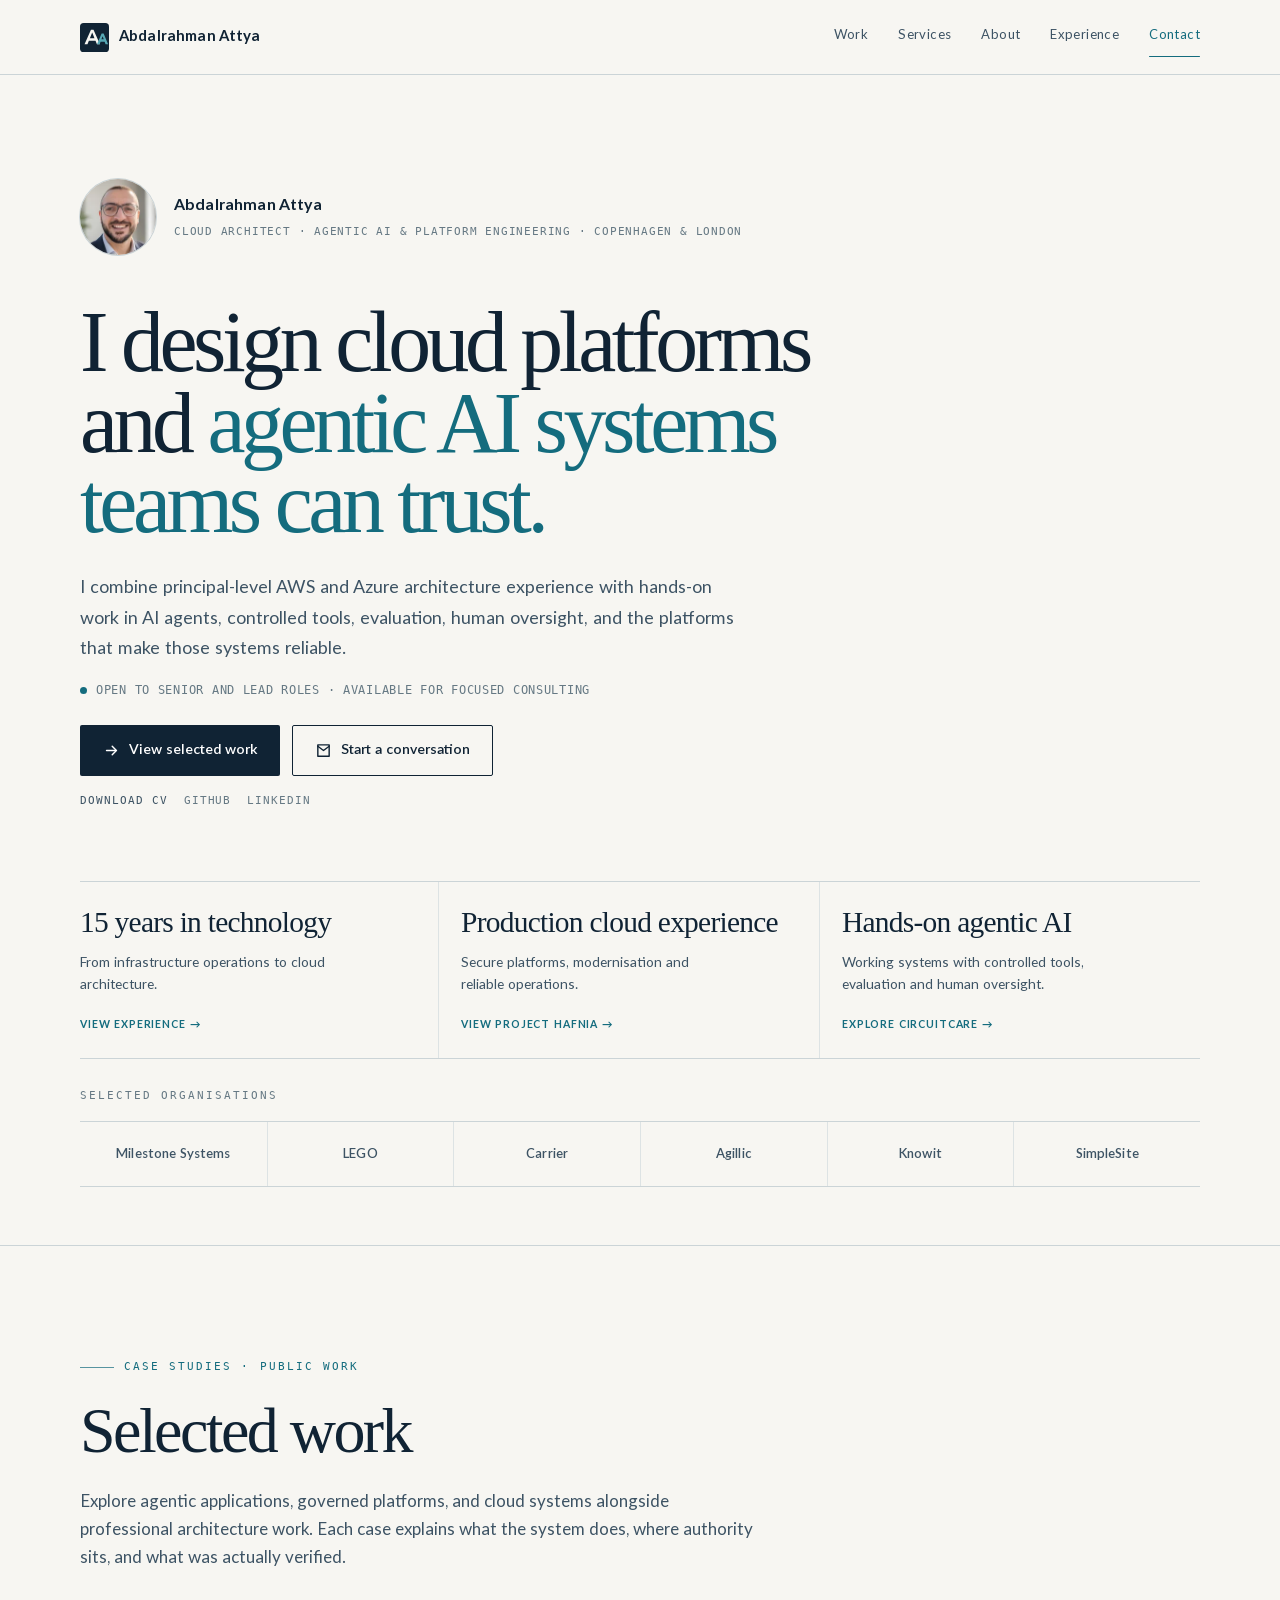
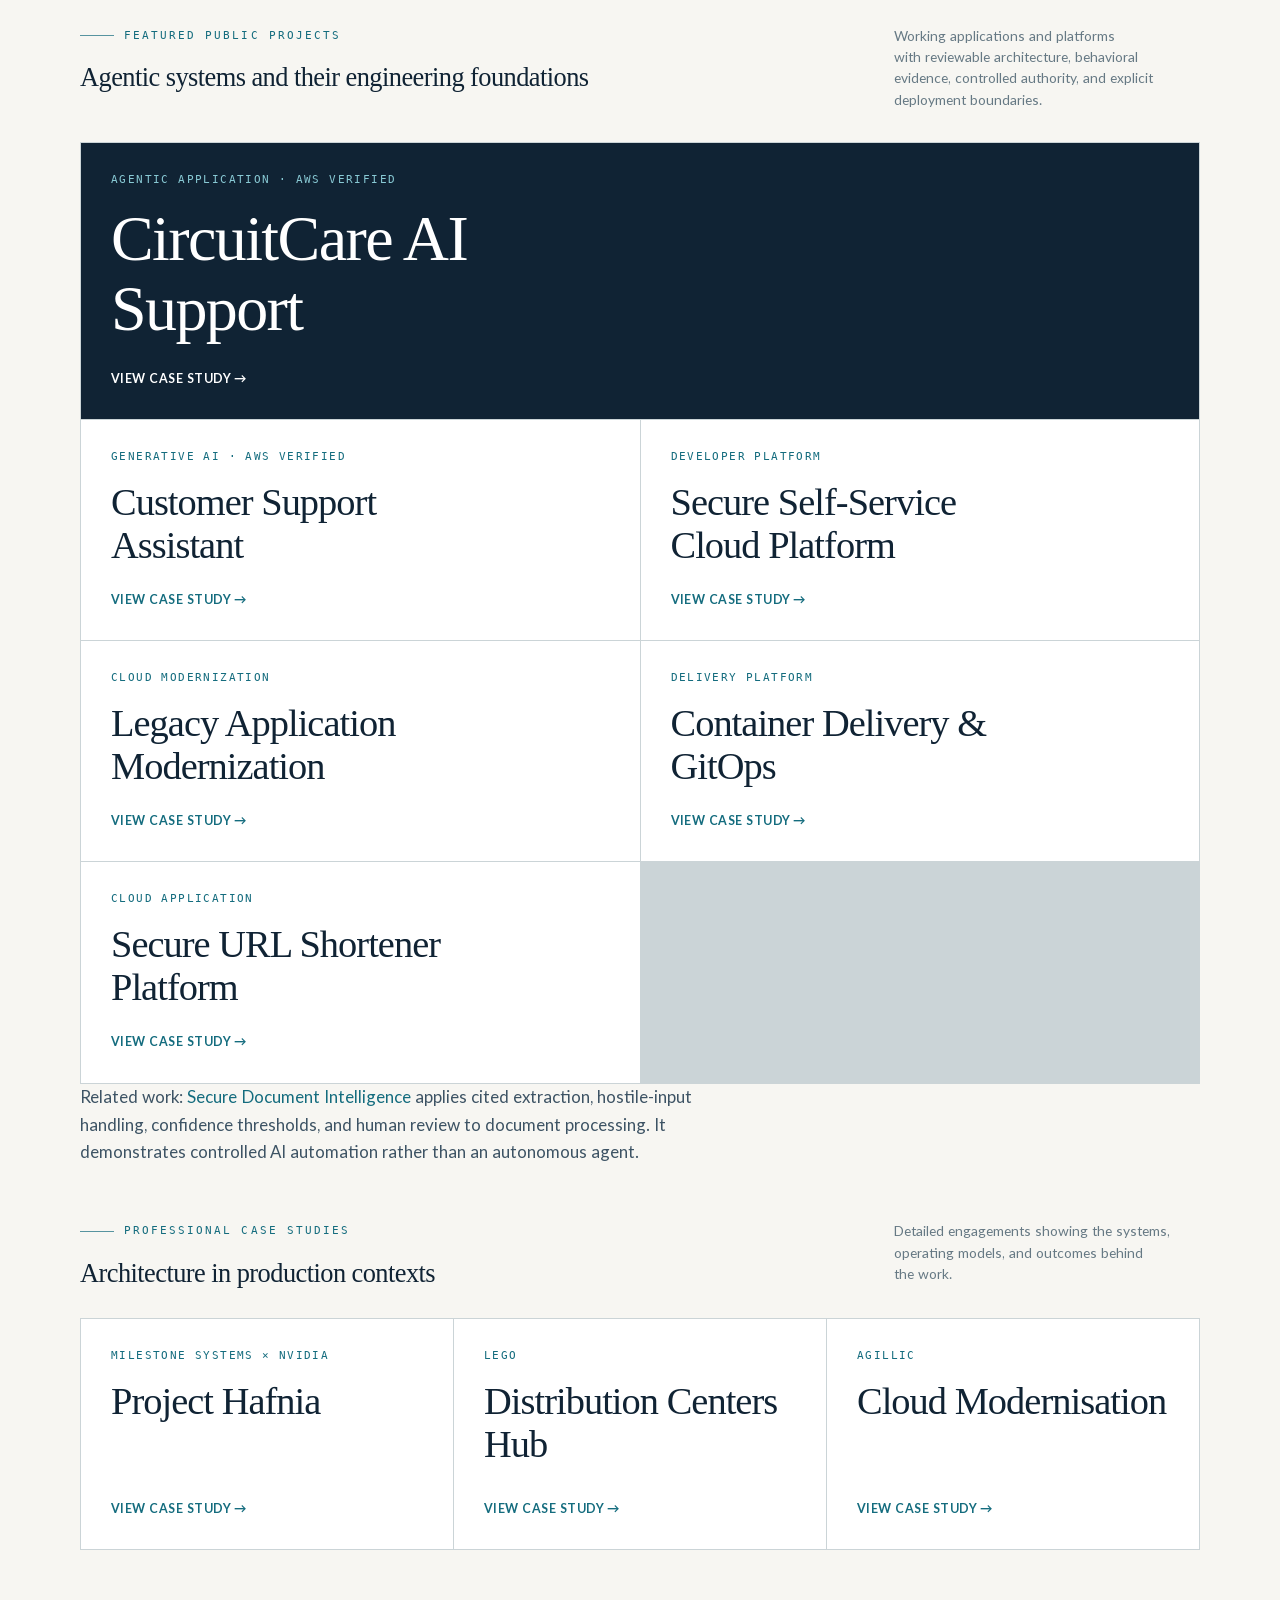
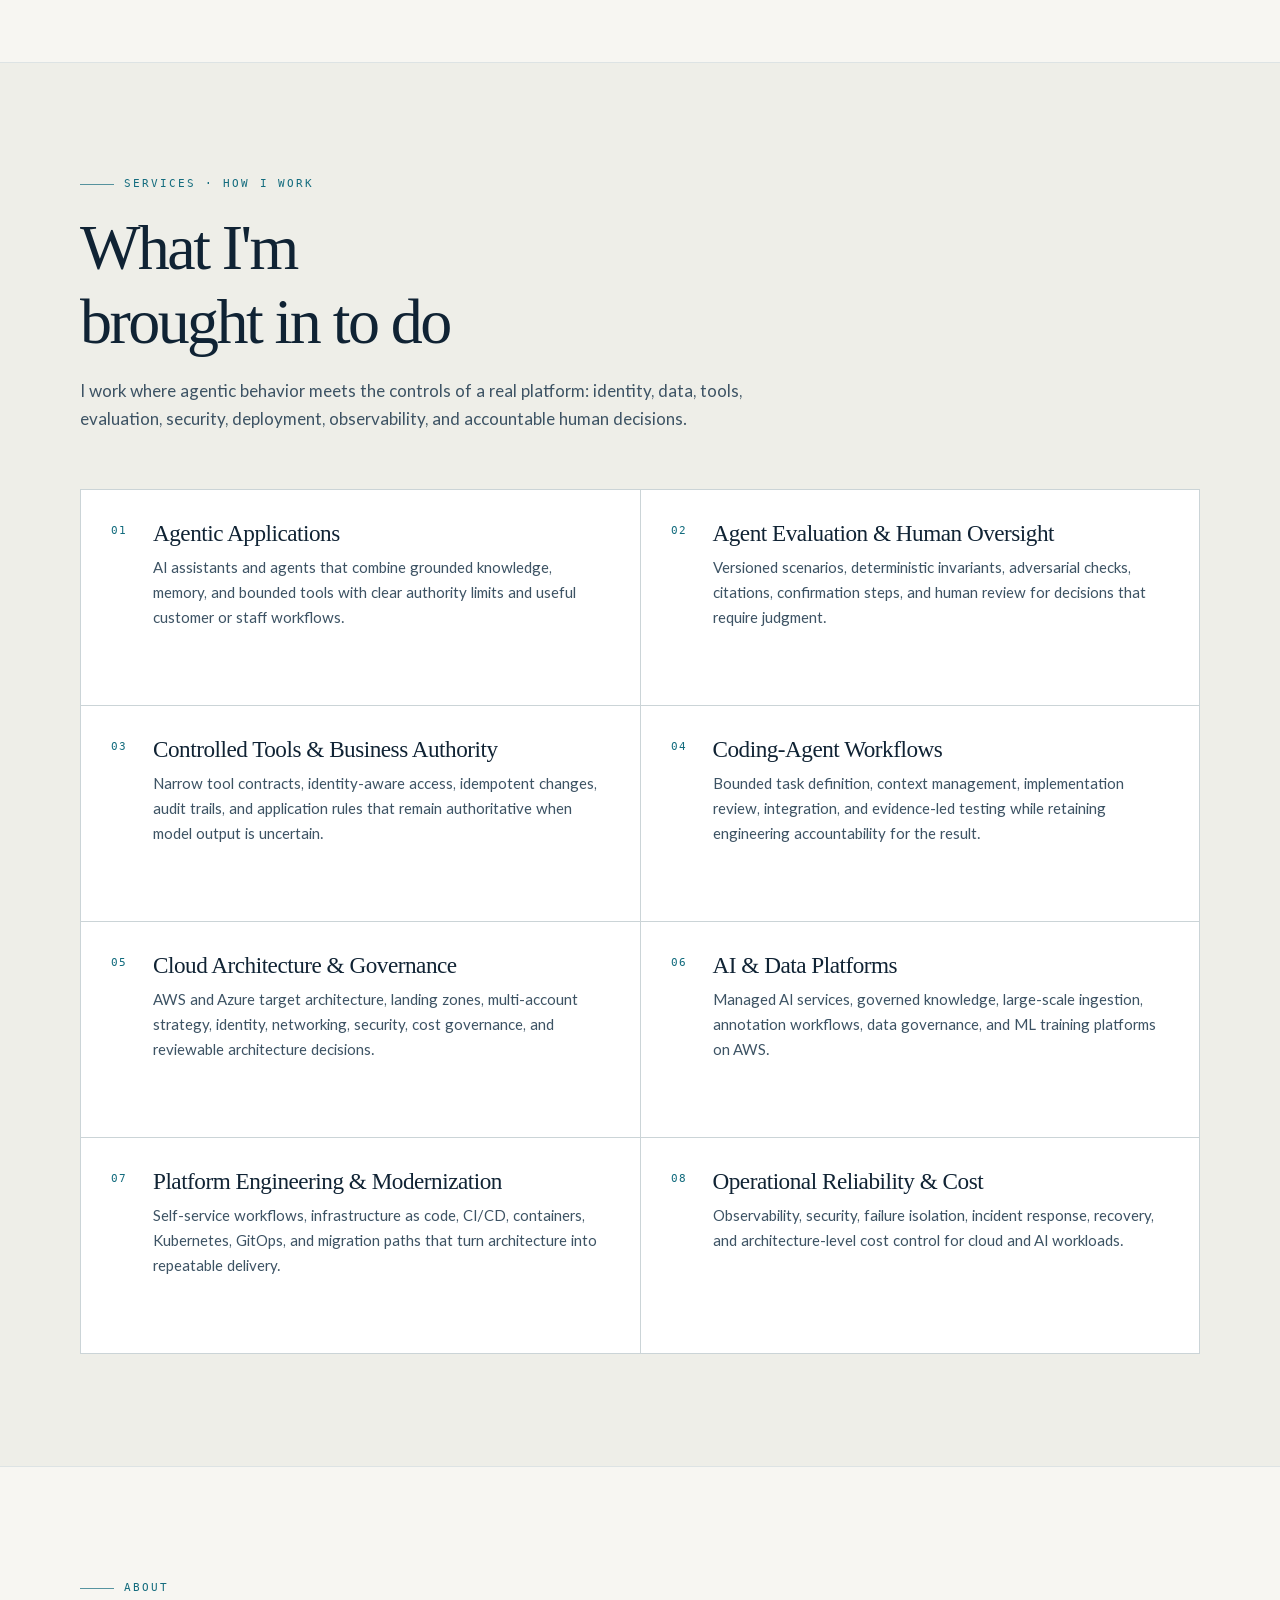
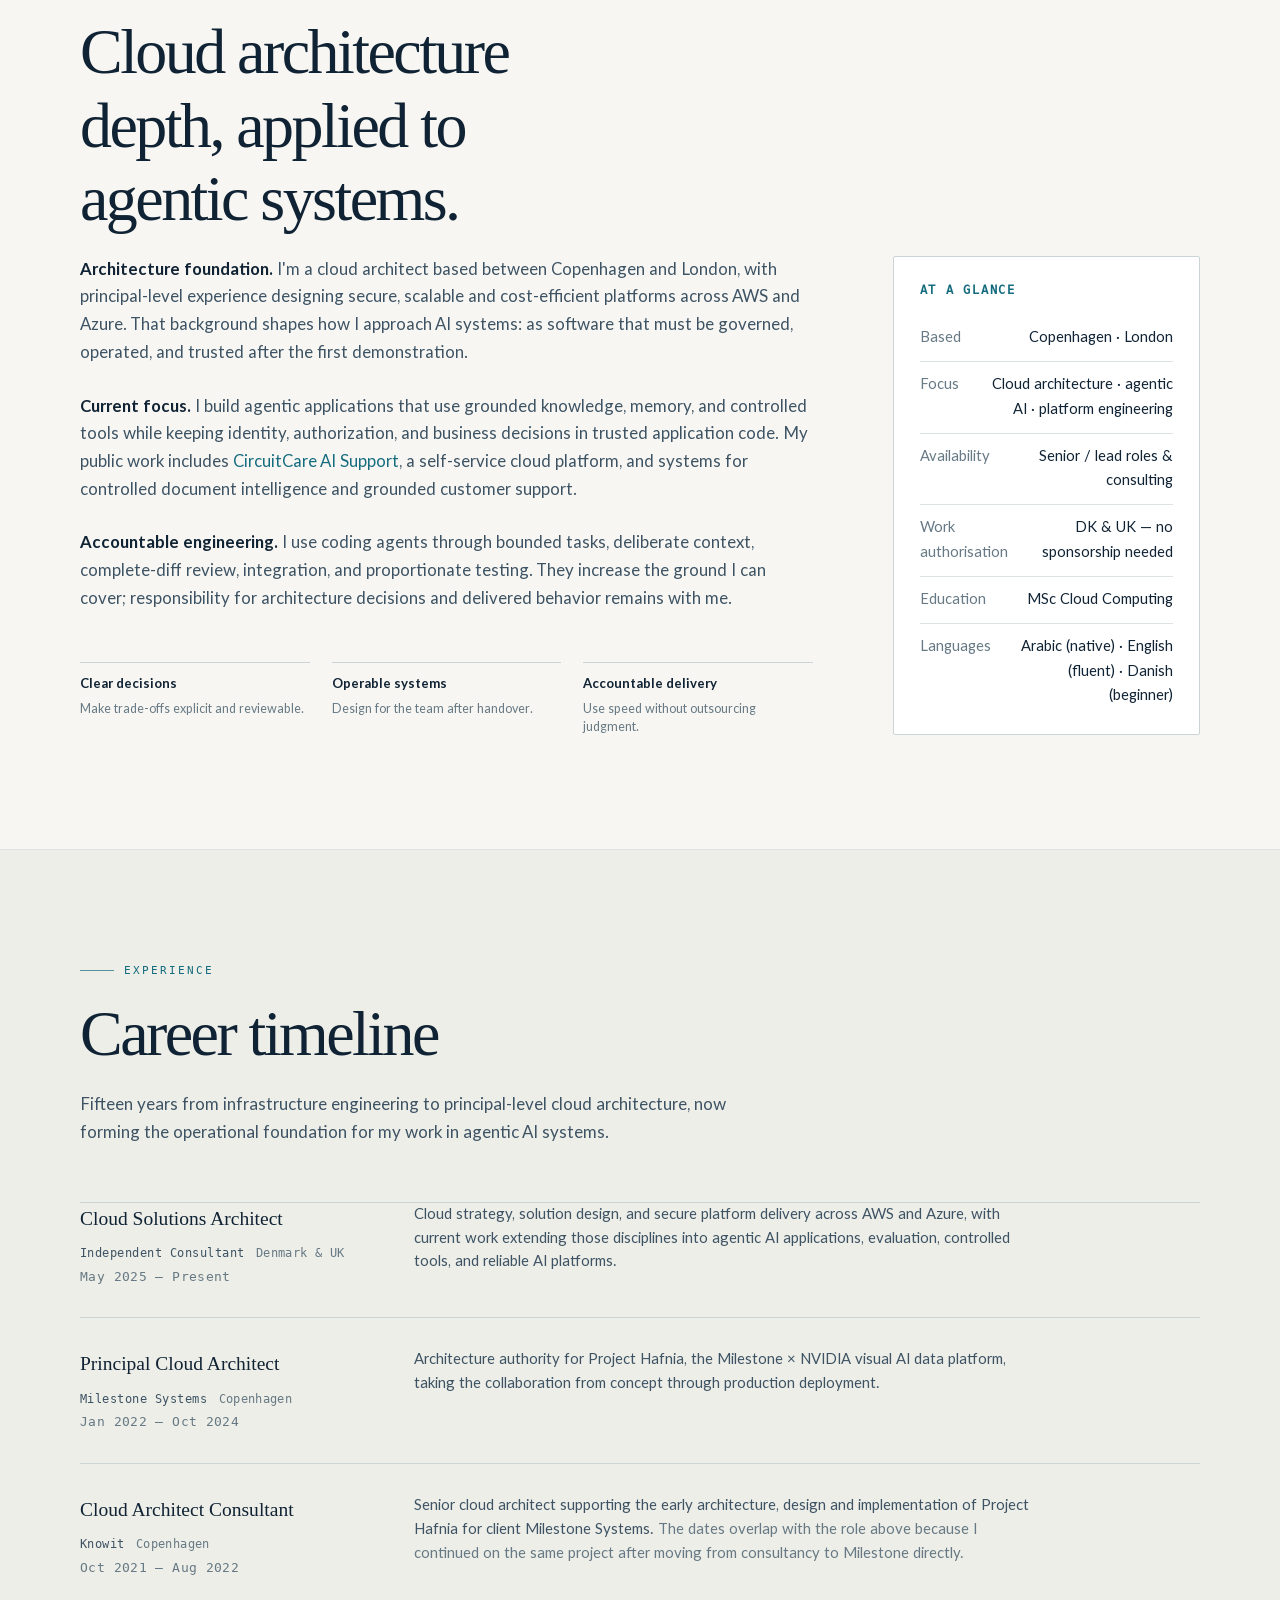
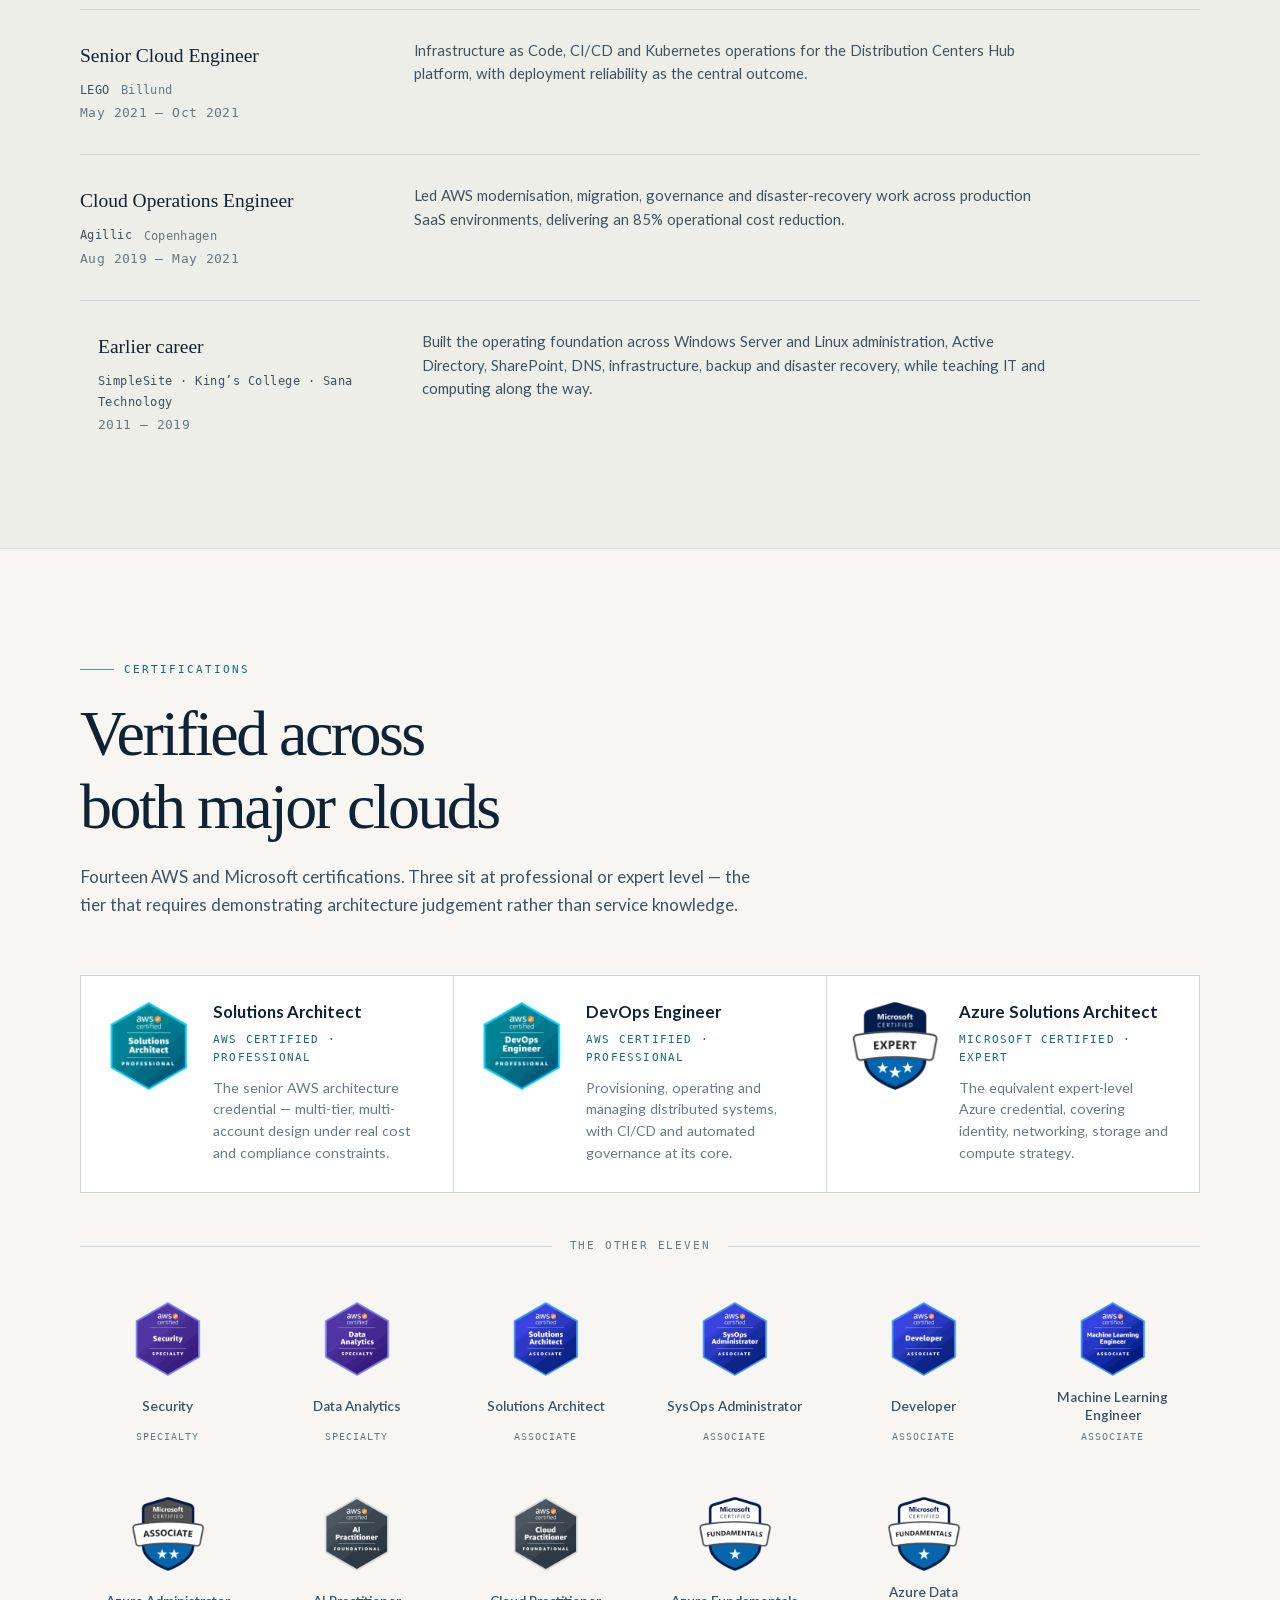
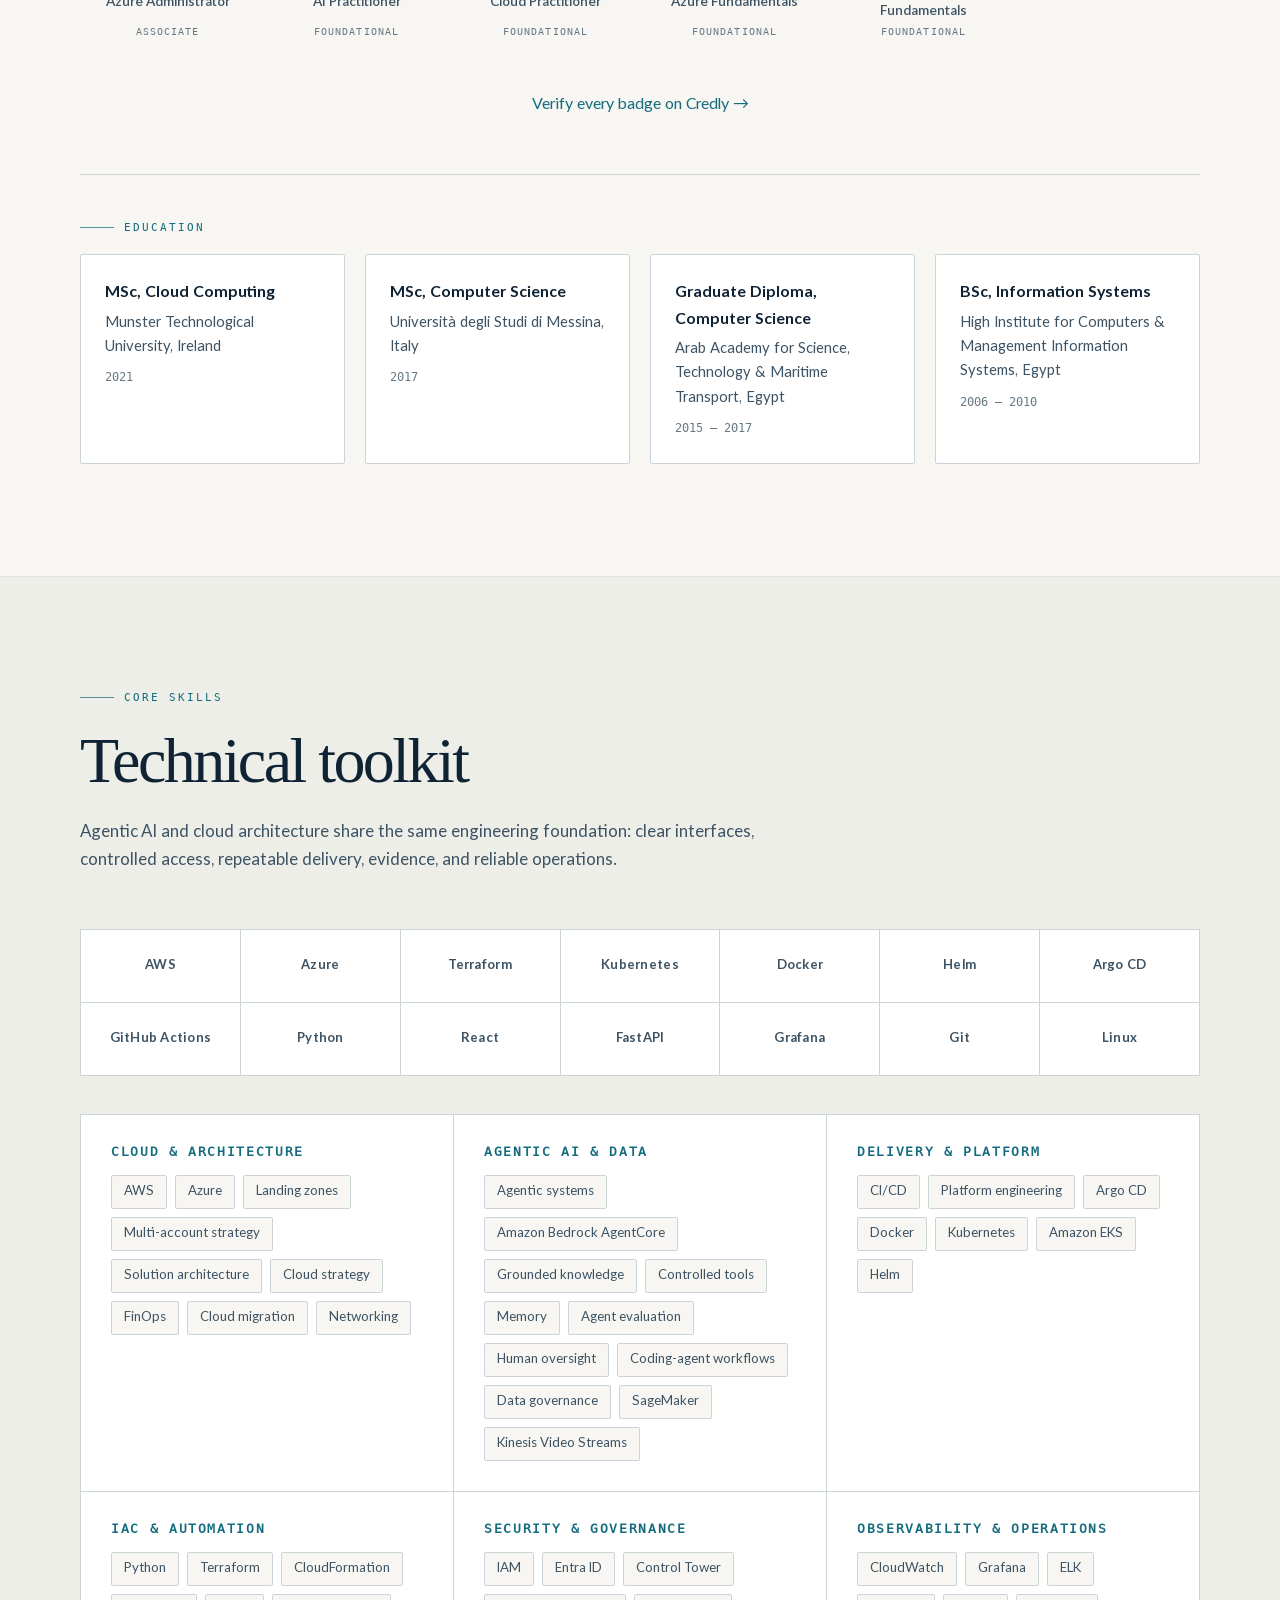
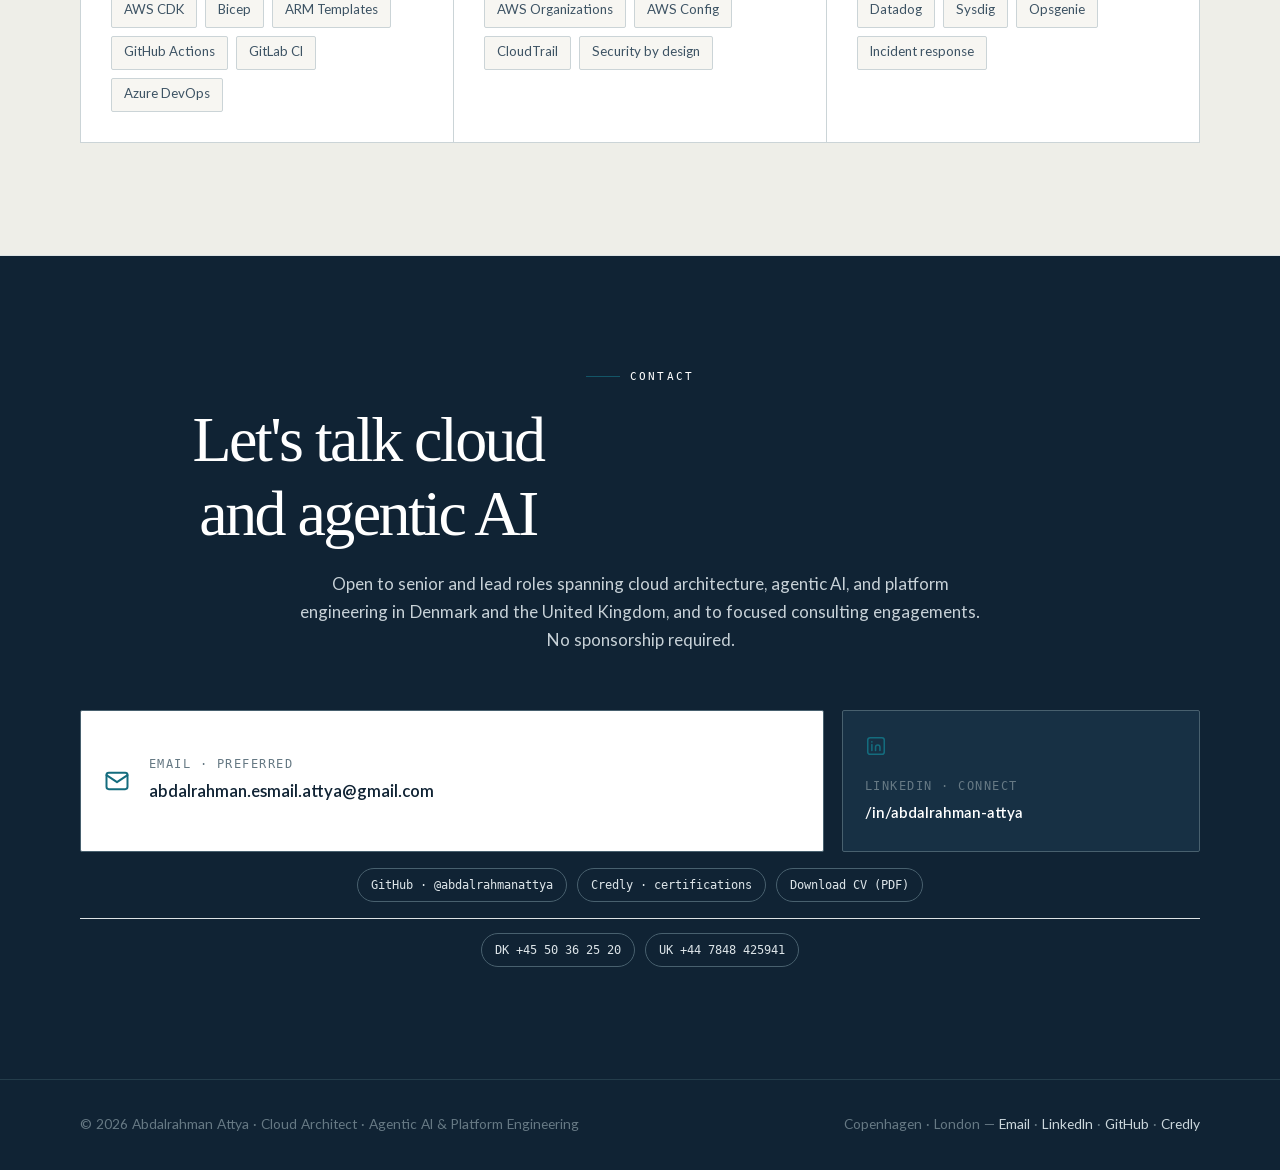
<file: index.html>
<!DOCTYPE html>
<html lang="en">
<head>
<meta charset="utf-8">
<meta name="viewport" content="width=device-width, initial-scale=1">
<title>Abdalrahman Attya — Cloud Architect | Agentic AI &amp; Platform Engineering</title>
<meta name="description" content="Cloud architect building agentic AI systems and the secure, reliable platforms behind them. 15 years in IT with deep AWS, Azure, platform engineering and cloud modernization experience. Copenhagen &amp; London.">
<meta name="author" content="Abdalrahman Attya">
<link rel="canonical" href="https://abdalrahmanattya.github.io/">
<meta property="og:type" content="profile">
<meta property="og:title" content="Abdalrahman Attya — Cloud Architect | Agentic AI &amp; Platform Engineering">
<meta property="og:description" content="Agentic AI systems and secure cloud platforms, backed by 15 years in IT and deep AWS and Azure architecture experience.">
<meta property="og:url" content="https://abdalrahmanattya.github.io/">
<meta property="og:image" content="https://abdalrahmanattya.github.io/assets/og-card-v2.png">
<meta property="og:image:width" content="1200">
<meta property="og:image:height" content="630">
<meta property="og:image:alt" content="Abdalrahman Attya — cloud architecture, agentic AI and platform engineering.">
<meta name="twitter:card" content="summary_large_image">
<meta name="twitter:image" content="https://abdalrahmanattya.github.io/assets/og-card-v2.png">
<meta name="theme-color" content="#f7f6f2">
<link rel="icon" href="assets/aa-mark.svg" type="image/svg+xml">
<link rel="preload" href="fonts/lato-400.woff2" as="font" type="font/woff2" crossorigin>
<link rel="preload" href="fonts/lato-700.woff2" as="font" type="font/woff2" crossorigin>

<script type="application/ld+json">
{
  "@context": "https://schema.org",
  "@type": "Person",
  "name": "Abdalrahman Attya",
  "jobTitle": "Cloud Architect — Agentic AI and Platform Engineering",
  "description": "Cloud architect building agentic AI systems and secure, reliable platforms, backed by 15 years in IT and deep AWS and Azure architecture experience.",
  "email": "mailto:abdalrahman.esmail.attya@gmail.com",
  "url": "https://abdalrahmanattya.github.io/",
  "image": "https://abdalrahmanattya.github.io/assets/headshot.jpg",
  "homeLocation": { "@type": "Place", "name": "Copenhagen, Denmark" },
  "workLocation": [
    { "@type": "Place", "name": "Copenhagen, Denmark" },
    { "@type": "Place", "name": "London, United Kingdom" }
  ],
  "sameAs": [
    "https://www.linkedin.com/in/abdalrahman-attya-567488186",
    "https://github.com/abdalrahmanattya",
    "https://www.credly.com/users/abdalrahman-attya"
  ],
  "knowsAbout": [
    "Cloud architecture","Agentic AI systems","AI agent evaluation","Controlled AI tools",
    "Amazon Bedrock AgentCore","Amazon Web Services","Microsoft Azure","Platform engineering",
    "Coding agent workflows","Kubernetes","Terraform","Infrastructure as Code","Cloud security",
    "AWS landing zones","FinOps","Machine learning platforms","Data governance"
  ],
  "alumniOf": [
    { "@type": "CollegeOrUniversity", "name": "Munster Technological University" },
    { "@type": "CollegeOrUniversity", "name": "Università degli Studi di Messina" },
    { "@type": "CollegeOrUniversity", "name": "Arab Academy for Science, Technology and Maritime Transport" }
  ],
  "hasCredential": [
    { "@type": "EducationalOccupationalCredential", "name": "AWS Certified Solutions Architect – Professional", "credentialCategory": "certification" },
    { "@type": "EducationalOccupationalCredential", "name": "AWS Certified DevOps Engineer – Professional", "credentialCategory": "certification" },
    { "@type": "EducationalOccupationalCredential", "name": "AWS Certified Security – Specialty", "credentialCategory": "certification" },
    { "@type": "EducationalOccupationalCredential", "name": "Microsoft Certified: Azure Solutions Architect Expert", "credentialCategory": "certification" }
  ]
}
</script>

<style>
  /* ============ Self-hosted fonts (no external requests) ============ */
  @font-face{font-family:"Site Sans";src:url("fonts/lato-400.woff2") format("woff2");font-weight:400;font-style:normal;font-display:swap}
  @font-face{font-family:"Site Sans";src:url("fonts/lato-600.woff2") format("woff2");font-weight:600;font-style:normal;font-display:swap}
  @font-face{font-family:"Site Sans";src:url("fonts/lato-700.woff2") format("woff2");font-weight:700;font-style:normal;font-display:swap}
  @font-face{font-family:"Site Mono";src:url("fonts/dejavumono-400.woff2") format("woff2");font-weight:400;font-style:normal;font-display:swap}
</style>
<style>
  /* ============ Tokens ============ */
  :root{
    --bg:#0a0f17;
    --bg-2:#0e1520;
    --panel:#111a26;
    --panel-2:#16212f;
    --line:#22303f;
    --line-soft:#1a2532;
    --txt:#e6edf5;
    --txt-2:#a9b8c9;
    --txt-3:#8b9bb0;   /* lightened for WCAG AA on card backgrounds (6.2:1) */
    --accent:#38e2c8;
    --accent-2:#5aa9ff;
    --accent-dim:rgba(56,226,200,.12);
    --radius:14px;
    --maxw:1180px;
    /* To swap in a different typeface, change these two lines only. */
    --mono:"Site Mono",ui-monospace,SFMono-Regular,"SF Mono",Menlo,Consolas,monospace;
    --sans:"Site Sans",-apple-system,BlinkMacSystemFont,"Segoe UI",Roboto,Helvetica,Arial,sans-serif;
  }

  /* ============ Base ============ */
  *,*::before,*::after{box-sizing:border-box}
  html{scroll-behavior:smooth;-webkit-text-size-adjust:100%}
  body{
    margin:0;background:var(--bg);color:var(--txt);
    font-family:var(--sans);font-size:16px;line-height:1.65;
    -webkit-font-smoothing:antialiased;overflow-x:hidden;
  }
  body::before{
    content:"";position:fixed;inset:0;pointer-events:none;z-index:0;
    background:
      radial-gradient(900px 500px at 78% -8%,rgba(56,226,200,.10),transparent 60%),
      radial-gradient(760px 460px at 8% 12%,rgba(90,169,255,.09),transparent 62%);
  }
  main,header,footer{position:relative;z-index:1}
  a{color:var(--accent);text-decoration:none}
  a:hover{text-decoration:underline}
  img{max-width:100%}
  ::selection{background:rgba(56,226,200,.28)}
  :focus-visible{outline:2px solid var(--accent);outline-offset:3px;border-radius:4px}

  .wrap{max-width:var(--maxw);margin:0 auto;padding:0 24px}
  .skip{position:absolute;left:-9999px}
  .skip:focus{left:16px;top:16px;z-index:100;background:var(--accent);color:#04120f;padding:10px 16px;border-radius:8px}

  h1,h2,h3,h4{line-height:1.15;margin:0;letter-spacing:-.021em;text-wrap:balance}
  h1{letter-spacing:-.032em}
  p{margin:0 0 1rem;text-wrap:pretty}
  /* Numerals line up in columns instead of jittering */
  .proof-signal .n,.tl-when,.d-s,.c-lv,.edu .yr{font-variant-numeric:tabular-nums}

  /* ============ Nav ============ */
  .nav{
    position:sticky;top:0;z-index:50;
    background:rgba(10,15,23,.82);backdrop-filter:blur(14px);
    border-bottom:1px solid var(--line-soft);
  }
  .nav-inner{max-width:var(--maxw);margin:0 auto;padding:0 24px;height:68px;display:flex;align-items:center;justify-content:space-between;gap:16px}
  .brand{display:flex;align-items:center;gap:10px;font-weight:700;color:var(--txt);letter-spacing:-.01em}
  .brand:hover{text-decoration:none}
  .brand-mark{
    width:32px;height:32px;border-radius:9px;display:grid;place-items:center;
    object-fit:cover
  }
  .nav-links{display:flex;align-items:center;gap:26px}
  .nav-links a{color:var(--txt-2);font-size:14px;font-weight:500}
  .nav-links a:hover{color:var(--accent);text-decoration:none}
  .nav-links a.active{color:var(--accent)}
  .nav-links a:not(.nav-cta){position:relative;padding-bottom:2px}
  .nav-links a:not(.nav-cta)::after{
    content:"";position:absolute;left:0;right:0;bottom:-4px;height:2px;border-radius:2px;
    background:var(--accent);transform:scaleX(0);transform-origin:left;transition:transform .22s ease
  }
  .nav-links a.active::after{transform:scaleX(1)}
  .nav-cta{
    padding:8px 16px;border:1px solid var(--accent);border-radius:999px;
    color:var(--accent) !important;font-size:14px;font-weight:600;
    transition:background .18s ease,color .18s ease;
  }
  .nav-cta:hover{background:var(--accent);color:#04120f !important}
  .nav-toggle{display:none;min-width:44px;min-height:44px;background:none;border:1px solid var(--line);color:var(--txt);border-radius:9px;padding:7px 11px;font-size:16px;cursor:pointer}

  /* ============ Layout helpers ============ */
  section{padding:96px 0;scroll-margin-top:68px}
  section:nth-of-type(even){background:var(--bg-2);border-block:1px solid var(--line-soft)}
  .eyebrow{
    font-family:var(--mono);font-size:12px;letter-spacing:.16em;text-transform:uppercase;
    color:var(--accent);margin-bottom:14px;display:flex;align-items:center;gap:10px;
  }
  .eyebrow::before{content:"";width:26px;height:1px;background:var(--accent);opacity:.7}
  .sec-title{font-size:clamp(1.7rem,3.4vw,2.4rem);margin-bottom:14px}
  .sec-lead{color:var(--txt-2);max-width:64ch;margin-bottom:44px;font-size:1.03rem}

  /* ============ Hero ============ */
  .hero{padding:72px 0 48px;border-bottom:1px solid var(--line-soft)}
  .hero-grid{display:block}
  .hero-copy{max-width:960px}

  .byline{display:flex;align-items:center;gap:18px;margin-bottom:36px}
  .avatar{
    width:70px;height:70px;border-radius:50%;overflow:hidden;flex:none;
    border:1px solid var(--line);box-shadow:0 0 0 4px rgba(56,226,200,.09)
  }
  .avatar img{width:100%;height:100%;object-fit:cover;display:block}
  .by-name{font-size:1.14rem;font-weight:700;letter-spacing:-.018em;color:var(--txt)}
  .by-role{font-family:var(--mono);font-size:.76rem;letter-spacing:.055em;color:var(--txt-3);margin-top:5px}
  .dot{width:7px;height:7px;border-radius:50%;background:var(--accent);box-shadow:0 0 0 0 rgba(56,226,200,.6);animation:pulse 2.4s infinite}
  @keyframes pulse{0%{box-shadow:0 0 0 0 rgba(56,226,200,.55)}70%{box-shadow:0 0 0 9px rgba(56,226,200,0)}100%{box-shadow:0 0 0 0 rgba(56,226,200,0)}}

  .hero h1{font-size:clamp(2.65rem,6.2vw,4.65rem);line-height:1.04;letter-spacing:-.045em;max-width:920px;margin-bottom:22px}
  .hero h1 .accent{color:var(--accent)}
  .hero p.lede{color:var(--txt-2);font-size:clamp(1.03rem,1.6vw,1.15rem);line-height:1.65;max-width:62ch;margin-bottom:18px}
  .availability{display:flex;align-items:center;gap:9px;color:var(--txt-3);font:12px var(--mono);letter-spacing:.045em;margin:0;max-width:76ch}
  .availability .dot{flex:none}
  .btns{display:flex;flex-wrap:wrap;gap:12px;margin-top:28px}
  .btn{
    display:inline-flex;align-items:center;gap:9px;padding:12px 24px;border-radius:10px;
    font-weight:600;font-size:.95rem;border:1px solid transparent;transition:transform .16s ease,background .18s ease,border-color .18s ease
  }
  .btn:hover{text-decoration:none;transform:translateY(-2px)}
  .btn-primary{background:var(--accent);color:#04120f}
  .btn-primary:hover{background:#5cf0d9}
  .btn-ghost{border-color:var(--line);color:var(--txt)}
  .btn-ghost:hover{border-color:var(--accent);color:var(--accent)}

  .hero-utilities{display:flex;flex-wrap:wrap;gap:16px;margin-top:15px;font:.72rem var(--mono);letter-spacing:.06em}
  .hero-utilities a{color:var(--txt-3)}
  .hero-utilities a:hover{color:var(--accent)}
  .cv-link{color:var(--txt-2) !important}
  .proof-strip{display:flex;flex-wrap:wrap;margin-top:56px;border-top:1px solid var(--line);border-bottom:1px solid var(--line);max-width:920px}
  .proof-signal{display:flex;flex:1 1 0;flex-direction:column;min-width:190px;padding:18px 22px 18px 0}
  .proof-signal + .proof-signal{padding-left:22px;border-left:1px solid var(--line-soft)}
  .proof-heading{display:block;font-family:var(--mono);font-size:1.25rem;font-weight:700;line-height:1.2;color:var(--accent)}
  .proof-copy{display:block;margin-top:10px;color:var(--txt-2);font-size:.88rem;line-height:1.5}
  .proof-link{align-self:flex-start;margin-top:auto;padding-top:16px;color:var(--txt-3);font-size:.72rem;text-transform:uppercase;letter-spacing:.09em}

  .logos{margin-top:0;padding-top:28px}
  .logos-label{font-family:var(--mono);font-size:11px;letter-spacing:.18em;text-transform:uppercase;color:var(--txt-3);margin-bottom:16px}
  .logos-row{display:grid;grid-template-columns:repeat(6,minmax(0,1fr));gap:0;align-items:stretch;border-block:1px solid var(--line)}
  .client{display:flex;align-items:center;justify-content:center;min-height:64px;padding:8px 12px;color:var(--txt-2);font-family:var(--sans);font-size:.82rem;font-weight:600;letter-spacing:.01em;text-align:center}
  .client + .client{border-left:1px solid var(--line-soft)}
  .cl-mark{display:none}
  .sr{position:absolute;width:1px;height:1px;overflow:hidden;clip:rect(0 0 0 0);white-space:nowrap}


  /* ============ About ============ */
  .about-grid{display:grid;grid-template-columns:1.5fr 1fr;gap:56px}
  .about-copy{display:grid;gap:18px}
  .about-block{color:var(--txt-2);font-size:1rem;line-height:1.65}
  .about-block strong{color:var(--txt)}
  .principles{display:grid;grid-template-columns:repeat(3,1fr);gap:10px;margin:24px 0 0;padding:0;list-style:none}
  .principles li{border-top:1px solid var(--line);padding-top:11px}
  .principles strong{display:block;color:var(--txt);font-size:.83rem}
  .principles span{display:block;color:var(--txt-3);font-size:.78rem;line-height:1.45;margin-top:4px}
  .facts{border:1px solid var(--line);background:var(--panel);border-radius:var(--radius);padding:26px;height:fit-content}
  .facts h3{font-size:.78rem;font-family:var(--mono);letter-spacing:.14em;text-transform:uppercase;color:var(--accent);margin-bottom:18px}
  .fact{display:flex;justify-content:space-between;gap:18px;padding:11px 0;border-bottom:1px solid var(--line-soft);font-size:.92rem}
  .fact:last-child{border-bottom:0;padding-bottom:0}
  .fact dt{color:var(--txt-3)}
  .fact dd{margin:0;color:var(--txt);text-align:right;font-weight:500}
  dl.facts-list{margin:0}

  /* ============ Services ============ */
  .cards{display:grid;grid-template-columns:repeat(auto-fit,minmax(290px,1fr));gap:22px}
  .card{
    border:1px solid var(--line);background:var(--panel);border-radius:var(--radius);padding:28px;
    transition:border-color .2s ease,transform .2s ease,background .2s ease
  }
  .card:hover{border-color:rgba(56,226,200,.45);transform:translateY(-3px);background:var(--panel-2)}
  .card .ico{display:block;width:42px;height:42px;margin-bottom:18px;padding:9px;border:1px solid rgba(56,226,200,.35);border-radius:12px;background:var(--accent-dim);color:var(--accent)}
  .card h3{font-size:1.08rem;margin-bottom:10px}
  .card p{color:var(--txt-2);font-size:.94rem;margin:0}

  /* ============ Case studies ============ */
  .tags{display:flex;flex-wrap:wrap;gap:8px}
  .tag{
    font-family:var(--mono);font-size:.74rem;padding:4px 11px;border-radius:6px;
    background:var(--panel-2);border:1px solid var(--line);color:var(--txt-2)
  }
  /* ============ Tabbed case studies ============ */
  .tabs{
    display:flex;gap:6px;flex-wrap:nowrap;overflow-x:auto;scrollbar-width:thin;margin-bottom:-1px;position:relative;z-index:2;padding-bottom:1px
  }
  .tab{
    display:flex;flex-direction:column;gap:3px;align-items:flex-start;
    flex:0 0 auto;background:var(--bg-2);border:1px solid var(--line);border-bottom-color:transparent;
    border-radius:10px 10px 0 0;padding:13px 20px;cursor:pointer;
    font-family:inherit;color:var(--txt-2);text-align:left;
    transition:color .18s ease,background .18s ease,border-color .18s ease
  }
  .tab .t-org{font-family:var(--mono);font-size:.68rem;letter-spacing:.13em;text-transform:uppercase;color:var(--txt-3);transition:color .18s ease}
  .tab .t-name{font-size:.94rem;font-weight:600;letter-spacing:-.01em}
  .tab:hover{color:var(--txt);background:var(--panel-2)}
  .tab:hover .t-org{color:var(--txt-2)}
  .tab[aria-selected="true"]{
    background:var(--panel);color:var(--txt);
    border-color:var(--line);border-bottom-color:var(--panel);
    box-shadow:inset 0 2px 0 0 var(--accent)
  }
  .tab[aria-selected="true"] .t-org{color:var(--accent)}
  .tab:focus-visible{outline:2px solid var(--accent);outline-offset:-2px}

  .panels{border:1px solid var(--line);background:var(--panel);border-radius:0 var(--radius) var(--radius) var(--radius);padding:34px}
  .panel[hidden]{display:none}
  .panel{animation:fadein .3s ease}
  @keyframes fadein{from{opacity:0;transform:translateY(6px)}to{opacity:1;transform:none}}
  .panel .case-head{display:flex;flex-wrap:wrap;justify-content:space-between;gap:12px;align-items:baseline;margin-bottom:8px}
  .panel .case-head h4{font-size:1.28rem}
  .panel .case-org{font-family:var(--mono);font-size:.8rem;color:var(--accent);letter-spacing:.05em}
  .panel .case-meta{font-size:.86rem;color:var(--txt-3);margin-bottom:18px}
  .panel p.sum{color:var(--txt-2);margin-bottom:20px;max-width:80ch}
  .panel ul{margin:0 0 22px;padding-left:0;list-style:none;display:grid;gap:11px}
  .panel li{position:relative;padding-left:24px;color:var(--txt-2);font-size:.95rem;max-width:82ch}
  .panel li::before{content:"";position:absolute;left:2px;top:.62em;width:7px;height:7px;border-radius:2px;background:var(--accent);opacity:.65}
  .panel li b{color:var(--txt);font-weight:600}
  .panel figure.diagram{background:var(--bg-2)}
  /* Without JS the tab bar stays hidden and all project panels render in sequence */
  .cases .tabs{display:none}
  .cases.js .tabs{display:flex}
  .cases:not(.js) .panels{border-radius:var(--radius)}
  #cases:not(.js) .panels{display:flex;flex-direction:column}
  #cases:not(.js) #panel-circuitcare{order:1}
  #cases:not(.js) #panel-support{order:2}
  #cases:not(.js) #panel-ssp{order:3}
  #cases:not(.js) #panel-legacy{order:4}
  #cases:not(.js) #panel-container{order:5}
  #cases:not(.js) #panel-shortener{order:6}
  #cases:not(.js) .panel{margin-top:40px;padding-top:40px;border-top:1px solid var(--line)}
  #cases:not(.js) #panel-circuitcare{margin-top:0;padding-top:0;border-top:0}

  /* ============ Timeline ============ */
  .tl{display:grid;gap:0}
  .tl-item{position:relative;display:grid;grid-template-columns:minmax(210px,.55fr) minmax(0,1.45fr);column-gap:36px;padding:24px 0;border-top:1px solid var(--line)}
  .tl-item:last-child{padding-bottom:0}
  .tl-item:first-child{border-top:0;padding-top:0}
  .tl-role{grid-column:1;font-size:1.05rem;font-weight:650;margin-bottom:3px}
  .tl-org{display:flex;align-items:center;gap:11px;flex-wrap:wrap;color:var(--txt-3);margin-top:5px}
  .tl-mark{display:none;color:var(--txt-2);transition:color .2s ease}
  .tl-org .org-name{font-family:var(--mono);font-size:.78rem;letter-spacing:.04em;color:var(--txt-2)}
  .tl-item:hover .tl-mark{color:var(--accent)}
  .tl-loc{font-family:var(--mono);font-size:.76rem;letter-spacing:.03em}
  .tl-when{grid-column:1;font-family:var(--mono);font-size:.79rem;color:var(--txt-3);margin-top:3px;letter-spacing:.03em}
  .tl-note{grid-column:2;grid-row:1 / span 3;color:var(--txt-2);font-size:.93rem;margin:0;max-width:70ch;align-self:start;line-height:1.6}
  .tl-item.earlier{background:rgba(17,26,38,.28);padding-inline:18px}

  /* ============ Tech logo grid ============ */
  .logo-grid{
    display:grid;grid-template-columns:repeat(auto-fit,minmax(108px,1fr));
    gap:12px;margin-bottom:38px
  }
  .logo{
    border:1px solid var(--line);background:var(--panel);border-radius:12px;
    padding:18px 8px 14px;text-align:center;
    transition:border-color .2s ease,background .2s ease,transform .2s ease
  }
  .logo:hover{border-color:rgba(56,226,200,.45);background:var(--panel-2);transform:translateY(-2px)}
  .logo svg{width:30px;height:30px;display:block;margin:0 auto 11px;color:var(--brand,var(--txt-2));
    filter:saturate(.9);transition:filter .2s ease,transform .2s ease}
  .logo:hover svg{filter:saturate(1.15);transform:scale(1.06)}
  .logo .nm{font-family:var(--mono);font-size:.74rem;color:var(--txt-3);letter-spacing:.02em;transition:color .2s ease}
  .logo:hover .nm{color:var(--txt-2)}

  /* ============ Architecture diagrams ============ */
  figure.diagram{
    margin:30px 0 0;border:1px solid var(--line);background:var(--panel);
    border-radius:var(--radius);padding:22px 22px 18px
  }
  .diagram-scroll{overflow-x:auto;-webkit-overflow-scrolling:touch;scrollbar-width:thin}
  .diagram-scroll svg{width:100%;min-width:680px;height:auto;display:block}
  .diagram-scroll::after{content:"Swipe to explore the architecture →";display:block;margin-top:8px;color:var(--txt-3);font:10px var(--mono);letter-spacing:.06em;text-align:right}
  .diagram figcaption{
    margin-top:16px;padding-top:14px;border-top:1px solid var(--line-soft);
    font-size:.85rem;color:var(--txt-3);line-height:1.55
  }
  .diagram figcaption b{color:var(--txt-2);font-weight:600}
  .case-status{font-family:var(--mono);font-size:.7rem;letter-spacing:.05em;color:var(--accent);text-align:right}
  .repo-links{margin:20px 0 0;color:var(--txt-2);font-size:.9rem}
  .case-group + .case-group{margin-top:58px;padding-top:36px;border-top:1px solid var(--line)}
  .case-group-head{display:grid;grid-template-columns:minmax(0,1fr) minmax(220px,34ch);align-items:end;gap:20px;margin-bottom:20px}
  .case-group-head h3{font-size:1.35rem;margin-top:5px}
  .case-group-head p{color:var(--txt-3);font-size:.86rem;line-height:1.55;margin:0}
  .d-box{fill:var(--panel-2);stroke:var(--line);stroke-width:1.2}
  .d-box.hi{fill:rgba(56,226,200,.09);stroke:rgba(56,226,200,.45)}
  .d-band{fill:rgba(255,255,255,.018);stroke:var(--line-soft);stroke-width:1.2;stroke-dasharray:5 5}
  .d-t{fill:var(--txt);font-family:var(--sans);font-size:13px;font-weight:600}
  .d-s{fill:var(--txt-3);font-family:var(--mono);font-size:10.5px}
  .d-h{fill:var(--accent);font-family:var(--mono);font-size:10.5px;letter-spacing:.14em}
  .d-line{stroke:var(--line);stroke-width:1.6;fill:none}
  .d-line.dash{stroke:var(--line-soft);stroke-dasharray:5 5}
  .d-line.acc{stroke:rgba(56,226,200,.6)}

  /* ============ Skills ============ */
  .skill-grid{display:grid;grid-template-columns:repeat(auto-fit,minmax(310px,1fr));gap:20px}
  .skill{border:1px solid var(--line);background:var(--panel);border-radius:var(--radius);padding:24px}
  .skill h3{font-size:.79rem;font-family:var(--mono);letter-spacing:.13em;text-transform:uppercase;color:var(--accent);margin-bottom:16px}
  .chips{display:flex;flex-wrap:wrap;gap:8px}
  .chip{font-size:.83rem;padding:5px 12px;border-radius:999px;background:var(--panel-2);border:1px solid var(--line);color:var(--txt-2)}

  /* ============ Certifications ============ */
  .cert-feature{display:grid;grid-template-columns:repeat(3,1fr);gap:18px}
  .cert-feat{
    display:grid;grid-template-columns:88px 1fr;gap:20px;align-items:start;
    border:1px solid var(--line);background:var(--panel);border-radius:var(--radius);
    padding:26px 24px;color:inherit;
    transition:border-color .2s ease,background .2s ease,transform .2s ease
  }
  .cert-feat:hover{border-color:rgba(56,226,200,.45);background:var(--panel-2);transform:translateY(-3px);text-decoration:none}
  .cf-art{
    display:block;width:88px;height:88px;background-image:var(--badge);
    background-size:contain;background-repeat:no-repeat;background-position:center
  }
  .cf-body{min-width:0}
  .cf-name{font-size:1.05rem;font-weight:650;line-height:1.3;color:var(--txt);text-wrap:balance}
  .cf-issuer{font-family:var(--mono);font-size:.68rem;letter-spacing:.11em;text-transform:uppercase;color:var(--accent);margin-top:7px}
  .cf-note{margin:12px 0 0;font-size:.88rem;line-height:1.55;color:var(--txt-3)}

  .cert-rule{display:flex;align-items:center;gap:18px;margin:44px 0 26px}
  .cert-rule::before,.cert-rule::after{content:"";flex:1;height:1px;background:var(--line)}
  .cert-rule span{font-family:var(--mono);font-size:.7rem;letter-spacing:.16em;text-transform:uppercase;color:var(--txt-3)}

  .cert-grid{display:grid;grid-template-columns:repeat(auto-fit,minmax(150px,1fr));gap:14px}
  .cert{
    display:flex;flex-direction:column;align-items:center;text-align:center;gap:3px;
    padding:20px 12px 16px;border-radius:12px;color:inherit;border:1px solid transparent;
    transition:background .2s ease,border-color .2s ease,transform .2s ease
  }
  .cert:hover{background:var(--panel);border-color:var(--line);transform:translateY(-2px);text-decoration:none}
  .c-art{
    display:block;width:74px;height:74px;margin-bottom:11px;background-image:var(--badge);
    background-size:contain;background-repeat:no-repeat;background-position:center;
    filter:saturate(.92);transition:filter .2s ease
  }
  .cert:hover .c-art{filter:saturate(1.05)}
  .c-name{font-size:.85rem;font-weight:600;line-height:1.3;color:var(--txt-2);
    min-height:2.6em;display:flex;align-items:center;justify-content:center}
  .cert:hover .c-name{color:var(--txt)}
  .c-lv{font-family:var(--mono);font-size:.63rem;letter-spacing:.11em;text-transform:uppercase;color:var(--txt-3)}
  .cert-verify{text-align:center;margin:34px 0 0}
  .edu-block{margin-top:56px;padding-top:44px;border-top:1px solid var(--line)}

  /* ============ Education ============ */
  .edu-grid{display:grid;grid-template-columns:repeat(auto-fit,minmax(260px,1fr));gap:20px}
  .edu{border:1px solid var(--line);background:var(--panel);border-radius:var(--radius);padding:24px}
  .edu .deg{font-weight:650;margin-bottom:5px}
  .edu .inst{color:var(--txt-2);font-size:.92rem}
  .edu .yr{font-family:var(--mono);font-size:.78rem;color:var(--txt-3);margin-top:8px}


  /* ============ Contact ============ */
  .contact{text-align:center}
  .contact .sec-lead{margin-left:auto;margin-right:auto}
  .contact-panel{display:grid;grid-template-columns:1.35fr .65fr;gap:18px;margin-top:8px;text-align:left}
  .contact-cards{display:contents}
  .cc{
    border:1px solid var(--line);background:var(--panel);border-radius:var(--radius);padding:24px 22px;
    display:block;color:inherit;transition:border-color .2s ease,transform .2s ease
  }
  .cc:hover{border-color:var(--accent);transform:translateY(-3px);text-decoration:none}
  .cc svg{width:22px;height:22px;stroke:var(--accent);fill:none;stroke-width:1.7;stroke-linecap:round;stroke-linejoin:round;margin-bottom:12px}
  .cc .k{font-family:var(--mono);font-size:.72rem;letter-spacing:.13em;text-transform:uppercase;color:var(--txt-3);margin-bottom:6px}
  .cc .v{font-size:.94rem;font-weight:550;word-break:break-word}
  .cc-primary{display:flex;align-items:center;gap:18px;background:linear-gradient(145deg,rgba(17,26,38,.95),rgba(10,15,23,.86))}
  .cc-primary svg{flex:none;width:28px;height:28px;margin:0}
  .cc-primary .k{margin:0 0 4px}
  .cc-primary .v{font-size:1.05rem}
  .contact-utilities,.phone-row{display:flex;flex-wrap:wrap;gap:10px;justify-content:center;margin-top:16px}
  .contact-utilities a,.phone-row a{display:inline-flex;align-items:center;gap:7px;border:1px solid var(--line);border-radius:999px;padding:9px 13px;color:var(--txt-2);font:.75rem var(--mono)}
  .contact-utilities a:hover,.phone-row a:hover{border-color:var(--accent);color:var(--accent);text-decoration:none}
  .phone-row{padding-top:14px;border-top:1px solid var(--line-soft)}

  /* ============ Footer ============ */
  footer{border-top:1px solid var(--line-soft);padding:34px 0;background:var(--bg)}
  .foot{display:flex;flex-wrap:wrap;justify-content:space-between;gap:14px;align-items:center;font-size:.86rem;color:var(--txt-3)}
  .foot a{color:var(--txt-3)}
  .foot a:hover{color:var(--accent)}

  /* ============ Reveal ============ */
  .rv{opacity:0;transform:translateY(18px);transition:opacity .6s ease,transform .6s ease}
  .rv.in{opacity:1;transform:none}



  /* ============ Responsive ============ */
  @media (max-width:900px){
    .nav-inner{padding-inline:16px;gap:10px}
    .brand{white-space:nowrap}
    .nav-links{gap:14px}
    .nav-links a{font-size:12px}
    .nav-cta{padding:7px 11px;white-space:nowrap}
    .about-grid{grid-template-columns:1fr;gap:44px}
    .cert-feature{grid-template-columns:1fr}
    .cert-feat{grid-template-columns:76px 1fr;gap:18px;padding:22px 20px}
    .logos-row{grid-template-columns:repeat(3,minmax(0,1fr))}
    .logos-row .client{grid-column:auto}
    .logos-row .client:nth-child(4){border-left:0}
    .logos-row .client:nth-child(n+4){border-top:1px solid var(--line-soft)}
    .tl-item{grid-template-columns:minmax(170px,.65fr) minmax(0,1.35fr);column-gap:24px}
  }
  @media (max-width:720px){
    section{padding:68px 0}
    .logos-row{grid-template-columns:repeat(2,minmax(0,1fr))}
    .logos-row .client{grid-column:auto;border-left:0}
    .logos-row .client:nth-child(n+3){border-top:1px solid var(--line-soft)}
    .hero{padding:38px 0 34px}
    .byline{gap:14px;margin-bottom:28px}
    .avatar{width:62px;height:62px}
    .nav-toggle{display:block}
    .nav-links{
      display:none;position:absolute;top:68px;left:0;right:0;
      flex-direction:column;align-items:stretch;gap:0;
      background:var(--bg-2);border-bottom:1px solid var(--line);padding:8px 24px 18px
    }
    .nav-links.open{display:flex}
    .nav-links a{display:flex;align-items:center;min-height:44px;padding:8px 0;border-bottom:1px solid var(--line-soft)}
    .tabs{margin-inline:-24px;padding-inline:24px}
    .tab{padding:11px 14px}
    .panels{padding:24px 20px;border-radius:0 0 var(--radius) var(--radius)}
    .panel .case-head{display:block}
    .panel .case-org{display:block;margin-top:5px}
    .case-status{display:block;margin-top:5px;text-align:left}
    .case-group-head{display:block;margin-bottom:16px}
    .case-group-head p{margin-top:8px}
    .hero h1{font-size:clamp(2.35rem,10.5vw,3.2rem);line-height:1.06}
    .by-role{font-size:.68rem;line-height:1.55;letter-spacing:.035em}
    .availability{font-size:.68rem;line-height:1.55}
    .proof-strip{display:grid;grid-template-columns:1fr;margin-top:34px}
    .proof-signal,.proof-signal + .proof-signal{padding:15px 0;border-left:0}
    .proof-signal + .proof-signal{border-top:1px solid var(--line-soft)}
    .fact{flex-direction:column;gap:2px}
    .fact dd{text-align:left}
    .principles{grid-template-columns:1fr;gap:14px}
    .tl-item{display:block;padding:22px 0}
    .tl-note{margin-top:12px}
    .tl-item.earlier{padding-inline:14px}
    .contact-panel{grid-template-columns:1fr}
    .cc-primary{align-items:flex-start}
  }
  @media (max-width:480px){
    .btn{width:100%;justify-content:center}
    .cert-grid{grid-template-columns:repeat(2,1fr)}
    .logos-row{gap:0}
    .client{font-size:.76rem;padding:6px 9px}
  }
  @media (prefers-reduced-motion:reduce){
    *{animation:none !important;transition:none !important}
    html{scroll-behavior:auto}
    .rv{opacity:1;transform:none}
  }
  @media print{
    body{background:#fff;color:#000}
    .nav,.btns,footer,body::before{display:none}
    section{padding:20px 0;background:#fff !important;border:0}
    .avatar{width:64px;height:64px}
    .panel,.diagram,.cert,.cert-feat{break-inside:avoid}
    .tabs{display:none !important}
    .panel[hidden]{display:block !important}
    .panel + .panel{margin-top:26px;padding-top:26px;border-top:1px solid #ccc}
  }
</style>
<link rel="stylesheet" href="styles.css">
</head>
<body>
<a class="skip" href="#main">Skip to content</a>

<!-- Service diagrams use exact vendor marks for named products and a distinct neutral outline for conceptual steps. -->
<svg width="0" height="0" style="position:absolute;left:-9999px" aria-hidden="true" focusable="false"><defs>
<marker id="arw" viewBox="0 0 10 10" refX="9" refY="5" markerWidth="6" markerHeight="6" orient="auto-start-reverse"><path d="M0 0 10 5 0 10z" fill="#8b9bb0"/></marker>
<marker id="arwa" viewBox="0 0 10 10" refX="9" refY="5" markerWidth="6" markerHeight="6" orient="auto-start-reverse"><path d="M0 0 10 5 0 10z" fill="#38e2c8" opacity=".85"/></marker>
<symbol id="ic-s3" viewBox="0 0 48 48"><image href="assets/diagram/aws/s3.svg" x="4" y="4" width="40" height="40" preserveAspectRatio="xMidYMid meet"/></symbol>
<symbol id="ic-eks" viewBox="0 0 48 48"><image href="assets/diagram/aws/eks.svg" x="4" y="4" width="40" height="40" preserveAspectRatio="xMidYMid meet"/></symbol>
<symbol id="ic-ecr" viewBox="0 0 48 48"><image href="assets/diagram/aws/ecr.svg" x="4" y="4" width="40" height="40" preserveAspectRatio="xMidYMid meet"/></symbol>
<symbol id="ic-lambda" viewBox="0 0 48 48"><image href="assets/diagram/aws/lambda.svg" x="4" y="4" width="40" height="40" preserveAspectRatio="xMidYMid meet"/></symbol>
<symbol id="ic-ecs" viewBox="0 0 48 48"><image href="assets/diagram/aws/ecs.svg" x="4" y="4" width="40" height="40" preserveAspectRatio="xMidYMid meet"/></symbol>
<symbol id="ic-aurora" viewBox="0 0 48 48"><image href="assets/diagram/aws/aurora.svg" x="4" y="4" width="40" height="40" preserveAspectRatio="xMidYMid meet"/></symbol>
<symbol id="ic-alb" viewBox="0 0 48 48"><image href="assets/diagram/aws/alb.svg" x="4" y="4" width="40" height="40" preserveAspectRatio="xMidYMid meet"/></symbol>
<symbol id="ic-sqs" viewBox="0 0 48 48"><image href="assets/diagram/aws/sqs.svg" x="4" y="4" width="40" height="40" preserveAspectRatio="xMidYMid meet"/></symbol>
<symbol id="ic-vpc" viewBox="0 0 48 48"><image href="assets/diagram/aws/vpc.svg" x="4" y="4" width="40" height="40" preserveAspectRatio="xMidYMid meet"/></symbol>
<symbol id="ic-iam" viewBox="0 0 48 48"><image href="assets/diagram/aws/iam.svg" x="4" y="4" width="40" height="40" preserveAspectRatio="xMidYMid meet"/></symbol>
<symbol id="ic-kms" viewBox="0 0 48 48"><image href="assets/diagram/aws/kms.svg" x="4" y="4" width="40" height="40" preserveAspectRatio="xMidYMid meet"/></symbol>
<symbol id="ic-cloudwatch" viewBox="0 0 48 48"><image href="assets/diagram/aws/cloudwatch.svg" x="4" y="4" width="40" height="40" preserveAspectRatio="xMidYMid meet"/></symbol>
<symbol id="ic-apigw" viewBox="0 0 48 48"><image href="assets/diagram/aws/apigw.svg" x="4" y="4" width="40" height="40" preserveAspectRatio="xMidYMid meet"/></symbol>
<symbol id="ic-cloudfront" viewBox="0 0 48 48"><image href="assets/diagram/aws/cloudfront.svg" x="4" y="4" width="40" height="40" preserveAspectRatio="xMidYMid meet"/></symbol>
<symbol id="ic-orgs" viewBox="0 0 48 48"><image href="assets/diagram/aws/organizations.svg" x="4" y="4" width="40" height="40" preserveAspectRatio="xMidYMid meet"/></symbol>
<symbol id="ic-controltower" viewBox="0 0 48 48"><image href="assets/diagram/aws/control-tower.svg" x="4" y="4" width="40" height="40" preserveAspectRatio="xMidYMid meet"/></symbol>
<symbol id="ic-stepfn" viewBox="0 0 48 48"><image href="assets/diagram/aws/step-functions.svg" x="4" y="4" width="40" height="40" preserveAspectRatio="xMidYMid meet"/></symbol>
<symbol id="ic-kinesis" viewBox="0 0 48 48"><image href="assets/diagram/aws/kinesis-video.svg" x="4" y="4" width="40" height="40" preserveAspectRatio="xMidYMid meet"/></symbol>
<symbol id="ic-emr" viewBox="0 0 48 48"><image href="assets/diagram/aws/emr.svg" x="4" y="4" width="40" height="40" preserveAspectRatio="xMidYMid meet"/></symbol>
<symbol id="ic-sagemaker" viewBox="0 0 48 48"><image href="assets/diagram/aws/sagemaker.svg" x="4" y="4" width="40" height="40" preserveAspectRatio="xMidYMid meet"/></symbol>
<symbol id="ic-transfer" viewBox="0 0 48 48"><image href="assets/diagram/aws/transfer.svg" x="4" y="4" width="40" height="40" preserveAspectRatio="xMidYMid meet"/></symbol>
<symbol id="ic-rds" viewBox="0 0 48 48"><image href="assets/diagram/aws/rds.svg" x="4" y="4" width="40" height="40" preserveAspectRatio="xMidYMid meet"/></symbol>
<symbol id="ic-secrets" viewBox="0 0 48 48"><image href="assets/diagram/aws/secrets.svg" x="4" y="4" width="40" height="40" preserveAspectRatio="xMidYMid meet"/></symbol>
<symbol id="ic-annotate" viewBox="0 0 48 48"><path d="M11 35 29 17l8 8-18 18H11z" fill="none" stroke="#38e2c8" stroke-width="2" stroke-linecap="round" stroke-linejoin="round"/><path d="M27 19l4-4 8 8-4 4" fill="none" stroke="#38e2c8" stroke-width="2" stroke-linecap="round" stroke-linejoin="round"/><path d="M11 43h9" fill="none" stroke="#38e2c8" stroke-width="2" stroke-linecap="round" stroke-linejoin="round"/></symbol>
<symbol id="ic-onprem" viewBox="0 0 48 48"><path d="M10 8h28v32H10z" fill="none" stroke="#38e2c8" stroke-width="2" stroke-linecap="round" stroke-linejoin="round"/><path d="M15 15h18M15 22h18M15 29h18M15 36h8" fill="none" stroke="#38e2c8" stroke-width="2" stroke-linecap="round" stroke-linejoin="round"/><circle cx="33" cy="36" r="1.5" fill="#38e2c8"/></symbol>
<symbol id="ic-camera" viewBox="0 0 48 48"><path d="M9 16h7l3-4h10l3 4h7v22H9z" fill="none" stroke="#38e2c8" stroke-width="2" stroke-linecap="round" stroke-linejoin="round"/><circle cx="24" cy="27" r="7" fill="none" stroke="#38e2c8" stroke-width="2"/><circle cx="24" cy="27" r="2" fill="#38e2c8"/></symbol>
<symbol id="ic-user" viewBox="0 0 48 48"><path d="M24 25a7 7 0 1 0 0-14 7 7 0 0 0 0 14z" fill="none" stroke="#38e2c8" stroke-width="2" stroke-linecap="round" stroke-linejoin="round"/><path d="M11 41c1.5-7 6-10 13-10s11.5 3 13 10" fill="none" stroke="#38e2c8" stroke-width="2" stroke-linecap="round" stroke-linejoin="round"/></symbol>
<symbol id="ic-policy" viewBox="0 0 48 48"><path d="M24 7 38 13v10c0 9-5.8 15.8-14 19-8.2-3.2-14-10-14-19V13z" fill="none" stroke="#38e2c8" stroke-width="2" stroke-linecap="round" stroke-linejoin="round"/><path d="M17 24l5 5 10-11" fill="none" stroke="#38e2c8" stroke-width="2" stroke-linecap="round" stroke-linejoin="round"/></symbol>
<symbol id="ic-proposal" viewBox="0 0 48 48"><path d="M13 7h16l7 7v27H13z" fill="none" stroke="#38e2c8" stroke-width="2" stroke-linecap="round" stroke-linejoin="round"/><path d="M29 7v8h7M19 24h10M19 31h10" fill="none" stroke="#38e2c8" stroke-width="2" stroke-linecap="round" stroke-linejoin="round"/></symbol>
<symbol id="ic-terraform" viewBox="0 0 48 48"><image href="assets/toolkit/terraform.svg" x="4" y="4" width="40" height="40" preserveAspectRatio="xMidYMid meet"/></symbol>
<symbol id="ic-github" viewBox="0 0 48 48"><image href="assets/toolkit/github.svg" x="4" y="4" width="40" height="40" preserveAspectRatio="xMidYMid meet"/></symbol>
<symbol id="ic-ghactions" viewBox="0 0 48 48"><image href="assets/toolkit/github-actions.svg" x="4" y="4" width="40" height="40" preserveAspectRatio="xMidYMid meet"/></symbol>
<symbol id="ic-argocd" viewBox="0 0 48 48"><image href="assets/toolkit/argocd.svg" x="4" y="4" width="40" height="40" preserveAspectRatio="xMidYMid meet"/></symbol>
<symbol id="ic-helm" viewBox="0 0 48 48"><image href="assets/toolkit/helm.svg" x="4" y="4" width="40" height="40" preserveAspectRatio="xMidYMid meet"/></symbol>
<symbol id="ic-grafana" viewBox="0 0 48 48"><image href="assets/toolkit/grafana.svg" x="4" y="4" width="40" height="40" preserveAspectRatio="xMidYMid meet"/></symbol>
<symbol id="ic-gitlab" viewBox="0 0 48 48"><path d="M12 16h24v20H12z" fill="none" stroke="#38e2c8" stroke-width="2" stroke-linecap="round" stroke-linejoin="round"/><path d="M17 16v-4h14v4M17 24h14M17 30h8" fill="none" stroke="#38e2c8" stroke-width="2" stroke-linecap="round" stroke-linejoin="round"/></symbol>
<symbol id="ic-azure" viewBox="0 0 48 48"><image href="assets/diagram/azure-vnet.svg" x="4" y="4" width="40" height="40" preserveAspectRatio="xMidYMid meet"/></symbol>
<symbol id="ic-sysdig" viewBox="0 0 48 48"><path d="M8 30h7l4-12 6 20 5-13 4 6h8" fill="none" stroke="#38e2c8" stroke-width="2" stroke-linecap="round" stroke-linejoin="round"/><path d="M8 10h32" fill="none" stroke="#38e2c8" stroke-width="2" stroke-linecap="round" stroke-linejoin="round"/></symbol>
<symbol id="ic-k8s" viewBox="0 0 48 48"><image href="assets/toolkit/kubernetes.svg" x="4" y="4" width="40" height="40" preserveAspectRatio="xMidYMid meet"/></symbol>
<symbol id="ic-budget" viewBox="0 0 48 48"><path d="M10 39V25M19 39V18M28 39V12M37 39V7" fill="none" stroke="#38e2c8" stroke-width="2" stroke-linecap="round" stroke-linejoin="round"/><path d="M8 40h32" fill="none" stroke="#38e2c8" stroke-width="2" stroke-linecap="round" stroke-linejoin="round"/></symbol>
<symbol id="service-architecture" viewBox="0 0 48 48"><path d="M24 8v8M24 16 13 24M24 16l11 8M13 24v11M35 24v11" fill="none" stroke="#38e2c8" stroke-width="2" stroke-linecap="round" stroke-linejoin="round"/><circle cx="24" cy="8" r="3" fill="none" stroke="#38e2c8" stroke-width="2"/><circle cx="13" cy="35" r="3" fill="none" stroke="#38e2c8" stroke-width="2"/><circle cx="35" cy="35" r="3" fill="none" stroke="#38e2c8" stroke-width="2"/></symbol>
<symbol id="service-foundation" viewBox="0 0 48 48"><path d="M10 14h28M10 24h28M10 34h28" fill="none" stroke="#38e2c8" stroke-width="2" stroke-linecap="round" stroke-linejoin="round"/><path d="M14 10h20v28H14z" fill="none" stroke="#38e2c8" stroke-width="2" opacity=".55"/></symbol>
<symbol id="service-security" viewBox="0 0 48 48"><path d="M24 7 38 13v10c0 9-5.8 15.8-14 19-8.2-3.2-14-10-14-19V13z" fill="none" stroke="#38e2c8" stroke-width="2" stroke-linecap="round" stroke-linejoin="round"/><path d="M17 24l5 5 10-11" fill="none" stroke="#38e2c8" stroke-width="2" stroke-linecap="round" stroke-linejoin="round"/></symbol>
<symbol id="service-migration" viewBox="0 0 48 48"><path d="M8 17h25M27 10l7 7-7 7M40 31H15M21 24l-7 7 7 7" fill="none" stroke="#38e2c8" stroke-width="2" stroke-linecap="round" stroke-linejoin="round"/></symbol>
<symbol id="service-platform" viewBox="0 0 48 48"><path d="M24 8 38 16v16L24 40 10 32V16z" fill="none" stroke="#38e2c8" stroke-width="2" stroke-linecap="round" stroke-linejoin="round"/><path d="M10 16l14 8 14-8M24 24v16" fill="none" stroke="#38e2c8" stroke-width="2" stroke-linecap="round" stroke-linejoin="round"/></symbol>
<symbol id="service-ai" viewBox="0 0 48 48"><path d="M24 8v32M8 24h32M13 13l22 22M35 13 13 35" fill="none" stroke="#38e2c8" stroke-width="2" stroke-linecap="round" stroke-linejoin="round"/><circle cx="24" cy="24" r="5" fill="none" stroke="#38e2c8" stroke-width="2"/></symbol>
<symbol id="service-finops" viewBox="0 0 48 48"><path d="M9 39h30M13 35V25M21 35V19M29 35V28M37 35V12" fill="none" stroke="#38e2c8" stroke-width="2" stroke-linecap="round" stroke-linejoin="round"/><path d="M10 14l8-6 7 5 12-8" fill="none" stroke="#38e2c8" stroke-width="2" stroke-linecap="round" stroke-linejoin="round"/></symbol>
<symbol id="service-observability" viewBox="0 0 48 48"><path d="M7 27h7l4-10 6 17 5-13 4 6h8" fill="none" stroke="#38e2c8" stroke-width="2" stroke-linecap="round" stroke-linejoin="round"/></symbol>
</defs></svg>
<!-- ===================== NAV ===================== -->
<nav class="nav">
  <div class="nav-inner">
    <a class="brand" href="#top"><img class="brand-mark" src="assets/aa-mark.svg" alt="" aria-hidden="true"> Abdalrahman Attya</a>
    <button class="nav-toggle" id="navToggle" aria-expanded="false" aria-controls="navLinks" aria-label="Toggle navigation">☰</button>
    <div class="nav-links" id="navLinks">
      <a href="#work">Work</a>
      <a href="#services">Services</a>
      <a href="#about">About</a>
      <a href="#experience">Experience</a>
      <a href="#contact">Contact</a>
    </div>
  </div>
</nav>

<main id="main">
<!-- ===================== HERO ===================== -->
<header class="hero" id="top">
  <div class="wrap">
    <div class="hero-grid">
      <div class="hero-copy">
        <div class="byline">
          <span class="avatar">
            <picture>
              <source type="image/webp" srcset="assets/avatar.webp 1x, assets/avatar@2x.webp 2x">
              <img src="assets/avatar.jpg" srcset="assets/avatar.jpg 1x, assets/avatar@2x.jpg 2x"
                   width="74" height="74" alt="Abdalrahman Attya" fetchpriority="high" decoding="async">
            </picture>
          </span>
          <div>
            <div class="by-name">Abdalrahman Attya</div>
            <div class="by-role">Cloud Architect · Agentic AI &amp; Platform Engineering · Copenhagen &amp; London</div>
          </div>
        </div>

        <h1>I design cloud platforms and <span class="accent">agentic AI systems teams can trust.</span></h1>

        <p class="lede">I combine principal-level AWS and Azure architecture experience with hands-on work in AI agents, controlled tools, evaluation, human oversight, and the platforms that make those systems reliable.</p>

        <p class="availability"><span class="dot" aria-hidden="true"></span>Open to senior and lead roles · Available for focused consulting</p>

        <div class="btns">
          <a class="btn btn-primary" href="#work">
            <svg width="17" height="17" viewBox="0 0 24 24" fill="none" stroke="currentColor" stroke-width="2" stroke-linecap="round" stroke-linejoin="round" aria-hidden="true"><path d="M5 12h13"/><path d="m13 6 6 6-6 6"/></svg>
            View selected work
          </a>
          <a class="btn btn-ghost" href="#contact">
            <svg width="17" height="17" viewBox="0 0 24 24" fill="none" stroke="currentColor" stroke-width="2" stroke-linecap="round" stroke-linejoin="round"><path d="M4 4h16v16H4z"/><path d="m4 6 8 6 8-6"/></svg>
            Start a conversation
          </a>
        </div>
        <div class="hero-utilities"><a class="cv-link" href="Abdalrahman-Attya-CV.pdf" download>Download CV</a><a href="https://github.com/abdalrahmanattya" target="_blank" rel="noopener">GitHub</a><a href="https://www.linkedin.com/in/abdalrahman-attya-567488186" target="_blank" rel="noopener">LinkedIn</a></div>
      </div>
    </div>

    <div class="proof-strip" aria-label="Selected proof points">
      <div class="proof-signal">
        <span class="proof-heading">15 years in technology</span>
        <span class="proof-copy">From infrastructure operations to cloud architecture.</span>
        <a class="proof-link" href="#experience">View experience →</a>
      </div>
      <div class="proof-signal">
        <span class="proof-heading">Production cloud experience</span>
        <span class="proof-copy">Secure platforms, modernisation and reliable operations.</span>
        <a class="proof-link" href="work/hafnia/">View Project Hafnia →</a>
      </div>
      <div class="proof-signal">
        <span class="proof-heading">Hands-on agentic AI</span>
        <span class="proof-copy">Working systems with controlled tools, evaluation and human oversight.</span>
        <a class="proof-link" href="work/circuitcare/">Explore CircuitCare →</a>
      </div>
    </div>

    <div class="logos">
      <div class="logos-label">Selected organisations</div>
      <div class="logos-row">
        <span class="client" title="Milestone Systems">Milestone Systems</span>
        <span class="client" title="LEGO">LEGO</span>
        <span class="client" title="Carrier">Carrier</span>
        <span class="client" title="Agillic">Agillic</span>
        <span class="client" title="Knowit">Knowit</span>
        <span class="client" title="SimpleSite">SimpleSite</span>
      </div>
    </div>
  </div>
</header>

<!-- ===================== CASE STUDIES ===================== -->
<section id="work">
  <div class="wrap rv">
    <div class="eyebrow">Case studies · public work</div>
    <h2 class="sec-title">Selected work</h2>
    <p class="sec-lead">Explore agentic applications, governed platforms, and cloud systems alongside professional architecture work. Each case explains what the system does, where authority sits, and what was actually verified.</p>

    <div class="case-group featured-group">
      <div class="case-group-head"><div><div class="eyebrow">Featured Public Projects</div><h3>Agentic systems and their engineering foundations</h3></div><p>Working applications and platforms with reviewable architecture, behavioral evidence, controlled authority, and explicit deployment boundaries.</p></div>
    <div class="cases" id="cases">
      <div class="project-link-grid" aria-label="Public project case studies">
        <a class="project-link featured" href="work/circuitcare/"><span class="t-org">Agentic application · AWS verified</span><span class="t-name">CircuitCare AI Support</span><span class="project-arrow">View case study →</span></a>
        <a class="project-link" href="work/customer-support/"><span class="t-org">Generative AI · AWS verified</span><span class="t-name">Customer Support Assistant</span><span class="project-arrow">View case study →</span></a>
        <a class="project-link" href="work/self-service-platform/"><span class="t-org">Developer platform</span><span class="t-name">Secure Self-Service Cloud Platform</span><span class="project-arrow">View case study →</span></a>
        <a class="project-link" href="work/legacy-modernization/"><span class="t-org">Cloud modernization</span><span class="t-name">Legacy Application Modernization</span><span class="project-arrow">View case study →</span></a>
        <a class="project-link" href="work/container-delivery/"><span class="t-org">Delivery platform</span><span class="t-name">Container Delivery &amp; GitOps</span><span class="project-arrow">View case study →</span></a>
        <a class="project-link" href="work/url-shortener/"><span class="t-org">Cloud application</span><span class="t-name">Secure URL Shortener Platform</span><span class="project-arrow">View case study →</span></a>
      </div>
      <div class="panels">
        <div class="panel" role="tabpanel" id="panel-ssp" aria-labelledby="tab-ssp">
          <div class="case-head"><h4>Secure Self-Service Cloud Platform</h4><span class="case-status">v1.0.0 · stable · simulation only</span></div>
          <div class="case-meta">An internal developer platform for AWS or Azure environment requests · MIT licensed</div>
          <p class="sum">Developers submit through a portal, API or CLI; policy evaluates the request and produces deterministic evidence for human review. The public release demonstrates the simulation, proposal generation, Terraform validation and protected workflow design. It does not call a cloud API, create resources, or validate a real environment.</p>
          <figure class="diagram"><div class="diagram-scroll"><svg viewBox="0 0 1020 300" role="img" aria-labelledby="dgSspt2 dgSspd2"><title id="dgSspt2">Secure Self-Service Cloud Platform evidence flow</title><desc id="dgSspd2">A developer request is evaluated by policy, converted to a deterministic proposal, reviewed in GitHub, and handed to a protected workflow. AWS and Azure Terraform roots are design targets only.</desc><text x="20" y="20" class="d-h">REQUEST → POLICY → EVIDENCE → PROTECTED HAND-OFF</text><use href="#ic-user" x="70" y="48" width="46" height="46"/><text x="93" y="111" class="d-t" text-anchor="middle">Request</text><text x="93" y="127" class="d-s" text-anchor="middle">portal · API · CLI</text><use href="#ic-policy" x="270" y="48" width="46" height="46"/><text x="293" y="111" class="d-t" text-anchor="middle">Policy</text><text x="293" y="127" class="d-s" text-anchor="middle">fail-closed rules</text><use href="#ic-proposal" x="470" y="48" width="46" height="46"/><text x="493" y="111" class="d-t" text-anchor="middle">Proposal</text><text x="493" y="127" class="d-s" text-anchor="middle">IDs · hashes</text><use href="#ic-github" x="670" y="48" width="46" height="46"/><text x="693" y="111" class="d-t" text-anchor="middle">Review</text><text x="693" y="127" class="d-s" text-anchor="middle">pull request</text><use href="#ic-ghactions" x="870" y="48" width="46" height="46"/><text x="893" y="111" class="d-t" text-anchor="middle">Hand-off</text><text x="893" y="127" class="d-s" text-anchor="middle">approval-gated workflow</text><path d="M129 71h130M329 71h130M529 71h130M729 71h130" class="d-line acc" marker-end="url(#arwa)"/><rect x="20" y="170" width="980" height="98" rx="12" class="d-band"/><text x="38" y="195" class="d-h">DESIGN TARGETS · NOT APPLIED</text><use href="#ic-terraform" x="220" y="208" width="38" height="38"/><text x="270" y="233" class="d-t">AWS Terraform root</text><use href="#ic-vpc" x="400" y="208" width="32" height="32"/><use href="#ic-eks" x="440" y="208" width="32" height="32"/><use href="#ic-iam" x="480" y="208" width="32" height="32"/><use href="#ic-kms" x="520" y="208" width="32" height="32"/><text x="400" y="254" class="d-s">VPC · EKS · IAM · KMS</text><use href="#ic-azure" x="700" y="208" width="38" height="38"/><text x="750" y="233" class="d-t">Azure Terraform root</text><text x="750" y="250" class="d-s">VNet · AKS · Key Vault</text></svg></div><figcaption><b>Reproducible boundary.</b> The local simulation and review artifacts are the evidence; cloud execution remains an administrator-owned future hand-off.</figcaption></figure>
          <ul><li><b>Readable policy feedback</b> across ownership, cost, network, encryption, logging and expiry.</li><li><b>Deterministic evidence</b> with request IDs, fingerprints, content hashes and expected resources.</li><li><b>Separate provider roots</b> for AWS and Azure, with protected workflow designs and short-lived OIDC boundaries.</li><li><b>Credential-free local path</b> covering the portal, API, CLI, proposal generation and validation.</li></ul>
          <div class="tags"><span class="tag">AWS</span><span class="tag">Azure</span><span class="tag">Terraform</span><span class="tag">Kubernetes</span><span class="tag">Python · FastAPI</span><span class="tag">Policy as code</span><span class="tag">OIDC</span></div>
          <p class="repo-links"><a href="https://github.com/abdalrahmanattya/secure-self-service-cloud-platform" target="_blank" rel="noopener">View repository →</a> · <a href="https://abdalrahmanattya.github.io/secure-self-service-cloud-platform/" target="_blank" rel="noopener">Read documentation →</a></p>
        </div>
        <div class="panel" role="tabpanel" id="panel-legacy" aria-labelledby="tab-legacy">
          <div class="case-head"><h4>Legacy Application Modernization</h4><span class="case-status">Waves 0–3 · local + hosted CI verified · AWS target unapplied</span></div>
          <div class="case-meta">Node.js Order Reference Service · architecture, runtime and operations</div>
          <p class="sum">A deliberately constrained order service modernized without losing its HTTP contract. The project separates locally verified application behavior from a reviewable AWS target, using a non-root container, operational runbooks, and plan-only Terraform rather than implying a deployment.</p>
          <figure class="diagram"><div class="diagram-scroll"><svg viewBox="0 0 1020 300" role="img" aria-labelledby="dgLegt dgLegd"><title id="dgLegt">Legacy application modernization target architecture</title><desc id="dgLegd">An immutable container enters an AWS target through an application load balancer and ECS, with Aurora, S3, SQS and CloudWatch supporting the service. The target is represented by plan-only Terraform and is not applied.</desc><text x="20" y="20" class="d-h">LEGACY CONTRACT → OPERABLE CONTAINER → AWS TARGET DESIGN</text><use href="#ic-proposal" x="54" y="50" width="46" height="46"/><text x="77" y="113" class="d-t" text-anchor="middle">HTTP contract</text><text x="77" y="129" class="d-s" text-anchor="middle">/v1 · idempotency</text><use href="#ic-ecr" x="242" y="50" width="46" height="46"/><text x="265" y="113" class="d-t" text-anchor="middle">Immutable image</text><text x="265" y="129" class="d-s" text-anchor="middle">non-root · read-only</text><use href="#ic-alb" x="430" y="50" width="46" height="46"/><text x="453" y="113" class="d-t" text-anchor="middle">Load balancer</text><text x="453" y="129" class="d-s" text-anchor="middle">regional ingress target</text><use href="#ic-ecs" x="618" y="50" width="46" height="46"/><text x="641" y="113" class="d-t" text-anchor="middle">ECS / Fargate</text><text x="641" y="129" class="d-s" text-anchor="middle">private service target</text><use href="#ic-aurora" x="806" y="50" width="46" height="46"/><text x="829" y="113" class="d-t" text-anchor="middle">Aurora</text><text x="829" y="129" class="d-s" text-anchor="middle">managed data target</text><path d="M113 73h117M301 73h117M489 73h117M677 73h117" class="d-line acc" marker-end="url(#arwa)"/><rect x="20" y="170" width="980" height="98" rx="12" class="d-band"/><text x="38" y="195" class="d-h">SUPPORTING TARGET SERVICES · PLAN ONLY</text><use href="#ic-s3" x="180" y="208" width="38" height="38"/><text x="230" y="233" class="d-t">S3</text><use href="#ic-sqs" x="390" y="208" width="38" height="38"/><text x="440" y="233" class="d-t">SQS / DLQ</text><use href="#ic-cloudwatch" x="620" y="208" width="38" height="38"/><text x="670" y="233" class="d-t">CloudWatch</text></svg></div><figcaption><b>Evidence boundary.</b> Waves 0–3 are locally accepted and hosted CI verified; AWS resources, credentials, production data and apply execution remain unverified.</figcaption></figure>
          <ul><li><b>Preserved /v1 behavior</b> with validation, idempotency, ownership, transitions, reports and safe error envelopes.</li><li><b>Runtime hardening</b> through non-root, read-only container behavior, health/readiness boundaries and immutable image input.</li><li><b>Operational seams</b> for PostgreSQL, JWT, SQS, S3, telemetry, graceful shutdown and recovery runbooks.</li><li><b>Deterministic evidence</b> covering tests, container acceptance, Trivy, SBOM, PostgreSQL integration and backup/restore.</li></ul>
          <div class="tags"><span class="tag">Node.js 24</span><span class="tag">Docker</span><span class="tag">Terraform</span><span class="tag">ECS / Fargate</span><span class="tag">Aurora</span><span class="tag">SQS</span><span class="tag">AWS</span></div>
          <p class="repo-links"><a href="https://github.com/abdalrahmanattya/legacy-application-modernization" target="_blank" rel="noopener">View repository →</a> · <a href="https://github.com/abdalrahmanattya/legacy-application-modernization/blob/main/docs/architecture.md" target="_blank" rel="noopener">Read architecture docs →</a></p>
        </div>
        <div class="panel" role="tabpanel" id="panel-shortener" aria-labelledby="tab-shortener">
          <div class="case-head"><h4>Secure URL Shortener Platform</h4><span class="case-status">v0.1.0 · local + CI verified · AWS target unapplied</span></div>
          <div class="case-meta">FastAPI · PostgreSQL · secure lifecycle and reviewable AWS delivery design</div>
          <p class="sum">A local-first URL shortening service with explicit ownership, lifecycle and resolver boundaries. The public v0.1.0 release verifies the local Compose/PostgreSQL lifecycle, Terraform validation, pinned multi-platform images and CI evidence; it has no public endpoint and no applied AWS environment.</p>
          <figure class="diagram"><div class="diagram-scroll"><svg viewBox="0 0 1020 286" role="img" aria-labelledby="dgUrlT dgUrlD"><title id="dgUrlT">Secure URL Shortener Platform target architecture</title><desc id="dgUrlD">A client reaches an application load balancer and ECS service, which stores lifecycle state in Aurora. Secrets Manager, validation policy and CloudWatch sit in the supporting security and operations layer. The AWS target is not applied.</desc><text x="20" y="20" class="d-h">VALIDATE → STORE → RESOLVE · TARGET DESIGN ONLY</text><use href="#ic-user" x="70" y="48" width="46" height="46"/><text x="93" y="111" class="d-t" text-anchor="middle">Client</text><text x="93" y="127" class="d-s" text-anchor="middle">browser · curl</text><use href="#ic-alb" x="270" y="48" width="46" height="46"/><text x="293" y="111" class="d-t" text-anchor="middle">ALB</text><text x="293" y="127" class="d-s" text-anchor="middle">internet-facing edge</text><use href="#ic-ecs" x="470" y="48" width="46" height="46"/><text x="493" y="111" class="d-t" text-anchor="middle">ECS service</text><text x="493" y="127" class="d-s" text-anchor="middle">FastAPI container</text><use href="#ic-aurora" x="670" y="48" width="46" height="46"/><text x="693" y="111" class="d-t" text-anchor="middle">Aurora</text><text x="693" y="127" class="d-s" text-anchor="middle">PostgreSQL target</text><path d="M129 71h130M329 71h130M529 71h130" class="d-line acc" marker-end="url(#arwa)"/><rect x="20" y="168" width="980" height="90" rx="12" class="d-band"/><text x="38" y="193" class="d-h">SECURITY AND OPERATIONS</text><use href="#ic-secrets" x="120" y="202" width="38" height="38"/><text x="170" y="226" class="d-t">Secrets Manager · operator-supplied</text><use href="#ic-policy" x="410" y="202" width="38" height="38"/><text x="460" y="226" class="d-t">HTTP/DNS validation · auth · rate limits</text><use href="#ic-cloudwatch" x="760" y="202" width="38" height="38"/><text x="810" y="226" class="d-t">health · readiness · logs</text></svg></div><figcaption><b>Lifecycle boundary.</b> Unknown codes return 404; inactive codes return 410; the service never fetches destinations server-side.</figcaption></figure>
          <ul><li><b>Secure lifecycle</b> with custom/random aliases, expiry, disable, tombstone deletion and no code reuse.</li><li><b>Destination safety</b> through HTTP(S)-only validation, DNS checks and rejection of private or metadata addresses.</li><li><b>Bounded resolver</b> with safe click metadata, no client IP/user-agent storage and explicit 302/404/410 semantics.</li><li><b>Reviewable delivery design</b> with Terraform validation, CI quality/security gates and no AWS apply or endpoint claim.</li></ul>
          <div class="tags"><span class="tag">FastAPI</span><span class="tag">PostgreSQL</span><span class="tag">Docker</span><span class="tag">AWS target</span><span class="tag">Security</span><span class="tag">Terraform</span></div>
          <p class="repo-links"><a href="https://github.com/abdalrahmanattya/secure-url-shortener-platform" target="_blank" rel="noopener">View repository →</a> · <a href="https://github.com/abdalrahmanattya/secure-url-shortener-platform/blob/main/docs/architecture.md" target="_blank" rel="noopener">Read architecture docs →</a></p>
        </div>
        <div class="panel" role="tabpanel" id="panel-container" aria-labelledby="tab-container">
          <div class="case-head"><h4>Secure Container Delivery &amp; GitOps</h4><span class="case-status">GitOps v0.1.0 · local Docker Desktop verified · image v0.1.3 published</span></div>
          <div class="case-meta">Application CI/CD repository + Kubernetes desired-state repository</div>
          <p class="sum">Two repositories make the ownership boundary visible: the application repository tests, scans and publishes an immutable multi-architecture image; the GitOps repository owns reviewed Kubernetes desired state and Argo CD reconciliation to a Docker Desktop cluster. This is verified locally, not a managed-cloud or production deployment.</p>
          <figure class="diagram"><div class="diagram-scroll"><svg viewBox="0 0 1020 300" role="img" aria-labelledby="dgContT dgContD"><title id="dgContT">Secure Container Delivery and GitOps flow</title><desc id="dgContD">GitHub Actions tests and scans a Python service, publishes an immutable image to GHCR, and a separate GitOps repository drives Argo CD and Helm into a local Docker Desktop Kubernetes cluster.</desc><text x="20" y="20" class="d-h">SOURCE → CI/CD → IMMUTABLE IMAGE → LOCAL GITOPS</text><use href="#ic-github" x="58" y="48" width="46" height="46"/><text x="81" y="111" class="d-t" text-anchor="middle">App repo</text><text x="81" y="127" class="d-s" text-anchor="middle">source · tests</text><use href="#ic-ghactions" x="248" y="48" width="46" height="46"/><text x="271" y="111" class="d-t" text-anchor="middle">GitHub Actions</text><text x="271" y="127" class="d-s" text-anchor="middle">quality · scan</text><use href="#ic-github" x="438" y="48" width="46" height="46"/><text x="461" y="111" class="d-t" text-anchor="middle">GHCR image</text><text x="461" y="127" class="d-s" text-anchor="middle">immutable digest</text><use href="#ic-argocd" x="628" y="48" width="46" height="46"/><text x="651" y="111" class="d-t" text-anchor="middle">Argo CD</text><text x="651" y="127" class="d-s" text-anchor="middle">desired state</text><use href="#ic-k8s" x="818" y="48" width="46" height="46"/><text x="841" y="111" class="d-t" text-anchor="middle">Docker Desktop</text><text x="841" y="127" class="d-s" text-anchor="middle">local Kubernetes</text><path d="M117 71h125M307 71h125M497 71h125M687 71h125" class="d-line acc" marker-end="url(#arwa)"/><rect x="20" y="170" width="980" height="98" rx="12" class="d-band"/><text x="38" y="195" class="d-h">DELIVERY OWNERSHIP</text><use href="#ic-proposal" x="230" y="208" width="38" height="38"/><text x="280" y="233" class="d-t">Reviewed Kubernetes desired state</text><use href="#ic-helm" x="690" y="208" width="38" height="38"/><text x="740" y="233" class="d-t">Helm release · rollback evidence</text></svg></div><figcaption><b>Local verification boundary.</b> The published v0.1.3 image digest and Docker Desktop Kubernetes/GitOps flow are verified; managed cloud and production claims are intentionally absent.</figcaption></figure>
          <ul><li><b>Application repository</b> owns tests, non-root image build, vulnerability scanning and multi-architecture GHCR publication.</li><li><b>GitOps repository</b> owns reviewed manifests, Kustomize overlays, probes, security context, NetworkPolicy and Argo CD reconciliation.</li><li><b>Immutable hand-off</b> uses the published digest rather than a moving tag.</li><li><b>Operational evidence</b> includes a diagnosed broken image, Git revert recovery, rollout checks and endpoint verification on Docker Desktop.</li></ul>
          <div class="tags"><span class="tag">Python</span><span class="tag">Docker</span><span class="tag">GHCR</span><span class="tag">Kubernetes</span><span class="tag">Argo CD</span><span class="tag">Helm</span><span class="tag">GitOps</span></div>
          <p class="repo-links"><a href="https://github.com/abdalrahmanattya/containerised-service-cicd" target="_blank" rel="noopener">Application repository →</a> · <a href="https://github.com/abdalrahmanattya/containerised-service-gitops" target="_blank" rel="noopener">GitOps repository →</a> · <a href="https://github.com/abdalrahmanattya/containerised-service-gitops/blob/main/docs/architecture.md" target="_blank" rel="noopener">Read architecture docs →</a></p>
        </div>
        <div class="panel" role="tabpanel" id="panel-support" aria-labelledby="tab-support">
          <div class="case-head"><h4>AWS Customer Support Assistant</h4><span class="case-status">v1.0.0 · local + CI + bounded AWS lifecycle verified</span></div>
          <div class="case-meta">Amazon Bedrock grounded assistance · controlled ticket workflow · disposable AWS deployment</div>
          <p class="sum">A focused generative-AI support workflow: customers receive policy-grounded answers, review a proposed escalation, and explicitly confirm before a ticket is created. An authenticated operator desk then advances tickets through resolution. The serverless AWS deployment was verified and removed after acceptance; no continuously hosted endpoint is claimed.</p>
          <figure class="diagram"><div class="diagram-scroll"><svg viewBox="0 0 1020 300" role="img" aria-labelledby="dgSupportT dgSupportD"><title id="dgSupportT">AWS Customer Support Assistant verified architecture</title><desc id="dgSupportD">Customer and operator browser journeys pass through CloudFront and API Gateway to Lambda. The asynchronous worker uses Amazon Bedrock and grounded policy retrieval, while queues, persistent ticket state, authentication and monitoring support the workflow. The verified AWS environment was torn down after acceptance.</desc><text x="20" y="20" class="d-h">CUSTOMER + OPERATOR → SERVERLESS API → GROUNDED RESPONSE</text><use href="#ic-user" x="50" y="48" width="46" height="46"/><text x="73" y="111" class="d-t" text-anchor="middle">Browser</text><text x="73" y="127" class="d-s" text-anchor="middle">customer · operator</text><use href="#ic-cloudfront" x="234" y="48" width="46" height="46"/><text x="257" y="111" class="d-t" text-anchor="middle">CloudFront</text><text x="257" y="127" class="d-s" text-anchor="middle">private web origin</text><use href="#ic-apigw" x="418" y="48" width="46" height="46"/><text x="441" y="111" class="d-t" text-anchor="middle">HTTP API</text><text x="441" y="127" class="d-s" text-anchor="middle">sessions · tickets</text><use href="#ic-lambda" x="602" y="48" width="46" height="46"/><text x="625" y="111" class="d-t" text-anchor="middle">Lambda</text><text x="625" y="127" class="d-s" text-anchor="middle">API · worker</text><rect x="790" y="49" width="170" height="76" rx="12" class="d-box hi"/><text x="875" y="79" class="d-t" text-anchor="middle">Amazon Bedrock</text><text x="875" y="99" class="d-s" text-anchor="middle">Converse · Guardrails · KB</text><path d="M109 71h113M293 71h113M477 71h113M661 71h117" class="d-line acc" marker-end="url(#arwa)"/><rect x="20" y="170" width="980" height="98" rx="12" class="d-band"/><text x="38" y="195" class="d-h">CONTROLLED STATE + OPERATIONS</text><use href="#ic-s3" x="120" y="208" width="38" height="38"/><text x="170" y="233" class="d-t">Policy source</text><use href="#ic-sqs" x="340" y="208" width="38" height="38"/><text x="390" y="233" class="d-t">Queue + DLQ</text><rect x="565" y="207" width="140" height="40" rx="8" class="d-box"/><text x="635" y="232" class="d-t" text-anchor="middle">Ticket state</text><use href="#ic-cloudwatch" x="790" y="208" width="38" height="38"/><text x="840" y="233" class="d-t">Logs + alarms</text></svg></div><figcaption><b>Verified lifecycle boundary.</b> Deployment, grounded citations, confirmation-gated ticket creation, authenticated operator resolution, operational checks and teardown passed on 8 September 2026; the AWS resources are not currently deployed.</figcaption></figure>
          <ul><li><b>Grounded assistance</b> combines Bedrock Converse, Knowledge Bases, citations and Guardrails with deterministic local safety checks.</li><li><b>Controlled escalation</b> requires explicit confirmation and idempotency before ticket creation.</li><li><b>Authenticated operations</b> uses Cognito PKCE and operator-group authorization for ticket progression.</li><li><b>Cost-aware lifecycle</b> includes expiry, throttles, short retention, alarms, manual OIDC deployment and exact-target teardown.</li></ul>
          <div class="tags"><span class="tag">Amazon Bedrock</span><span class="tag">Knowledge Bases</span><span class="tag">Guardrails</span><span class="tag">Lambda</span><span class="tag">API Gateway</span><span class="tag">DynamoDB</span><span class="tag">React</span><span class="tag">CloudFormation</span></div>
          <p class="repo-links"><a href="https://github.com/abdalrahmanattya/customer-support-chatbot-aws-bedrock" target="_blank" rel="noopener">View repository →</a> · <a href="https://github.com/abdalrahmanattya/customer-support-chatbot-aws-bedrock/releases/tag/v1.0.0" target="_blank" rel="noopener">View v1.0.0 release →</a> · <a href="https://github.com/abdalrahmanattya/customer-support-chatbot-aws-bedrock/blob/main/docs/verification/aws-lifecycle-2026-09-08.md" target="_blank" rel="noopener">Read AWS verification →</a></p>
        </div>
        <div class="panel" role="tabpanel" id="panel-circuitcare" aria-labelledby="tab-circuitcare">
          <div class="case-head"><h4>CircuitCare AI Support</h4><span class="case-status">complete · local + CI + bounded AWS lifecycle verified</span></div>
          <div class="case-meta">Identity-aware retail support · AgentCore capabilities · deterministic business authority</div>
          <p class="sum">An agentic support system for a fictional electronics retailer. The assistant combines grounded knowledge, cross-session memory, approved Gateway tools, restricted browsing, and isolated calculations. Customers can view orders, confirm eligible returns, and follow safety cases while trusted application rules retain authority over identity, ownership, eligibility, and every business change.</p>
          <figure class="diagram"><div class="diagram-scroll"><svg viewBox="0 0 1020 300" role="img" aria-labelledby="dgCircuitT dgCircuitD"><title id="dgCircuitT">CircuitCare verified support architecture</title><desc id="dgCircuitD">A local customer and staff website calls a trusted FastAPI server. Cognito verifies identity, DynamoDB stores business records, and Bedrock AgentCore runs the assistant with grounded knowledge, memory, restricted browser, code interpreter, gateway tools, and CloudWatch monitoring. The verified AWS environment is currently offline.</desc><text x="20" y="20" class="d-h">IDENTITY → TRUSTED RULES → CONTROLLED AI ASSISTANCE</text><use href="#ic-user" x="54" y="48" width="46" height="46"/><text x="77" y="111" class="d-t" text-anchor="middle">Customer + staff</text><text x="77" y="127" class="d-s" text-anchor="middle">local React website</text><rect x="226" y="48" width="160" height="78" rx="12" class="d-box hi"/><text x="306" y="79" class="d-t" text-anchor="middle">Trusted API</text><text x="306" y="99" class="d-s" text-anchor="middle">FastAPI · business rules</text><rect x="452" y="48" width="160" height="78" rx="12" class="d-box"/><text x="532" y="79" class="d-t" text-anchor="middle">Identity + records</text><text x="532" y="99" class="d-s" text-anchor="middle">Cognito · DynamoDB</text><rect x="678" y="48" width="160" height="78" rx="12" class="d-box hi"/><text x="758" y="79" class="d-t" text-anchor="middle">AgentCore Runtime</text><text x="758" y="99" class="d-s" text-anchor="middle">managed assistant</text><rect x="884" y="48" width="116" height="78" rx="12" class="d-box"/><text x="942" y="79" class="d-t" text-anchor="middle">Bedrock</text><text x="942" y="99" class="d-s" text-anchor="middle">model · knowledge</text><path d="M113 71h101M398 87h42M624 87h42M850 87h22" class="d-line acc" marker-end="url(#arwa)"/><rect x="20" y="170" width="980" height="98" rx="12" class="d-band"/><text x="38" y="195" class="d-h">BOUNDED AGENT CAPABILITIES + OPERATIONS</text><use href="#ic-apigw" x="120" y="208" width="38" height="38"/><text x="170" y="233" class="d-t">Gateway tools</text><use href="#ic-lambda" x="340" y="208" width="38" height="38"/><text x="390" y="233" class="d-t">Lambda actions</text><rect x="545" y="207" width="180" height="40" rx="8" class="d-box"/><text x="635" y="232" class="d-t" text-anchor="middle">Memory · browser · code</text><use href="#ic-cloudwatch" x="810" y="208" width="38" height="38"/><text x="860" y="233" class="d-t">CloudWatch</text></svg></div><figcaption><b>Verified lifecycle boundary.</b> Three fictional identities exercised customer isolation, returns, safety escalation, staff resolution, grounding, Gateway, Memory, Browser and Code Interpreter in AWS on 8 September 2026. All project resources were then removed.</figcaption></figure>
          <ul><li><b>Identity-owned workflows</b> prevent one customer from reading or changing another customer's records.</li><li><b>Deterministic authority</b> keeps return eligibility, confirmation, idempotency and audit decisions outside the language model.</li><li><b>Bounded AgentCore capabilities</b> provide approved knowledge, memory, Gateway tools, restricted research and isolated calculations without general business-record access.</li><li><b>Evaluation and acceptance evidence</b> combines 30 versioned scenarios with automated invariants, live adversarial checks, deployment, teardown and residual-resource checks.</li></ul>
          <div class="tags"><span class="tag">Bedrock AgentCore</span><span class="tag">Knowledge Bases</span><span class="tag">Cognito</span><span class="tag">DynamoDB</span><span class="tag">FastAPI</span><span class="tag">React</span><span class="tag">CloudFormation</span></div>
          <p class="repo-links"><a href="https://github.com/abdalrahmanattya/ai-support-agent" target="_blank" rel="noopener">View repository →</a> · <a href="https://github.com/abdalrahmanattya/ai-support-agent/blob/main/docs/validation.md" target="_blank" rel="noopener">Read validation evidence →</a> · <a href="https://github.com/abdalrahmanattya/ai-support-agent/blob/main/docs/security.md" target="_blank" rel="noopener">Read security model →</a></p>
        </div>
      </div>
    </div>
    </div>

    <p class="sec-lead">Related work: <a href="https://github.com/abdalrahmanattya/secure-document-intelligence" target="_blank" rel="noopener">Secure Document Intelligence</a> applies cited extraction, hostile-input handling, confidence thresholds, and human review to document processing. It demonstrates controlled AI automation rather than an autonomous agent.</p>

    <div class="case-group professional-group">
      <div class="case-group-head"><div><div class="eyebrow">Professional Case Studies</div><h3>Architecture in production contexts</h3></div><p>Detailed engagements showing the systems, operating models, and outcomes behind the work.</p></div>
      <div class="cases" id="professional-cases">
        <div class="project-link-grid professional-links" aria-label="Professional case studies">
          <a class="project-link" href="work/hafnia/"><span class="t-org">Milestone Systems × NVIDIA</span><span class="t-name">Project Hafnia</span><span class="project-arrow">View case study →</span></a>
          <a class="project-link" href="work/distribution-hub/"><span class="t-org">LEGO</span><span class="t-name">Distribution Centers Hub</span><span class="project-arrow">View case study →</span></a>
          <a class="project-link" href="work/cloud-modernisation/"><span class="t-org">Agillic</span><span class="t-name">Cloud Modernisation</span><span class="project-arrow">View case study →</span></a>
        </div>
        <div class="panels">
      <div class="panel" role="tabpanel" id="panel-hafnia" aria-labelledby="tab-hafnia">
        <div class="case-head">
          <h4>Project Hafnia — Visual AI &amp; Data Insights Platform</h4>
          <span class="case-org">Milestone Systems × NVIDIA</span>
        </div>
        <div class="case-meta">Principal Cloud Architect · Copenhagen · Jan 2022 – Oct 2024</div>
        <p class="sum">Cloud architecture lead for a Milestone × NVIDIA collaboration enabling visual AI model development on annotated, regulation-compliant video data. Owned from concept through production deployment as the primary architecture authority.</p>

        <figure class="diagram">
          <div class="diagram-scroll"><svg viewBox="0 0 1020 340" role="img" aria-labelledby="dgHaft dgHafd"><title id="dgHaft">Visual AI data platform architecture</title><desc id="dgHafd">Video from on-premises and edge sources is ingested through Kinesis Video Streams into an Amazon S3 landing zone, prepared and annotated, curated into a governed data lake, and used to train models in SageMaker. AWS Organizations, Control Tower, IAM, KMS and CloudWatch form a cross-cutting governance foundation.</desc><text x="20" y="20" class="d-h">DATA &amp; AI PIPELINE</text><use href="#ic-camera" x="57" y="44" width="46" height="46"/><text x="80" y="107" class="d-t" text-anchor="middle">Video sources</text><text x="80" y="123" class="d-s" text-anchor="middle">on-prem + edge</text><use href="#ic-kinesis" x="227" y="44" width="46" height="46"/><text x="250" y="107" class="d-t" text-anchor="middle">Kinesis Video</text><text x="250" y="123" class="d-s" text-anchor="middle">secure ingestion</text><use href="#ic-s3" x="397" y="44" width="46" height="46"/><text x="420" y="107" class="d-t" text-anchor="middle">Amazon S3</text><text x="420" y="123" class="d-s" text-anchor="middle">raw landing zone</text><use href="#ic-annotate" x="567" y="44" width="46" height="46"/><text x="590" y="107" class="d-t" text-anchor="middle">Annotation</text><text x="590" y="123" class="d-s" text-anchor="middle">labelling workflows</text><use href="#ic-s3" x="737" y="44" width="46" height="46"/><text x="760" y="107" class="d-t" text-anchor="middle">Curated data</text><text x="760" y="123" class="d-s" text-anchor="middle">governed lake</text><use href="#ic-sagemaker" x="907" y="44" width="46" height="46"/><text x="930" y="107" class="d-t" text-anchor="middle">SageMaker</text><text x="930" y="123" class="d-s" text-anchor="middle">model training</text><path d="M116 67H214" class="d-line" marker-end="url(#arw)"/><path d="M286 67H384" class="d-line" marker-end="url(#arw)"/><path d="M456 67H554" class="d-line" marker-end="url(#arw)"/><path d="M626 67H724" class="d-line" marker-end="url(#arw)"/><path d="M796 67H894" class="d-line acc" marker-end="url(#arwa)"/><path d="M80 140v28" class="d-line dash"/><path d="M250 140v28" class="d-line dash"/><path d="M420 140v28" class="d-line dash"/><path d="M590 140v28" class="d-line dash"/><path d="M760 140v28" class="d-line dash"/><path d="M930 140v28" class="d-line dash"/><rect x="20" y="168" width="980" height="150" rx="12" class="d-band"/><text x="38" y="192" class="d-h">CROSS-CUTTING PLATFORM FOUNDATION</text><use href="#ic-orgs" x="117" y="200" width="46" height="46"/><text x="140" y="263" class="d-t" text-anchor="middle">Organizations</text><text x="140" y="279" class="d-s" text-anchor="middle">multi-account</text><use href="#ic-controltower" x="377" y="200" width="46" height="46"/><text x="400" y="263" class="d-t" text-anchor="middle">Control Tower</text><text x="400" y="279" class="d-s" text-anchor="middle">guardrails</text><use href="#ic-iam" x="637" y="200" width="46" height="46"/><text x="660" y="263" class="d-t" text-anchor="middle">IAM &amp; KMS</text><text x="660" y="279" class="d-s" text-anchor="middle">access · encryption</text><use href="#ic-cloudwatch" x="877" y="200" width="46" height="46"/><text x="900" y="263" class="d-t" text-anchor="middle">CloudWatch</text><text x="900" y="279" class="d-s" text-anchor="middle">logging · cost</text></svg></div>
          <figcaption><b>Platform shape.</b> The pipeline is the visible part; the governance layer beneath it is what made compliant video data usable for model training.</figcaption>
        </figure>

        <ul>
          <li><b>Enterprise AI/data platform on AWS and Azure</b> for building, training and operationalising visual AI models.</li>
          <li><b>Multi-account AWS foundation</b> — Organizations, Control Tower, centralised logging and cost governance.</li>
          <li><b>Secure hybrid integration</b> between on-premises infrastructure and AWS for reliable, controlled data movement.</li>
          <li><b>ML enablement via SageMaker and Kinesis Video Streams</b>, plus large-scale ingestion, annotation and training pipelines.</li>
          <li><b>AWS partnership initiative</b> contribution involving a forthcoming AWS service planned for public release.</li>
        </ul>
        <div class="tags"><span class="tag">AWS</span><span class="tag">Azure</span><span class="tag">Control Tower</span><span class="tag">SageMaker</span><span class="tag">Kinesis Video Streams</span><span class="tag">Data governance</span></div>
        
      </div>
      <div class="panel" role="tabpanel" id="panel-gitops" aria-labelledby="tab-gitops">
        <div class="case-head">
          <h4>Distribution Centers Hub Platform</h4>
          <span class="case-org">LEGO</span>
        </div>
        <div class="case-meta">Senior Cloud Engineer · Billund / Copenhagen · May – Oct 2021</div>
        <p class="sum">Cloud infrastructure and automation for LEGO's distribution centre platform — Infrastructure as Code, CI/CD and Kubernetes operations, with the emphasis on deployment reliability. In a logistics context a failed release is not an inconvenience; it is pallets not moving.</p>

        <figure class="diagram">
          <div class="diagram-scroll"><svg viewBox="0 0 1020 308" role="img" aria-labelledby="dgGitt dgGitd"><title id="dgGitt">GitOps delivery pipeline on Amazon EKS</title><desc id="dgGitd">Commits to a Git repository trigger GitHub Actions to build, test and scan a container image which is pushed to a registry. Argo CD syncs the declared state to an Amazon EKS cluster running Helm releases. Terraform provisions the underlying AWS infrastructure and Sysdig with PagerDuty covers monitoring and incident response.</desc><text x="20" y="20" class="d-h">GITOPS DELIVERY PIPELINE</text><use href="#ic-github" x="67" y="44" width="46" height="46"/><text x="90" y="107" class="d-t" text-anchor="middle">Git repository</text><text x="90" y="123" class="d-s" text-anchor="middle">application + IaC</text><use href="#ic-ghactions" x="262" y="44" width="46" height="46"/><text x="285" y="107" class="d-t" text-anchor="middle">GitHub Actions</text><text x="285" y="123" class="d-s" text-anchor="middle">build · test · scan</text><use href="#ic-ecr" x="457" y="44" width="46" height="46"/><text x="480" y="107" class="d-t" text-anchor="middle">Image registry</text><text x="480" y="123" class="d-s" text-anchor="middle">immutable tags</text><use href="#ic-argocd" x="652" y="44" width="46" height="46"/><text x="675" y="107" class="d-t" text-anchor="middle">Argo CD</text><text x="675" y="123" class="d-s" text-anchor="middle">declarative sync</text><use href="#ic-eks" x="867" y="44" width="46" height="46"/><text x="890" y="107" class="d-t" text-anchor="middle">Amazon EKS</text><text x="890" y="123" class="d-s" text-anchor="middle">Helm releases</text><path d="M126 67H249" class="d-line" marker-end="url(#arw)"/><path d="M321 67H444" class="d-line" marker-end="url(#arw)"/><path d="M516 67H639" class="d-line" marker-end="url(#arw)"/><path d="M711 67H854" class="d-line acc" marker-end="url(#arwa)"/><path d="M890 140v26" class="d-line dash"/><rect x="20" y="166" width="980" height="124" rx="12" class="d-band"/><text x="38" y="190" class="d-h">INFRASTRUCTURE FOUNDATION</text><use href="#ic-terraform" x="107" y="196" width="46" height="46"/><text x="130" y="259" class="d-t" text-anchor="middle">Terraform</text><text x="130" y="275" class="d-s" text-anchor="middle">VPC · EKS · IAM</text><use href="#ic-rds" x="347" y="196" width="46" height="46"/><text x="370" y="259" class="d-t" text-anchor="middle">RDS MySQL</text><text x="370" y="275" class="d-s" text-anchor="middle">managed data tier</text><use href="#ic-helm" x="597" y="196" width="46" height="46"/><text x="620" y="259" class="d-t" text-anchor="middle">Helm</text><text x="620" y="275" class="d-s" text-anchor="middle">release packaging</text><use href="#ic-sysdig" x="847" y="196" width="46" height="46"/><text x="870" y="259" class="d-t" text-anchor="middle">Sysdig · PagerDuty</text><text x="870" y="275" class="d-s" text-anchor="middle">monitoring · on-call</text></svg></div>
          <figcaption><b>Delivery model.</b> Git is the source of truth and Argo CD reconciles toward it, so a deployment becomes a reviewable diff rather than a manual operation.</figcaption>
        </figure>

        <ul>
          <li><b>Terraform-managed AWS infrastructure</b> enabling repeatable, reliable environment provisioning.</li>
          <li><b>CI/CD with GitHub Actions and Argo CD</b>, cutting manual deployment effort substantially.</li>
          <li><b>Containerised workloads on Amazon EKS</b>, packaged and configured with Helm.</li>
          <li><b>IAM hardening</b> plus Sysdig and PagerDuty for monitoring and incident response.</li>
        </ul>
        <div class="tags"><span class="tag">AWS</span><span class="tag">Amazon EKS</span><span class="tag">Terraform</span><span class="tag">GitHub Actions</span><span class="tag">Argo CD</span><span class="tag">Helm</span></div>
        
      </div>
      <div class="panel" role="tabpanel" id="panel-agillic" aria-labelledby="tab-agillic">
        <div class="case-head">
          <h4>Cloud Modernisation, Migration &amp; Operations</h4>
          <span class="case-org">Agillic</span>
        </div>
        <div class="case-meta">Cloud Operations Engineer · Copenhagen · Aug 2019 – May 2021</div>
        <p class="sum">A full reshaping of the cloud operating model for a production SaaS business — migration, automation, monitoring, security and disaster recovery. The headline saving came from architecture redesign rather than tactical right-sizing, with performance improving at the same time.</p>

        <figure class="diagram">
          <div class="diagram-scroll"><svg viewBox="0 0 1020 400" role="img" aria-labelledby="dgAgit dgAgid"><title id="dgAgit">Agillic cloud modernisation architecture</title><desc id="dgAgid">Legacy on-premises workloads including IBM SPSS Modeler and content delivery were migrated to AWS using Transfer Family and secure streaming, then re-architected onto Lambda, Step Functions, EMR, S3, API Gateway and CloudFront. AWS Organizations, Control Tower, CloudWatch, Grafana and GitLab CI provide governance and operations. The redesign delivered an 85% reduction in operational cost.</desc><text x="20" y="20" class="d-h">MIGRATION &amp; COST MODERNISATION</text><use href="#ic-onprem" x="67" y="48" width="46" height="46"/><text x="90" y="111" class="d-t" text-anchor="middle">Legacy workloads</text><text x="90" y="127" class="d-s" text-anchor="middle">SPSS · content</text><text x="90" y="142" class="d-s" text-anchor="middle">delivery</text><use href="#ic-transfer" x="257" y="48" width="46" height="46"/><text x="280" y="111" class="d-t" text-anchor="middle">Migration</text><text x="280" y="127" class="d-s" text-anchor="middle">Transfer Family</text><text x="280" y="142" class="d-s" text-anchor="middle">secure streaming</text><path d="M126 71H244" class="d-line" marker-end="url(#arw)"/><path d="M316 71H420" class="d-line acc" marker-end="url(#arwa)"/><rect x="440" y="20" width="560" height="208" rx="12" class="d-band"/><text x="458" y="44" class="d-h">RE-ARCHITECTED ON AWS</text><use href="#ic-lambda" x="507" y="46" width="46" height="46"/><text x="530" y="109" class="d-t" text-anchor="middle">Lambda</text><text x="530" y="125" class="d-s" text-anchor="middle">event compute</text><use href="#ic-stepfn" x="667" y="46" width="46" height="46"/><text x="690" y="109" class="d-t" text-anchor="middle">Step Functions</text><text x="690" y="125" class="d-s" text-anchor="middle">orchestration</text><use href="#ic-emr" x="827" y="46" width="46" height="46"/><text x="850" y="109" class="d-t" text-anchor="middle">EMR</text><text x="850" y="125" class="d-s" text-anchor="middle">batch analytics</text><use href="#ic-s3" x="507" y="130" width="46" height="46"/><text x="530" y="193" class="d-t" text-anchor="middle">Amazon S3</text><text x="530" y="209" class="d-s" text-anchor="middle">tiered storage</text><use href="#ic-apigw" x="667" y="130" width="46" height="46"/><text x="690" y="193" class="d-t" text-anchor="middle">API Gateway</text><text x="690" y="209" class="d-s" text-anchor="middle">managed APIs</text><use href="#ic-cloudfront" x="827" y="130" width="46" height="46"/><text x="850" y="193" class="d-t" text-anchor="middle">CloudFront</text><text x="850" y="209" class="d-s" text-anchor="middle">content delivery</text><path d="M720 228v34" class="d-line dash"/><rect x="20" y="262" width="980" height="120" rx="12" class="d-band"/><text x="38" y="286" class="d-h">GOVERNANCE &amp; OPERATIONS</text><use href="#ic-orgs" x="107" y="290" width="46" height="46"/><text x="130" y="353" class="d-t" text-anchor="middle">Organizations</text><text x="130" y="369" class="d-s" text-anchor="middle">multi-account</text><use href="#ic-controltower" x="347" y="290" width="46" height="46"/><text x="370" y="353" class="d-t" text-anchor="middle">Control Tower</text><text x="370" y="369" class="d-s" text-anchor="middle">compliance</text><use href="#ic-cloudwatch" x="587" y="290" width="46" height="46"/><text x="610" y="353" class="d-t" text-anchor="middle">CloudWatch</text><text x="610" y="369" class="d-s" text-anchor="middle">central monitoring</text><use href="#ic-grafana" x="837" y="290" width="46" height="46"/><text x="860" y="353" class="d-t" text-anchor="middle">Grafana · GitLab CI</text><text x="860" y="369" class="d-s" text-anchor="middle">dashboards · CI/CD</text><rect x="20" y="152" width="330" height="82" rx="12" class="d-box hi"/><text x="185" y="188" class="d-t" text-anchor="middle" style="font-size:24px">85% lower operational cost</text><text x="185" y="212" class="d-s" text-anchor="middle">while improving performance and scalability</text></svg></div>
          <figcaption><b>Migration and redesign.</b> The 85% saving came from re-architecting onto managed and event-driven services, not from trimming instance sizes.</figcaption>
        </figure>

        <ul>
          <li><b>85% reduction in operational cost</b> through AWS architecture redesign, with performance and scalability gains.</li>
          <li><b>AWS migrations</b> for business-critical systems including IBM SPSS Modeler and content delivery workloads.</li>
          <li><b>Multi-account governance</b> with Organizations and Control Tower for compliance and operational control.</li>
          <li><b>Disaster recovery patterns</b> and automated CI/CD delivered via Terraform and GitLab CI.</li>
        </ul>
        <div class="tags"><span class="tag">S3</span><span class="tag">Lambda</span><span class="tag">EMR</span><span class="tag">Step Functions</span><span class="tag">CloudFront</span><span class="tag">Control Tower</span></div>
        
      </div>
      </div>
    </div>
    </div>
  </div>
</section>

<!-- ===================== SERVICES ===================== -->
<section id="services">
  <div class="wrap rv">
    <div class="eyebrow">Services · How I work</div>
    <h2 class="sec-title">What I'm brought in to do</h2>
    <p class="sec-lead">I work where agentic behavior meets the controls of a real platform: identity, data, tools, evaluation, security, deployment, observability, and accountable human decisions.</p>
    <div class="cards">

      <div class="card">
        <svg class="ico" width="44" height="44" aria-hidden="true"><use href="#service-architecture"/></svg>
        <h3>Agentic Applications</h3>
        <p>AI assistants and agents that combine grounded knowledge, memory, and bounded tools with clear authority limits and useful customer or staff workflows.</p>
      </div>

      <div class="card">
        <svg class="ico" width="44" height="44" aria-hidden="true"><use href="#service-foundation"/></svg>
        <h3>Agent Evaluation &amp; Human Oversight</h3>
        <p>Versioned scenarios, deterministic invariants, adversarial checks, citations, confirmation steps, and human review for decisions that require judgment.</p>
      </div>

      <div class="card">
        <svg class="ico" width="44" height="44" aria-hidden="true"><use href="#service-security"/></svg>
        <h3>Controlled Tools &amp; Business Authority</h3>
        <p>Narrow tool contracts, identity-aware access, idempotent changes, audit trails, and application rules that remain authoritative when model output is uncertain.</p>
      </div>

      <div class="card">
        <svg class="ico" width="44" height="44" aria-hidden="true"><use href="#service-migration"/></svg>
        <h3>Coding-Agent Workflows</h3>
        <p>Bounded task definition, context management, implementation review, integration, and evidence-led testing while retaining engineering accountability for the result.</p>
      </div>

      <div class="card">
        <svg class="ico" width="44" height="44" aria-hidden="true"><use href="#service-platform"/></svg>
        <h3>Cloud Architecture &amp; Governance</h3>
        <p>AWS and Azure target architecture, landing zones, multi-account strategy, identity, networking, security, cost governance, and reviewable architecture decisions.</p>
      </div>

      <div class="card">
        <svg class="ico" width="44" height="44" aria-hidden="true"><use href="#service-ai"/></svg>
        <h3>AI &amp; Data Platforms</h3>
        <p>Managed AI services, governed knowledge, large-scale ingestion, annotation workflows, data governance, and ML training platforms on AWS.</p>
      </div>

      <div class="card">
        <svg class="ico" width="44" height="44" aria-hidden="true"><use href="#service-finops"/></svg>
        <h3>Platform Engineering &amp; Modernization</h3>
        <p>Self-service workflows, infrastructure as code, CI/CD, containers, Kubernetes, GitOps, and migration paths that turn architecture into repeatable delivery.</p>
      </div>

      <div class="card">
        <svg class="ico" width="44" height="44" aria-hidden="true"><use href="#service-observability"/></svg>
        <h3>Operational Reliability &amp; Cost</h3>
        <p>Observability, security, failure isolation, incident response, recovery, and architecture-level cost control for cloud and AI workloads.</p>
      </div>

    </div>

  </div>
</section>

<!-- ===================== ABOUT ===================== -->
<section id="about">
  <div class="wrap rv">
    <div class="eyebrow">About</div>
    <h2 class="sec-title">Cloud architecture depth, applied to agentic systems.</h2>
    <div class="about-grid">
      <div class="about-copy">
        <div class="about-block"><strong>Architecture foundation.</strong> I'm a cloud architect based between Copenhagen and London, with principal-level experience designing secure, scalable and cost-efficient platforms across AWS and Azure. That background shapes how I approach AI systems: as software that must be governed, operated, and trusted after the first demonstration.</div>
        <div class="about-block"><strong>Current focus.</strong> I build agentic applications that use grounded knowledge, memory, and controlled tools while keeping identity, authorization, and business decisions in trusted application code. My public work includes <a href="#work">CircuitCare AI Support</a>, a self-service cloud platform, and systems for controlled document intelligence and grounded customer support.</div>
        <div class="about-block"><strong>Accountable engineering.</strong> I use coding agents through bounded tasks, deliberate context, complete-diff review, integration, and proportionate testing. They increase the ground I can cover; responsibility for architecture decisions and delivered behavior remains with me.</div>
        <ul class="principles" aria-label="Working principles">
          <li><strong>Clear decisions</strong><span>Make trade-offs explicit and reviewable.</span></li>
          <li><strong>Operable systems</strong><span>Design for the team after handover.</span></li>
          <li><strong>Accountable delivery</strong><span>Use speed without outsourcing judgment.</span></li>
        </ul>
      </div>
      <div class="facts">
        <h3>At a glance</h3>
        <dl class="facts-list">
          <div class="fact"><dt>Based</dt><dd>Copenhagen · London</dd></div>
          <div class="fact"><dt>Focus</dt><dd>Cloud architecture · agentic AI · platform engineering</dd></div>
          <div class="fact"><dt>Availability</dt><dd>Senior / lead roles &amp; consulting</dd></div>
          <div class="fact"><dt>Work authorisation</dt><dd>DK &amp; UK — no sponsorship needed</dd></div>
          <div class="fact"><dt>Education</dt><dd>MSc Cloud Computing</dd></div>
          <div class="fact"><dt>Languages</dt><dd>Arabic (native) · English (fluent) · Danish (beginner)</dd></div>
        </dl>
      </div>
    </div>
  </div>
</section>

<!-- ===================== EXPERIENCE ===================== -->
<section id="experience">
  <div class="wrap rv">
    <div class="eyebrow">Experience</div>
    <h2 class="sec-title">Career timeline</h2>
    <p class="sec-lead">Fifteen years from infrastructure engineering to principal-level cloud architecture, now forming the operational foundation for my work in agentic AI systems.</p>
    <div class="tl">

      <div class="tl-item now">
        <div class="tl-role">Cloud Solutions Architect</div>
        <div class="tl-org"><span class="org-name">Independent Consultant</span><span class="tl-loc">Denmark &amp; UK</span></div>
        <div class="tl-when">May 2025 — Present</div>
        <p class="tl-note">Cloud strategy, solution design, and secure platform delivery across AWS and Azure, with current work extending those disciplines into agentic AI applications, evaluation, controlled tools, and reliable AI platforms.</p>
      </div>

      <div class="tl-item">
        <div class="tl-role">Principal Cloud Architect</div>
        <div class="tl-org"><span class="org-name">Milestone Systems</span><span class="tl-loc">Copenhagen</span></div>
        <div class="tl-when">Jan 2022 — Oct 2024</div>
        <p class="tl-note">Architecture authority for Project Hafnia, the Milestone × NVIDIA visual AI data platform, taking the collaboration from concept through production deployment.</p>
      </div>

      <div class="tl-item">
        <div class="tl-role">Cloud Architect Consultant</div>
        <div class="tl-org"><span class="org-name">Knowit</span><span class="tl-loc">Copenhagen</span></div>
        <div class="tl-when">Oct 2021 — Aug 2022</div>
        <p class="tl-note">Senior cloud architect supporting the early architecture, design and implementation of Project Hafnia for client Milestone Systems. <em style="color:var(--txt-3);font-style:normal">The dates overlap with the role above because I continued on the same project after moving from consultancy to Milestone directly.</em></p>
      </div>

      <div class="tl-item">
        <div class="tl-role">Senior Cloud Engineer</div>
        <div class="tl-org"><span class="org-name">LEGO</span><span class="tl-loc">Billund</span></div>
        <div class="tl-when">May 2021 — Oct 2021</div>
        <p class="tl-note">Infrastructure as Code, CI/CD and Kubernetes operations for the Distribution Centers Hub platform, with deployment reliability as the central outcome.</p>
      </div>

      <div class="tl-item">
        <div class="tl-role">Cloud Operations Engineer</div>
        <div class="tl-org"><span class="org-name">Agillic</span><span class="tl-loc">Copenhagen</span></div>
        <div class="tl-when">Aug 2019 — May 2021</div>
        <p class="tl-note">Led AWS modernisation, migration, governance and disaster-recovery work across production SaaS environments, delivering an 85% operational cost reduction.</p>
      </div>

      <div class="tl-item earlier">
        <div class="tl-role">Earlier career</div>
        <div class="tl-org"><span class="org-name">SimpleSite · King’s College · Sana Technology</span></div>
        <div class="tl-when">2011 — 2019</div>
        <p class="tl-note">Built the operating foundation across Windows Server and Linux administration, Active Directory, SharePoint, DNS, infrastructure, backup and disaster recovery, while teaching IT and computing along the way.</p>
      </div>

    </div>
  </div>
</section>

<!-- ===================== CERTIFICATIONS ===================== -->
<section id="certifications">
  <div class="wrap rv">
    <div class="eyebrow">Certifications</div>
    <h2 class="sec-title">Verified across both major clouds</h2>
    <p class="sec-lead">Fourteen AWS and Microsoft certifications. Three sit at professional or expert level — the tier that requires demonstrating architecture judgement rather than service knowledge.</p>

    <div class="cert-feature">
      <a class="cert-feat" href="https://www.credly.com/users/abdalrahman-attya" target="_blank" rel="noopener">
        <span class="cf-art" style="--badge:url('assets/badges/aws-certified-solutions-architect-professional.png')" aria-hidden="true"></span>
        <div class="cf-body">
          <div class="cf-name">Solutions Architect</div>
          <div class="cf-issuer">AWS Certified · Professional</div>
          <p class="cf-note">The senior AWS architecture credential — multi-tier, multi-account design under real cost and compliance constraints.</p>
        </div>
      </a>
      <a class="cert-feat" href="https://www.credly.com/users/abdalrahman-attya" target="_blank" rel="noopener">
        <span class="cf-art" style="--badge:url('assets/badges/aws-certified-devops-engineer-professional.png')" aria-hidden="true"></span>
        <div class="cf-body">
          <div class="cf-name">DevOps Engineer</div>
          <div class="cf-issuer">AWS Certified · Professional</div>
          <p class="cf-note">Provisioning, operating and managing distributed systems, with CI/CD and automated governance at its core.</p>
        </div>
      </a>
      <a class="cert-feat" href="https://www.credly.com/users/abdalrahman-attya" target="_blank" rel="noopener">
        <span class="cf-art" style="--badge:url('assets/badges/microsoft-certified-azure-solutions-architect-expert.png')" aria-hidden="true"></span>
        <div class="cf-body">
          <div class="cf-name">Azure Solutions Architect</div>
          <div class="cf-issuer">Microsoft Certified · Expert</div>
          <p class="cf-note">The equivalent expert-level Azure credential, covering identity, networking, storage and compute strategy.</p>
        </div>
      </a>
    </div>

    <div class="cert-rule"><span>The other eleven</span></div>

    <div class="cert-grid">
        <a class="cert" href="https://www.credly.com/users/abdalrahman-attya" target="_blank" rel="noopener" title="Security — Specialty">
          <span class="c-art" style="--badge:url('assets/badges/aws-certified-security-specialty.png')" aria-hidden="true"></span>
          <span class="c-name">Security</span>
          <span class="c-lv">Specialty</span>
        </a>
        <a class="cert" href="https://www.credly.com/users/abdalrahman-attya" target="_blank" rel="noopener" title="Data Analytics — Specialty">
          <span class="c-art" style="--badge:url('assets/badges/aws-certified-data-analytics-specialty.png')" aria-hidden="true"></span>
          <span class="c-name">Data Analytics</span>
          <span class="c-lv">Specialty</span>
        </a>
        <a class="cert" href="https://www.credly.com/users/abdalrahman-attya" target="_blank" rel="noopener" title="Solutions Architect — Associate">
          <span class="c-art" style="--badge:url('assets/badges/aws-certified-solutions-architect-associate.png')" aria-hidden="true"></span>
          <span class="c-name">Solutions Architect</span>
          <span class="c-lv">Associate</span>
        </a>
        <a class="cert" href="https://www.credly.com/users/abdalrahman-attya" target="_blank" rel="noopener" title="SysOps Administrator — Associate">
          <span class="c-art" style="--badge:url('assets/badges/aws-certified-sysops-administrator-associate.png')" aria-hidden="true"></span>
          <span class="c-name">SysOps Administrator</span>
          <span class="c-lv">Associate</span>
        </a>
        <a class="cert" href="https://www.credly.com/users/abdalrahman-attya" target="_blank" rel="noopener" title="Developer — Associate">
          <span class="c-art" style="--badge:url('assets/badges/aws-certified-developer-associate.png')" aria-hidden="true"></span>
          <span class="c-name">Developer</span>
          <span class="c-lv">Associate</span>
        </a>
        <a class="cert" href="https://www.credly.com/users/abdalrahman-attya" target="_blank" rel="noopener" title="Machine Learning Engineer — Associate">
          <span class="c-art" style="--badge:url('assets/badges/aws-certified-machine-learning-engineer-associate.png')" aria-hidden="true"></span>
          <span class="c-name">Machine Learning Engineer</span>
          <span class="c-lv">Associate</span>
        </a>
        <a class="cert" href="https://www.credly.com/users/abdalrahman-attya" target="_blank" rel="noopener" title="Azure Administrator — Associate">
          <span class="c-art" style="--badge:url('assets/badges/microsoft-certified-azure-administrator-associate.png')" aria-hidden="true"></span>
          <span class="c-name">Azure Administrator</span>
          <span class="c-lv">Associate</span>
        </a>
        <a class="cert" href="https://www.credly.com/users/abdalrahman-attya" target="_blank" rel="noopener" title="AI Practitioner — Foundational">
          <span class="c-art" style="--badge:url('assets/badges/aws-certified-ai-practitioner.png')" aria-hidden="true"></span>
          <span class="c-name">AI Practitioner</span>
          <span class="c-lv">Foundational</span>
        </a>
        <a class="cert" href="https://www.credly.com/users/abdalrahman-attya" target="_blank" rel="noopener" title="Cloud Practitioner — Foundational">
          <span class="c-art" style="--badge:url('assets/badges/aws-certified-cloud-practitioner.png')" aria-hidden="true"></span>
          <span class="c-name">Cloud Practitioner</span>
          <span class="c-lv">Foundational</span>
        </a>
        <a class="cert" href="https://www.credly.com/users/abdalrahman-attya" target="_blank" rel="noopener" title="Azure Fundamentals — Foundational">
          <span class="c-art" style="--badge:url('assets/badges/microsoft-certified-azure-fundamentals.png')" aria-hidden="true"></span>
          <span class="c-name">Azure Fundamentals</span>
          <span class="c-lv">Foundational</span>
        </a>
        <a class="cert" href="https://www.credly.com/users/abdalrahman-attya" target="_blank" rel="noopener" title="Azure Data Fundamentals — Foundational">
          <span class="c-art" style="--badge:url('assets/badges/microsoft-certified-azure-data-fundamentals.png')" aria-hidden="true"></span>
          <span class="c-name">Azure Data Fundamentals</span>
          <span class="c-lv">Foundational</span>
        </a>
    </div>

    <p class="cert-verify"><a href="https://www.credly.com/users/abdalrahman-attya" target="_blank" rel="noopener">Verify every badge on Credly →</a></p>

    <div class="edu-block">
      <div class="eyebrow">Education</div>
      <div class="edu-grid">
        <div class="edu"><div class="deg">MSc, Cloud Computing</div><div class="inst">Munster Technological University, Ireland</div><div class="yr">2021</div></div>
        <div class="edu"><div class="deg">MSc, Computer Science</div><div class="inst">Università degli Studi di Messina, Italy</div><div class="yr">2017</div></div>
        <div class="edu"><div class="deg">Graduate Diploma, Computer Science</div><div class="inst">Arab Academy for Science, Technology &amp; Maritime Transport, Egypt</div><div class="yr">2015 – 2017</div></div>
        <div class="edu"><div class="deg">BSc, Information Systems</div><div class="inst">High Institute for Computers &amp; Management Information Systems, Egypt</div><div class="yr">2006 – 2010</div></div>
      </div>
    </div>
  </div>
</section>

<!-- ===================== SKILLS ===================== -->
<section id="skills">
  <div class="wrap rv">
    <div class="eyebrow">Core skills</div>
    <h2 class="sec-title">Technical toolkit</h2>
    <p class="sec-lead">Agentic AI and cloud architecture share the same engineering foundation: clear interfaces, controlled access, repeatable delivery, evidence, and reliable operations.</p>

    <div class="logo-grid">

      <div class="logo" title="Amazon Web Services" style="--brand:#FF9900">
        <svg viewBox="0 0 32 32" fill="none" stroke="currentColor" aria-hidden="true">
          <text x="16" y="15" text-anchor="middle" fill="currentColor" stroke="none" font-family="-apple-system,Helvetica,Arial,sans-serif" font-size="12" font-weight="700" letter-spacing="-.5">aws</text>
          <path d="M4.5 21.5c3.6 2.7 7.4 4 11.5 4s7.9-1.3 11.5-4" stroke-width="2.2" stroke-linecap="round"/>
          <path d="M23.4 19.6l4.6 1.6-1.8 4.4" stroke-width="2" stroke-linecap="round" stroke-linejoin="round"/>
        </svg>
        <div class="nm">AWS</div>
      </div>

      <div class="logo" title="Microsoft Azure" style="--brand:#3AA0EA">
        <svg viewBox="0 0 32 32" aria-hidden="true">
          <path d="M13.6 3h6.6l9.3 25h-8.2l-4.8-14.6-4.1 9.9h5.1l3.3 4.7H2.5z" fill="currentColor"/>
        </svg>
        <div class="nm">Azure</div>
      </div>

      <div class="logo" title="Terraform" style="--brand:#9A6BE0">
        <svg viewBox="0 0 32 32" aria-hidden="true" fill="currentColor">
          <g transform="translate(2.4 2.6) scale(0.84)">
            <path d="M2.9 0.5 11.3 5.4V15.1L2.9 10.2z"/>
            <path d="M12.3 5.9 20.7 10.8V20.5L12.3 15.6z"/>
            <path d="M21.6 10.8 30 5.9V15.6L21.6 20.5z"/>
            <path d="M12.3 16.9 20.7 21.8V31.5L12.3 26.6z"/>
          </g>
        </svg>
        <div class="nm">Terraform</div>
      </div>

      <div class="logo" title="Kubernetes" style="--brand:#4C86F0">
        <svg viewBox="0 0 32 32" fill="none" stroke="currentColor" stroke-width="1.7" stroke-linejoin="round" aria-hidden="true">
          <path d="M16 2.2 26.8 7.4 29.5 19.1 22 28.4H10L2.6 19.1 5.2 7.4z"/>
          <circle cx="16" cy="16" r="4.4"/>
          <path d="M16 11.4V5M19.6 13.1l5-4M20.5 17l6.2 1.4M18 20.1l2.8 5.8M14 20.1l-2.8 5.8M11.5 17 5.3 18.4M12.4 13.1l-5-4" stroke-width="1.5" stroke-linecap="round"/>
        </svg>
        <div class="nm">Kubernetes</div>
      </div>

      <div class="logo" title="Docker" style="--brand:#2E9BEE">
        <svg viewBox="0 0 32 32" aria-hidden="true">
          <g fill="currentColor">
            <rect x="6.5" y="13" width="4.4" height="4.4" rx=".5"/>
            <rect x="11.8" y="13" width="4.4" height="4.4" rx=".5"/>
            <rect x="17.1" y="13" width="4.4" height="4.4" rx=".5"/>
            <rect x="11.8" y="7.8" width="4.4" height="4.4" rx=".5"/>
            <rect x="17.1" y="7.8" width="4.4" height="4.4" rx=".5"/>
            <rect x="22.4" y="13" width="4.4" height="4.4" rx=".5"/>
          </g>
          <path d="M2.5 18.8h27c0 5.6-4.4 9.4-11.2 9.4-7.2 0-12.9-3-15.8-9.4z" fill="currentColor"/>
          <path d="M25.6 11.6c2.3-1.6 4.6-.5 5.2.8.5-2.4-1.4-3.6-3.6-3" fill="none" stroke="currentColor" stroke-width="1.6" stroke-linecap="round"/>
        </svg>
        <div class="nm">Docker</div>
      </div>

      <div class="logo" title="Helm" style="--brand:#5560E0">
        <svg viewBox="0 0 32 32" fill="none" stroke="currentColor" stroke-width="1.9" aria-hidden="true">
          <circle cx="16" cy="16" r="8.4"/>
          <circle cx="16" cy="16" r="3"/>
          <path d="M16 4.2v3.4M16 24.4v3.4M5.8 10.1l3 1.7M23.2 20.2l3 1.7M5.8 21.9l3-1.7M23.2 11.8l3-1.7" stroke-linecap="round"/>
        </svg>
        <div class="nm">Helm</div>
      </div>

      <div class="logo" title="Argo CD" style="--brand:#EF7B4D">
        <svg viewBox="0 0 32 32" fill="none" stroke="currentColor" stroke-width="1.9" aria-hidden="true">
          <path d="M16 3.6c4.2 0 7.4 3.3 7.4 7.4 0 2.5-.8 3.9-2.3 5.4H10.9C9.4 14.9 8.6 13.5 8.6 11c0-4.1 3.2-7.4 7.4-7.4z"/>
          <circle cx="13" cy="10.6" r="1.3" fill="currentColor" stroke="none"/>
          <circle cx="19" cy="10.6" r="1.3" fill="currentColor" stroke="none"/>
          <path d="M11.2 17.4c-1.4 4-3.3 6.3-5.6 7.6M14.2 18.2c-.6 4.9-1.6 7.7-3.1 9.6M17.8 18.2c.6 4.9 1.6 7.7 3.1 9.6M20.8 17.4c1.4 4 3.3 6.3 5.6 7.6" stroke-linecap="round" stroke-width="1.7"/>
        </svg>
        <div class="nm">Argo CD</div>
      </div>

      <div class="logo" title="GitHub Actions" style="--brand:#2088FF">
        <svg viewBox="0 0 32 32" fill="none" stroke="currentColor" aria-hidden="true">
          <path d="M27.4 16A11.4 11.4 0 1 1 21 5.7" stroke-width="3" stroke-linecap="round"/>
          <path d="M20.8 3.6l6.4 2.6-2.6 6.3" stroke-width="2.6" stroke-linecap="round" stroke-linejoin="round"/>
          <path d="M13.6 11.6l7.4 4.4-7.4 4.4z" fill="currentColor" stroke="none"/>
        </svg>
        <div class="nm">GitHub Actions</div>
      </div>

      <div class="logo" title="Python" style="--brand:#5A9FD4">
        <svg viewBox="0 0 32 32" fill="currentColor" aria-hidden="true">
          <path d="M15.8 2c-3.7 0-6.6 1.2-6.6 4.6v3.5h6.9v1H6.5C3.2 11.1 1.6 13.4 1.6 16.8s1.6 5.7 4.9 5.7h2.4v-3.9c0-3.2 2.5-5.8 5.7-5.8h5.7c2.6 0 4.7-2.2 4.7-4.9V6.6C25 4 22.7 2 19.1 2h-3.3zm-3.6 2.3a1.4 1.4 0 1 1 0 2.8 1.4 1.4 0 0 1 0-2.8z"/>
          <path d="M16.2 30c3.7 0 6.6-1.2 6.6-4.6v-3.5h-6.9v-1h9.6c3.3 0 4.9-2.3 4.9-5.7s-1.6-5.7-4.9-5.7h-2.4v3.9c0 3.2-2.5 5.8-5.7 5.8h-5.7c-2.6 0-4.7 2.2-4.7 4.9v2.3C7 28 9.3 30 12.9 30h3.3zm3.6-2.3a1.4 1.4 0 1 1 0-2.8 1.4 1.4 0 0 1 0 2.8z"/>
        </svg>
        <div class="nm">Python</div>
      </div>

      <div class="logo" title="React" style="--brand:#61DAFB">
        <svg viewBox="0 0 32 32" fill="none" stroke="currentColor" stroke-width="1.6" aria-hidden="true">
          <circle cx="16" cy="16" r="2.7" fill="currentColor" stroke="none"/>
          <ellipse cx="16" cy="16" rx="13" ry="5"/>
          <ellipse cx="16" cy="16" rx="13" ry="5" transform="rotate(60 16 16)"/>
          <ellipse cx="16" cy="16" rx="13" ry="5" transform="rotate(120 16 16)"/>
        </svg>
        <div class="nm">React</div>
      </div>

      <div class="logo" title="FastAPI" style="--brand:#12A594">
        <svg viewBox="0 0 32 32" fill="none" stroke="currentColor" aria-hidden="true">
          <circle cx="16" cy="16" r="12.6" stroke-width="2.2"/>
          <path d="M17.6 6.4 9.8 17.9h5.6L14.4 25.6l7.8-11.5h-5.6z" fill="currentColor" stroke="none"/>
        </svg>
        <div class="nm">FastAPI</div>
      </div>

      <div class="logo" title="Grafana" style="--brand:#F46800">
        <svg viewBox="0 0 32 32" aria-hidden="true">
          <path d="M16.5 1.8c1.1 5.3-3.2 6.4-5.9 9.6-2.7 3.2-3.8 6.4-3.2 9.6C8.5 26.6 12.6 30.4 17.4 30.4c5.3 0 9.6-4.3 9.6-9.6 0-3.2-1.6-6-4-7.9.4 2.2-.6 3.7-2 4.4.7-4.8-1.9-9.3-4.5-15.5z" fill="currentColor"/>
        </svg>
        <div class="nm">Grafana</div>
      </div>

      <div class="logo" title="Git" style="--brand:#F05032">
        <svg viewBox="0 0 32 32" fill="none" stroke="currentColor" stroke-width="2" aria-hidden="true">
          <rect x="6.4" y="6.4" width="19.2" height="19.2" rx="3" transform="rotate(45 16 16)"/>
          <path d="M11.6 20.4 20.4 11.6" stroke-width="2.2" stroke-linecap="round"/>
          <circle cx="13.4" cy="18.6" r="2.1" fill="var(--panel)" stroke="none"/>
          <circle cx="18.6" cy="13.4" r="2.1" fill="var(--panel)" stroke="none"/>
          <circle cx="19.4" cy="19.4" r="2.1" fill="var(--panel)" stroke="none"/>
          <path d="M17.6 17.6 16 16" stroke-width="1.8" stroke-linecap="round"/>
        </svg>
        <div class="nm">Git</div>
      </div>

      <div class="logo" title="Linux" style="--brand:#F5C542">
        <svg viewBox="0 0 32 32" aria-hidden="true">
          <path d="M16 1.8c-3.5 0-5.8 2.7-5.8 6.3 0 2.1-.3 3.5-1.4 5.1-1.5 2.1-3.4 4.6-3.4 8 0 1.7.5 2.8 1.4 3.4-.6 1.3-.3 2.5.6 3.2 1.3.8 3.5.7 5.3-.2 1 .4 2.2.6 3.3.6s2.3-.2 3.3-.6c1.8.9 4 1 5.3.2.9-.7 1.2-1.9.6-3.2.9-.6 1.4-1.7 1.4-3.4 0-3.4-1.9-5.9-3.4-8-1.1-1.6-1.4-3-1.4-5.1 0-3.6-2.3-6.3-5.8-6.3z" fill="currentColor"/>
          <circle cx="13.3" cy="9.2" r="1.9" fill="var(--panel)" stroke="none"/>
          <circle cx="18.7" cy="9.2" r="1.9" fill="var(--panel)" stroke="none"/>
          <path d="M16 11.8 13.4 14 16 15.7 18.6 14z" fill="var(--panel)" stroke="none"/>
        </svg>
        <div class="nm">Linux</div>
      </div>

    </div>

    <div class="skill-grid">

      <div class="skill">
        <h3>Cloud &amp; Architecture</h3>
        <div class="chips">
          <span class="chip">AWS</span><span class="chip">Azure</span><span class="chip">Landing zones</span>
          <span class="chip">Multi-account strategy</span><span class="chip">Solution architecture</span>
          <span class="chip">Cloud strategy</span><span class="chip">FinOps</span><span class="chip">Cloud migration</span>
          <span class="chip">Networking</span>
        </div>
      </div>

      <div class="skill">
        <h3>Agentic AI &amp; Data</h3>
        <div class="chips">
          <span class="chip">Agentic systems</span><span class="chip">Amazon Bedrock AgentCore</span>
          <span class="chip">Grounded knowledge</span><span class="chip">Controlled tools</span>
          <span class="chip">Memory</span><span class="chip">Agent evaluation</span>
          <span class="chip">Human oversight</span><span class="chip">Coding-agent workflows</span>
          <span class="chip">Data governance</span><span class="chip">SageMaker</span>
          <span class="chip">Kinesis Video Streams</span>
        </div>
      </div>

      <div class="skill">
        <h3>Delivery &amp; Platform</h3>
        <div class="chips">
          <span class="chip">CI/CD</span><span class="chip">Platform engineering</span><span class="chip">Argo CD</span>
          <span class="chip">Docker</span><span class="chip">Kubernetes</span><span class="chip">Amazon EKS</span><span class="chip">Helm</span>
        </div>
      </div>

      <div class="skill">
        <h3>IaC &amp; Automation</h3>
        <div class="chips">
          <span class="chip">Python</span><span class="chip">Terraform</span><span class="chip">CloudFormation</span>
          <span class="chip">AWS CDK</span><span class="chip">Bicep</span><span class="chip">ARM Templates</span>
          <span class="chip">GitHub Actions</span><span class="chip">GitLab CI</span><span class="chip">Azure DevOps</span>
        </div>
      </div>

      <div class="skill">
        <h3>Security &amp; Governance</h3>
        <div class="chips">
          <span class="chip">IAM</span><span class="chip">Entra ID</span><span class="chip">Control Tower</span>
          <span class="chip">AWS Organizations</span><span class="chip">AWS Config</span><span class="chip">CloudTrail</span>
          <span class="chip">Security by design</span>
        </div>
      </div>

      <div class="skill">
        <h3>Observability &amp; Operations</h3>
        <div class="chips">
          <span class="chip">CloudWatch</span><span class="chip">Grafana</span><span class="chip">ELK</span>
          <span class="chip">Datadog</span><span class="chip">Sysdig</span><span class="chip">Opsgenie</span>
          <span class="chip">Incident response</span>
        </div>
      </div>

    </div>
  </div>
</section>

<!-- ===================== CONTACT ===================== -->
<section id="contact" class="contact">
  <div class="wrap rv">
    <div class="eyebrow" style="justify-content:center">Contact</div>
    <h2 class="sec-title">Let's talk cloud and agentic AI</h2>
    <p class="sec-lead">Open to senior and lead roles spanning cloud architecture, agentic AI, and platform engineering in Denmark and the United Kingdom, and to focused consulting engagements. No sponsorship required.</p>
    <div class="contact-panel">
      <div class="contact-cards">
        <a class="cc cc-primary" href="mailto:abdalrahman.esmail.attya@gmail.com?subject=Cloud%20and%20agentic%20AI%20enquiry">
          <svg viewBox="0 0 24 24"><rect x="3" y="5" width="18" height="14" rx="2"/><path d="m3 7 9 6 9-6"/></svg>
          <div><div class="k">Email · preferred</div><div class="v">abdalrahman.esmail.attya@gmail.com</div></div>
        </a>
        <a class="cc" href="https://www.linkedin.com/in/abdalrahman-attya-567488186" target="_blank" rel="noopener">
          <svg viewBox="0 0 24 24"><rect x="3" y="3" width="18" height="18" rx="2.5"/><path d="M7.5 10.5V17M7.5 7.4v.1M11.5 17v-3.6a2.4 2.4 0 0 1 4.8 0V17"/></svg>
          <div class="k">LinkedIn · connect</div><div class="v">/in/abdalrahman-attya</div>
        </a>
      </div>
    </div>
    <div class="contact-utilities">
      <a href="https://github.com/abdalrahmanattya" target="_blank" rel="noopener">GitHub · @abdalrahmanattya</a>
      <a href="https://www.credly.com/users/abdalrahman-attya" target="_blank" rel="noopener">Credly · certifications</a>
      <a href="Abdalrahman-Attya-CV.pdf" download>Download CV (PDF)</a>
    </div>
    <div class="phone-row" aria-label="Phone numbers">
      <a href="tel:+4550362520">DK +45 50 36 25 20</a>
      <a href="tel:+447848425941">UK +44 7848 425941</a>
    </div>
  </div>
</section>
</main>

<footer>
  <div class="wrap foot">
    <div>© <span id="yr">2026</span> Abdalrahman Attya · Cloud Architect · Agentic AI &amp; Platform Engineering</div>
    <div>
      Copenhagen · London —
      <a href="mailto:abdalrahman.esmail.attya@gmail.com">Email</a> ·
      <a href="https://www.linkedin.com/in/abdalrahman-attya-567488186" target="_blank" rel="noopener">LinkedIn</a> ·
      <a href="https://github.com/abdalrahmanattya" target="_blank" rel="noopener">GitHub</a> ·
      <a href="https://www.credly.com/users/abdalrahman-attya" target="_blank" rel="noopener">Credly</a>
    </div>
  </div>
</footer>



<script>
(function(){
  var legacyCases = {
    '#panel-circuitcare':'work/circuitcare/', '#tab-circuitcare':'work/circuitcare/',
    '#panel-support':'work/customer-support/', '#tab-support':'work/customer-support/',
    '#panel-ssp':'work/self-service-platform/', '#tab-ssp':'work/self-service-platform/',
    '#panel-legacy':'work/legacy-modernization/', '#tab-legacy':'work/legacy-modernization/',
    '#panel-container':'work/container-delivery/', '#tab-container':'work/container-delivery/',
    '#panel-shortener':'work/url-shortener/', '#tab-shortener':'work/url-shortener/',
    '#panel-hafnia':'work/hafnia/', '#tab-hafnia':'work/hafnia/',
    '#panel-gitops':'work/distribution-hub/', '#tab-gitops':'work/distribution-hub/',
    '#panel-agillic':'work/cloud-modernisation/', '#tab-agillic':'work/cloud-modernisation/'
  };
  if (legacyCases[location.hash]) { location.replace(legacyCases[location.hash]); return; }
  // Year
  document.getElementById('yr').textContent = new Date().getFullYear();

  // Mobile nav: keyboard-safe toggle with outside-click and Escape close.
  var toggle = document.getElementById('navToggle');
  var links  = document.getElementById('navLinks');
  function closeNav(restoreFocus){
    links.classList.remove('open');
    toggle.setAttribute('aria-expanded','false');
    if (restoreFocus) toggle.focus();
  }
  toggle.addEventListener('click', function(){
    var open = links.classList.toggle('open');
    toggle.setAttribute('aria-expanded', open ? 'true' : 'false');
  });
  links.addEventListener('click', function(e){
    if (e.target.tagName === 'A') closeNav(false);
  });
  document.addEventListener('keydown', function(e){
    if (e.key === 'Escape' && links.classList.contains('open')) closeNav(true);
  });
  document.addEventListener('click', function(e){
    if (links.classList.contains('open') && !links.contains(e.target) && e.target !== toggle) closeNav(false);
  });

  // Scroll reveal
  var items = document.querySelectorAll('.rv');
  if (!('IntersectionObserver' in window)) {
    items.forEach(function(el){ el.classList.add('in'); });
  } else {
    var io = new IntersectionObserver(function(entries){
      entries.forEach(function(en){
        if (en.isIntersecting) { en.target.classList.add('in'); io.unobserve(en.target); }
      });
    }, { threshold: 0.08, rootMargin: '0px 0px -40px 0px' });
    items.forEach(function(el){ io.observe(el); });
  }


  // Case study tabs — progressive enhancement, full keyboard support per group
  document.querySelectorAll('.cases').forEach(function(group){
    var tabs = Array.prototype.slice.call(group.querySelectorAll('[role="tab"]'));
    var panels = tabs.map(function(tab){ return document.getElementById(tab.getAttribute('aria-controls')); });
    if (!tabs.length || tabs.length !== panels.length) return;
    group.classList.add('js');

    function selectedIndex(){
      for (var s = 0; s < tabs.length; s++) {
        if (tabs[s].getAttribute('aria-selected') === 'true') return s;
      }
      return 0;
    }
    function select(i, focus){
      tabs.forEach(function(t,j){
        var on = i === j;
        t.setAttribute('aria-selected', on ? 'true' : 'false');
        t.tabIndex = on ? 0 : -1;
        panels[j].hidden = !on;
      });
      if (focus) tabs[i].focus();
    }
    select(selectedIndex());
    tabs.forEach(function(t,i){
      t.addEventListener('click', function(){ select(i); });
      t.addEventListener('keydown', function(e){
        var k = e.key, n = null;
        if (k === 'ArrowRight' || k === 'ArrowDown') n = (i + 1) % tabs.length;
        else if (k === 'ArrowLeft' || k === 'ArrowUp') n = (i - 1 + tabs.length) % tabs.length;
        else if (k === 'Home') n = 0;
        else if (k === 'End') n = tabs.length - 1;
        if (n !== null) { e.preventDefault(); select(n, true); }
      });
    });

    // Printing should show every case, then restore this group's selection.
    window.addEventListener('beforeprint', function(){ panels.forEach(function(pn){ pn.hidden = false; }); });
    window.addEventListener('afterprint', function(){ select(selectedIndex()); });
  });

  // Active-section nav highlighting
  var navMap = {};
  links.querySelectorAll('a[href^="#"]').forEach(function(a){
    var id = a.getAttribute('href').slice(1);
    if (document.getElementById(id)) navMap[id] = a;
  });
  var sections = Object.keys(navMap).map(function(id){ return document.getElementById(id); });
  var current = null;
  function setActive(id){
    if (!navMap[id] || id === current) return;
    if (current && navMap[current]) navMap[current].classList.remove('active');
    current = id;
    navMap[id].classList.add('active');
  }
  if ('IntersectionObserver' in window) {
    var spy = new IntersectionObserver(function(entries){
      entries.forEach(function(en){
        if (en.isIntersecting) setActive(en.target.id);
      });
    }, { rootMargin: '-68px 0px -55% 0px', threshold: 0 });
    sections.forEach(function(el){ spy.observe(el); });
  } else {
    setActive(navMap[location.hash.slice(1)] ? location.hash.slice(1) : 'work');
  }
})();
</script>
</body>
</html>
</file>
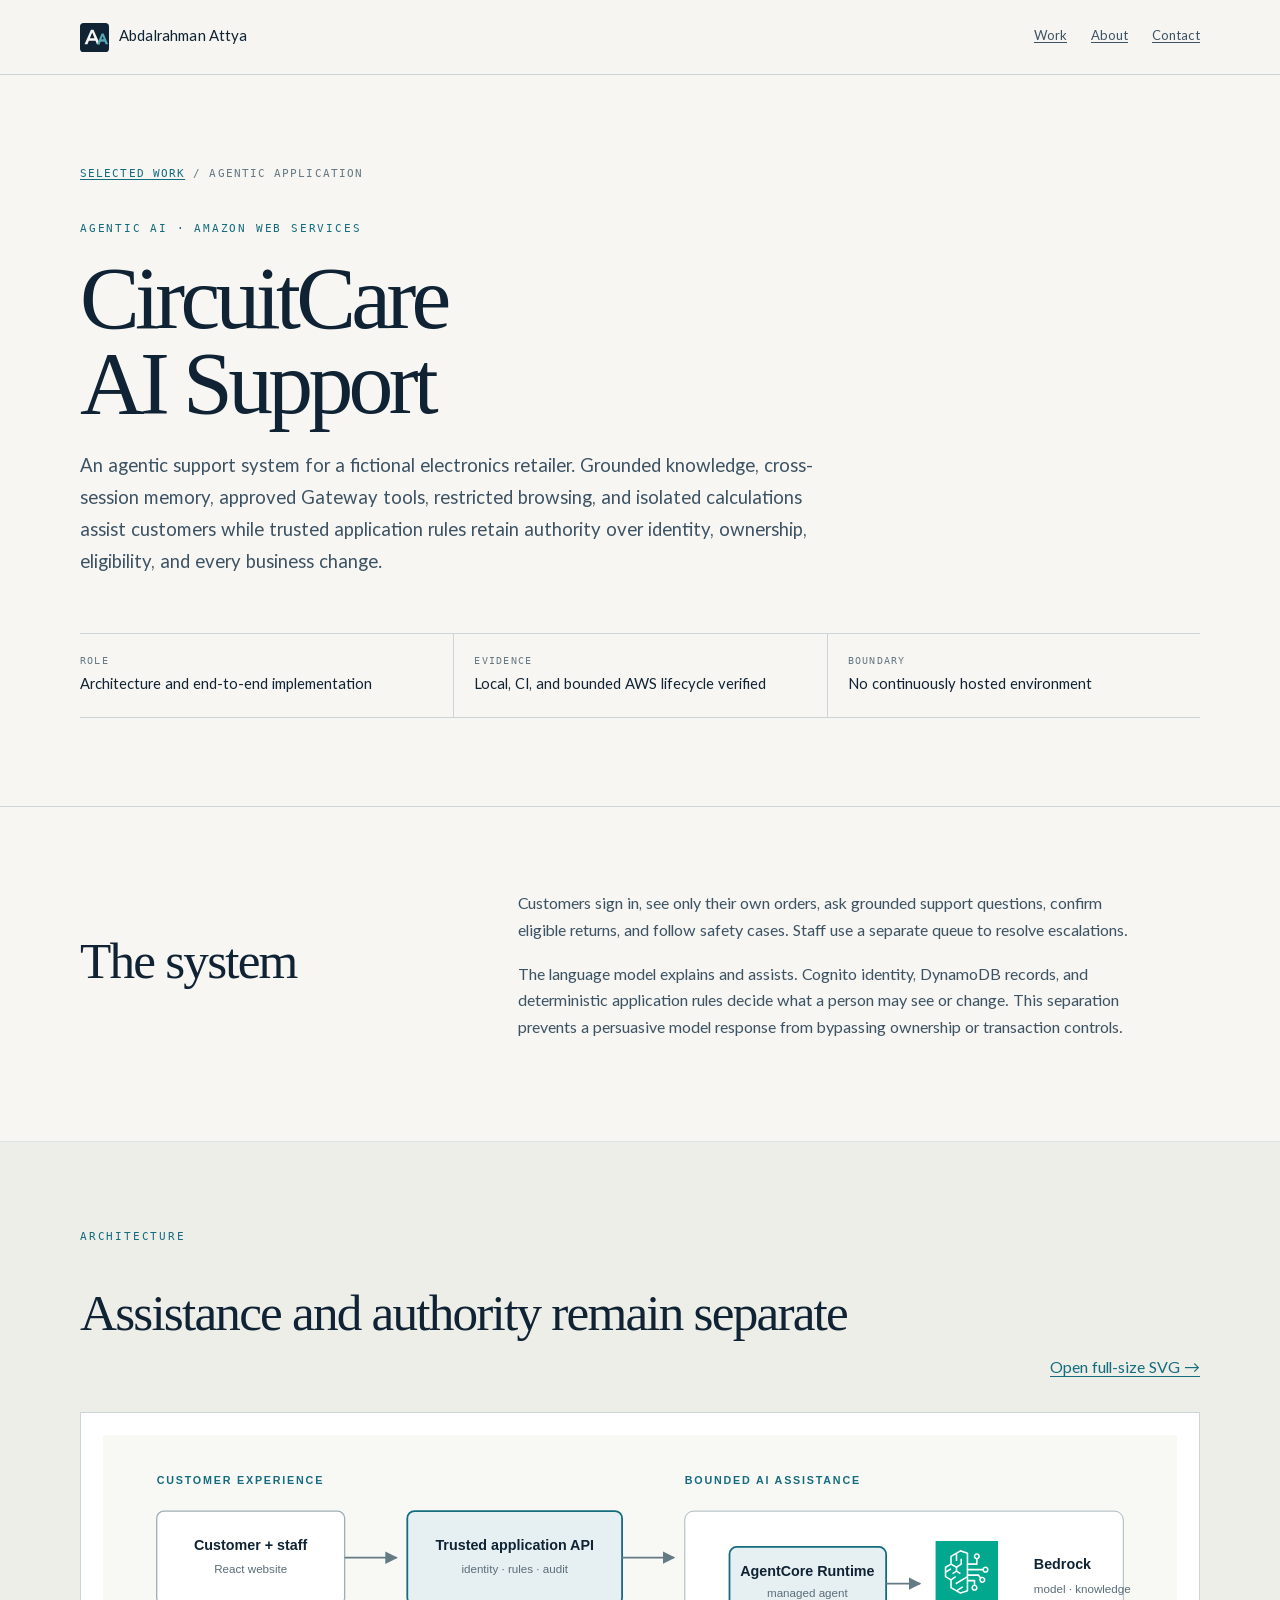
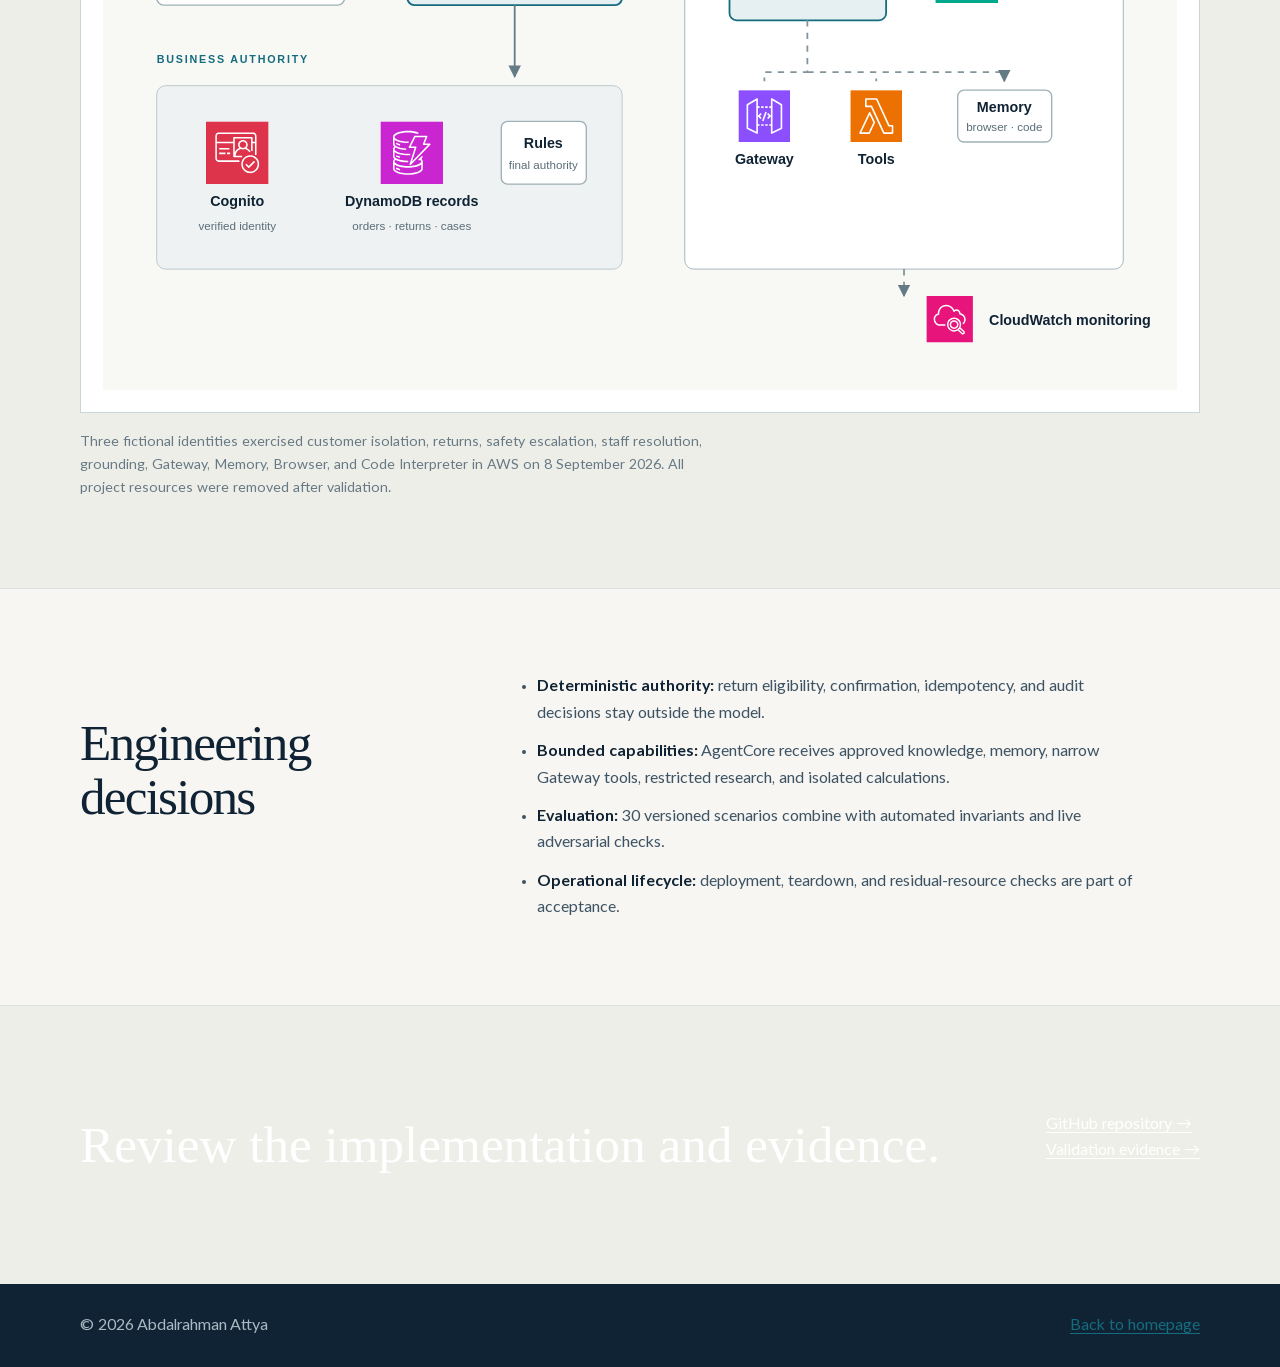
<file: work/circuitcare/index.html>
<!doctype html><html lang="en"><head><meta charset="utf-8"><meta name="viewport" content="width=device-width,initial-scale=1"><title>CircuitCare AI Support — Abdalrahman Attya</title><meta name="description" content="An identity-aware agentic support system with grounded knowledge, memory, controlled tools and deterministic business authority."><link rel="canonical" href="https://abdalrahmanattya.github.io/work/circuitcare/"><link rel="icon" href="../../assets/aa-mark.svg" type="image/svg+xml"><link rel="stylesheet" href="../../styles.css"></head><body class="case-page"><a class="skip" href="#main">Skip to content</a><header class="site-header"><div class="wrap"><a class="brand" href="../../"><img class="brand-mark" src="../../assets/aa-mark.svg" alt="">Abdalrahman Attya</a><nav aria-label="Case study navigation"><a href="../../#work">Work</a><a href="../../#about">About</a><a href="../../#contact">Contact</a></nav></div></header><main id="main">
<header class="case-hero"><div class="wrap"><p class="breadcrumb"><a href="../../#work">Selected work</a> / Agentic application</p><p class="case-kicker">Agentic AI · Amazon Web Services</p><h1>CircuitCare AI Support</h1><p class="case-deck">An agentic support system for a fictional electronics retailer. Grounded knowledge, cross-session memory, approved Gateway tools, restricted browsing, and isolated calculations assist customers while trusted application rules retain authority over identity, ownership, eligibility, and every business change.</p><dl class="case-facts"><div class="case-fact"><dt>Role</dt><dd>Architecture and end-to-end implementation</dd></div><div class="case-fact"><dt>Evidence</dt><dd>Local, CI, and bounded AWS lifecycle verified</dd></div><div class="case-fact"><dt>Boundary</dt><dd>No continuously hosted environment</dd></div></dl></div></header>
<section class="case-section"><div class="wrap case-grid"><h2>The system</h2><div class="case-copy"><p>Customers sign in, see only their own orders, ask grounded support questions, confirm eligible returns, and follow safety cases. Staff use a separate queue to resolve escalations.</p><p>The language model explains and assists. Cognito identity, DynamoDB records, and deterministic application rules decide what a person may see or change. This separation prevents a persuasive model response from bypassing ownership or transaction controls.</p></div></div></section>
<section class="architecture"><div class="wrap"><div class="architecture-head"><div><p class="case-kicker">Architecture</p><h2>Assistance and authority remain separate</h2></div><a href="../../assets/case-diagrams/circuitcare.svg">Open full-size SVG →</a></div><figure><div class="diagram-frame"><object data="../../assets/case-diagrams/circuitcare.svg" type="image/svg+xml" aria-label="CircuitCare architecture separating the trusted application and business records from bounded AgentCore assistance"><a href="../../assets/case-diagrams/circuitcare.svg">Open the CircuitCare architecture diagram</a></object></div><figcaption>Three fictional identities exercised customer isolation, returns, safety escalation, staff resolution, grounding, Gateway, Memory, Browser, and Code Interpreter in AWS on 8 September 2026. All project resources were removed after validation.</figcaption></figure></div></section>
<section class="case-section"><div class="wrap case-grid"><h2>Engineering decisions</h2><div class="case-copy"><ul><li><strong>Deterministic authority:</strong> return eligibility, confirmation, idempotency, and audit decisions stay outside the model.</li><li><strong>Bounded capabilities:</strong> AgentCore receives approved knowledge, memory, narrow Gateway tools, restricted research, and isolated calculations.</li><li><strong>Evaluation:</strong> 30 versioned scenarios combine with automated invariants and live adversarial checks.</li><li><strong>Operational lifecycle:</strong> deployment, teardown, and residual-resource checks are part of acceptance.</li></ul></div></div></section>
<section class="case-cta"><div class="wrap"><h2>Review the implementation and evidence.</h2><p><a href="https://github.com/abdalrahmanattya/ai-support-agent">GitHub repository →</a><br><a href="https://github.com/abdalrahmanattya/ai-support-agent/blob/main/docs/validation.md">Validation evidence →</a></p></div></section></main><footer><div class="wrap"><span>© 2026 Abdalrahman Attya</span><a href="../../">Back to homepage</a></div></footer></body></html>
</file>
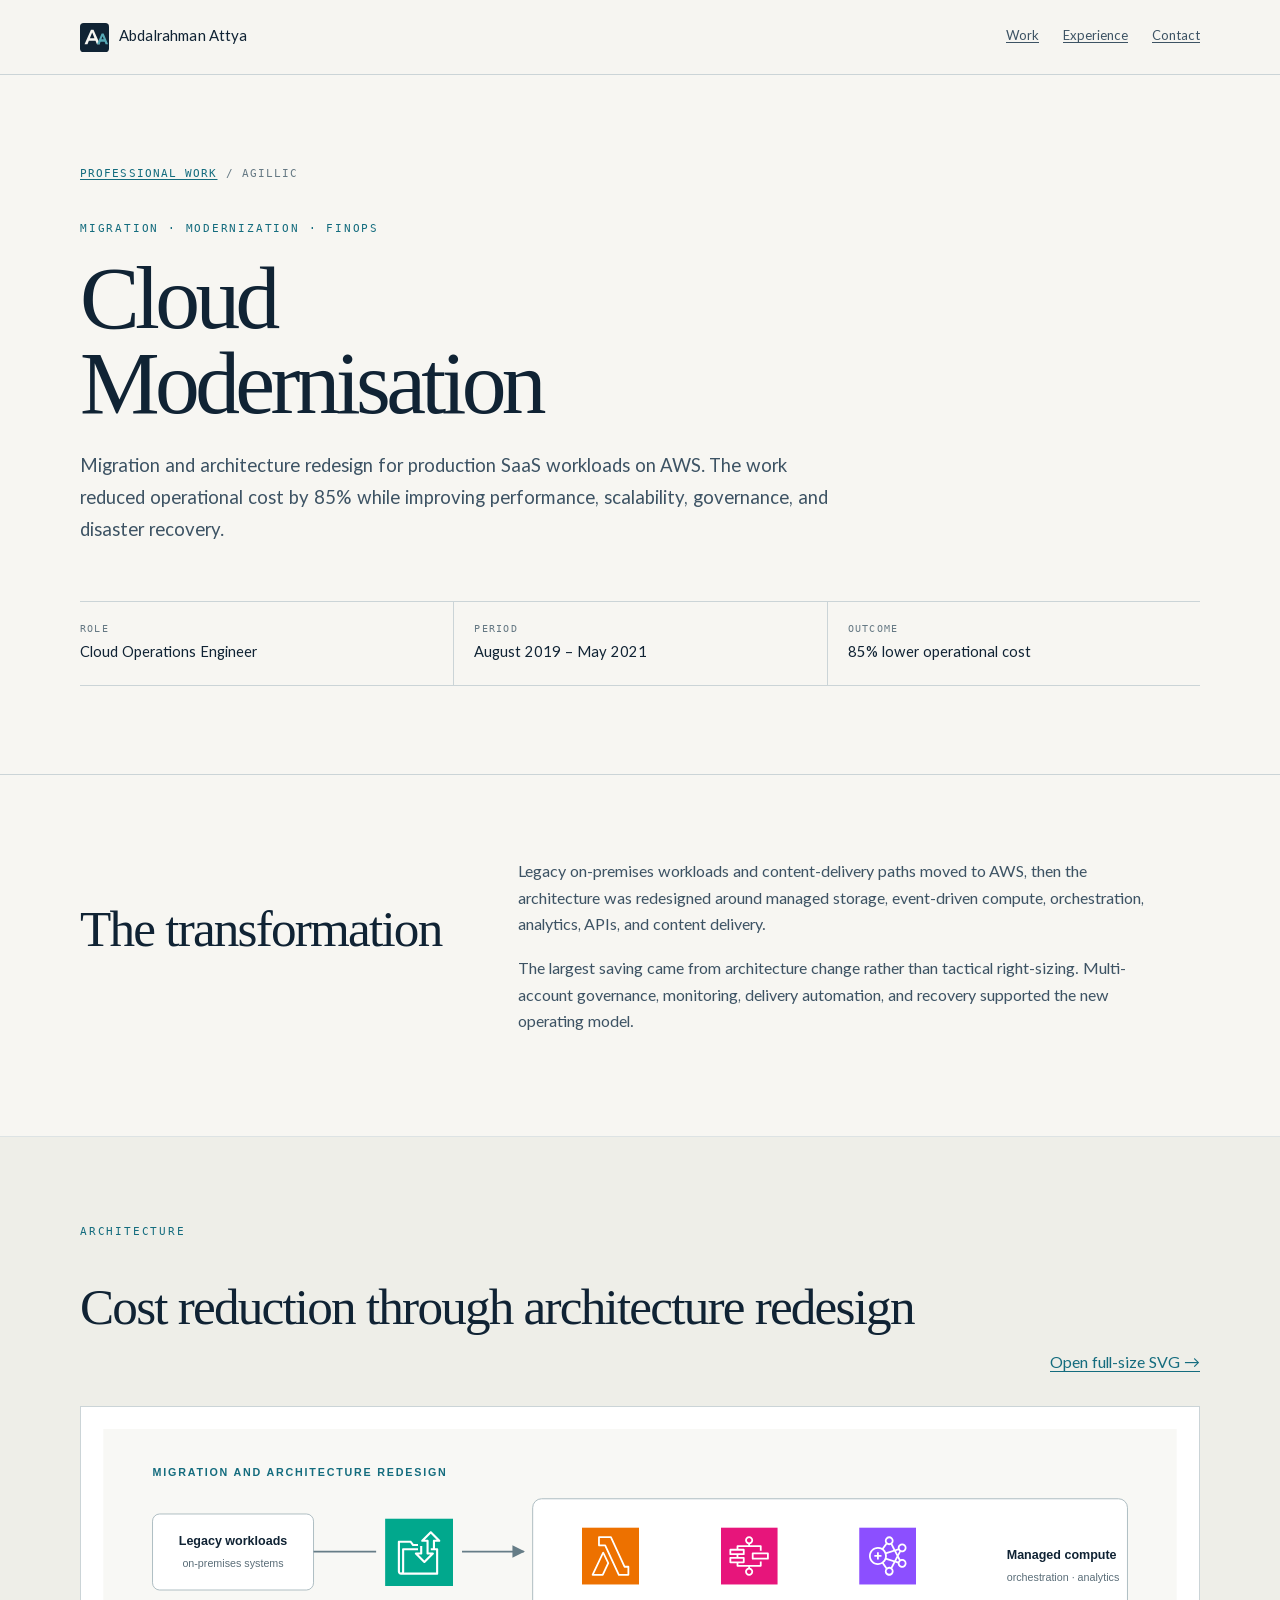
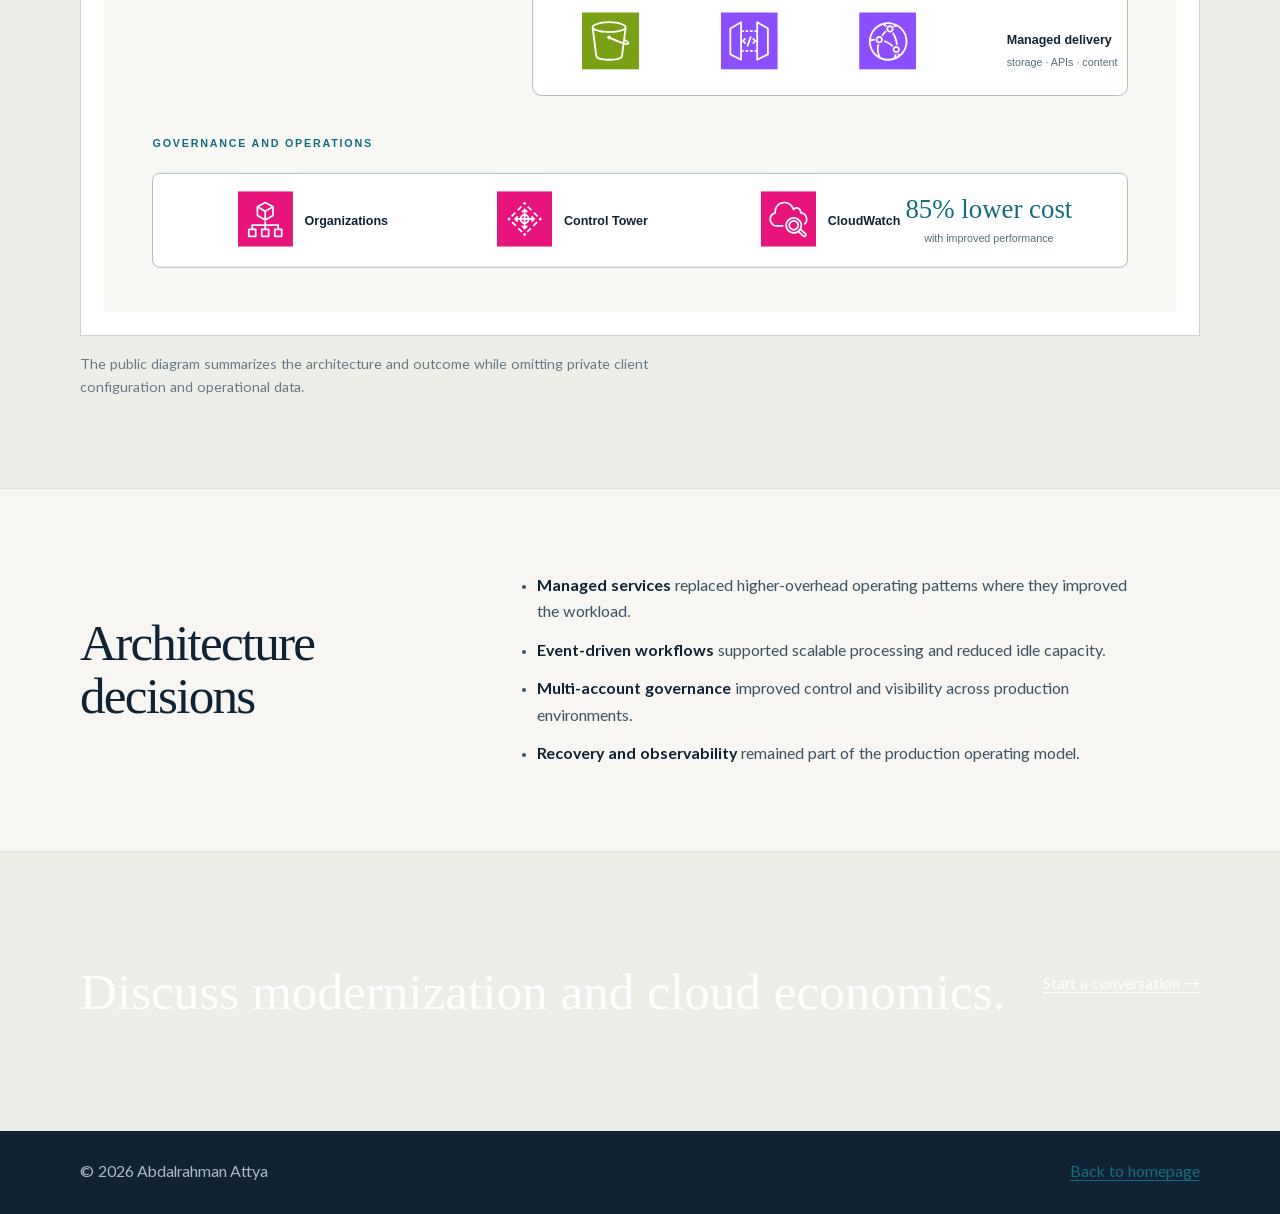
<file: work/cloud-modernisation/index.html>
<!doctype html><html lang="en"><head><meta charset="utf-8"><meta name="viewport" content="width=device-width,initial-scale=1"><title>Cloud Modernisation — Abdalrahman Attya</title><meta name="description" content="AWS migration and architecture redesign that reduced operational cost by 85 percent while improving performance and scalability."><link rel="canonical" href="https://abdalrahmanattya.github.io/work/cloud-modernisation/"><link rel="icon" href="../../assets/aa-mark.svg" type="image/svg+xml"><link rel="stylesheet" href="../../styles.css"></head><body class="case-page"><a class="skip" href="#main">Skip to content</a><header class="site-header"><div class="wrap"><a class="brand" href="../../"><img class="brand-mark" src="../../assets/aa-mark.svg" alt="">Abdalrahman Attya</a><nav aria-label="Case study navigation"><a href="../../#work">Work</a><a href="../../#experience">Experience</a><a href="../../#contact">Contact</a></nav></div></header><main id="main">
<header class="case-hero"><div class="wrap"><p class="breadcrumb"><a href="../../#work">Professional work</a> / Agillic</p><p class="case-kicker">Migration · Modernization · FinOps</p><h1>Cloud Modernisation</h1><p class="case-deck">Migration and architecture redesign for production SaaS workloads on AWS. The work reduced operational cost by 85% while improving performance, scalability, governance, and disaster recovery.</p><dl class="case-facts"><div class="case-fact"><dt>Role</dt><dd>Cloud Operations Engineer</dd></div><div class="case-fact"><dt>Period</dt><dd>August 2019 – May 2021</dd></div><div class="case-fact"><dt>Outcome</dt><dd>85% lower operational cost</dd></div></dl></div></header>
<section class="case-section"><div class="wrap case-grid"><h2>The transformation</h2><div class="case-copy"><p>Legacy on-premises workloads and content-delivery paths moved to AWS, then the architecture was redesigned around managed storage, event-driven compute, orchestration, analytics, APIs, and content delivery.</p><p>The largest saving came from architecture change rather than tactical right-sizing. Multi-account governance, monitoring, delivery automation, and recovery supported the new operating model.</p></div></div></section>
<section class="architecture"><div class="wrap"><div class="architecture-head"><div><p class="case-kicker">Architecture</p><h2>Cost reduction through architecture redesign</h2></div><a href="../../assets/case-diagrams/cloud-modernisation.svg">Open full-size SVG →</a></div><figure><div class="diagram-frame"><object data="../../assets/case-diagrams/cloud-modernisation.svg" type="image/svg+xml" aria-label="AWS migration and modernization architecture using managed compute, orchestration, analytics, storage, APIs, content delivery, and governance"><a href="../../assets/case-diagrams/cloud-modernisation.svg">Open the cloud modernisation architecture diagram</a></object></div><figcaption>The public diagram summarizes the architecture and outcome while omitting private client configuration and operational data.</figcaption></figure></div></section>
<section class="case-section"><div class="wrap case-grid"><h2>Architecture decisions</h2><div class="case-copy"><ul><li><strong>Managed services</strong> replaced higher-overhead operating patterns where they improved the workload.</li><li><strong>Event-driven workflows</strong> supported scalable processing and reduced idle capacity.</li><li><strong>Multi-account governance</strong> improved control and visibility across production environments.</li><li><strong>Recovery and observability</strong> remained part of the production operating model.</li></ul></div></div></section>
<section class="case-cta"><div class="wrap"><h2>Discuss modernization and cloud economics.</h2><p><a href="mailto:abdalrahman.esmail.attya@gmail.com?subject=Cloud%20modernisation%20and%20economics">Start a conversation →</a></p></div></section></main><footer><div class="wrap"><span>© 2026 Abdalrahman Attya</span><a href="../../">Back to homepage</a></div></footer></body></html>
</file>
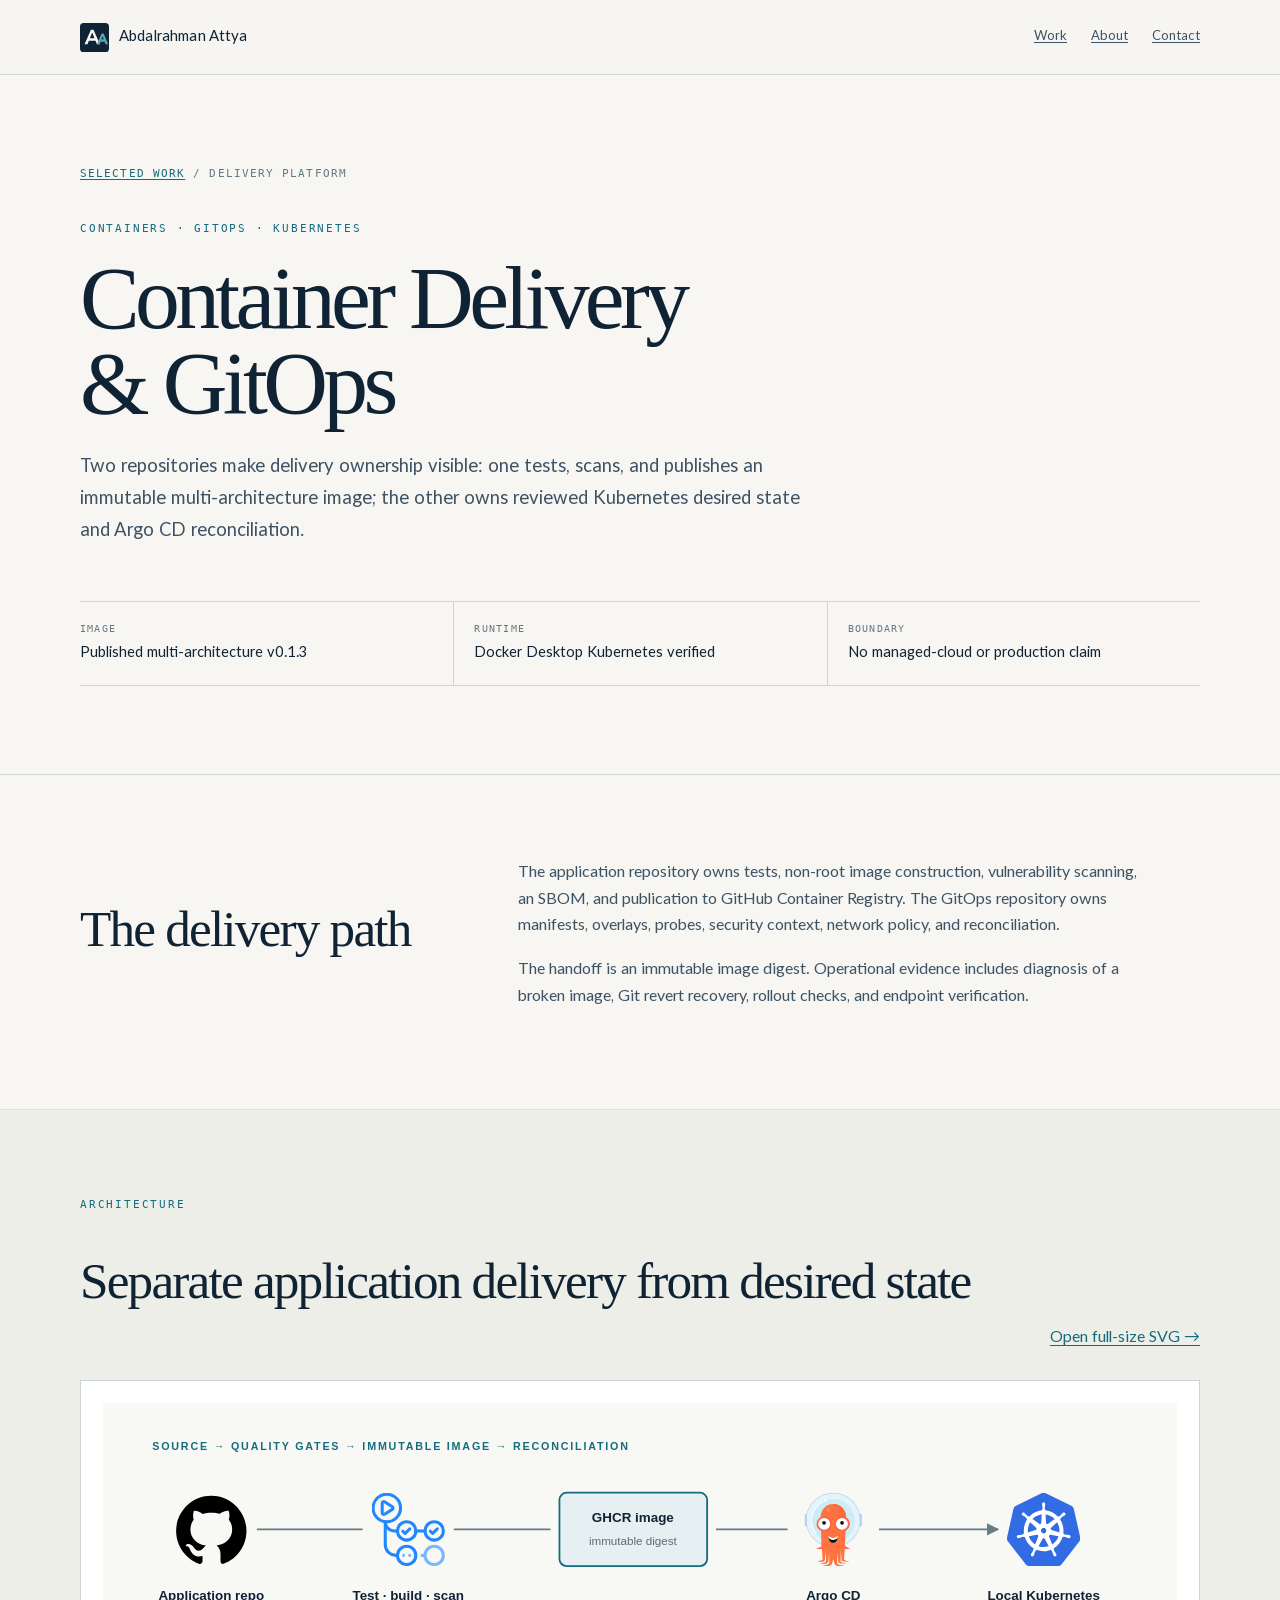
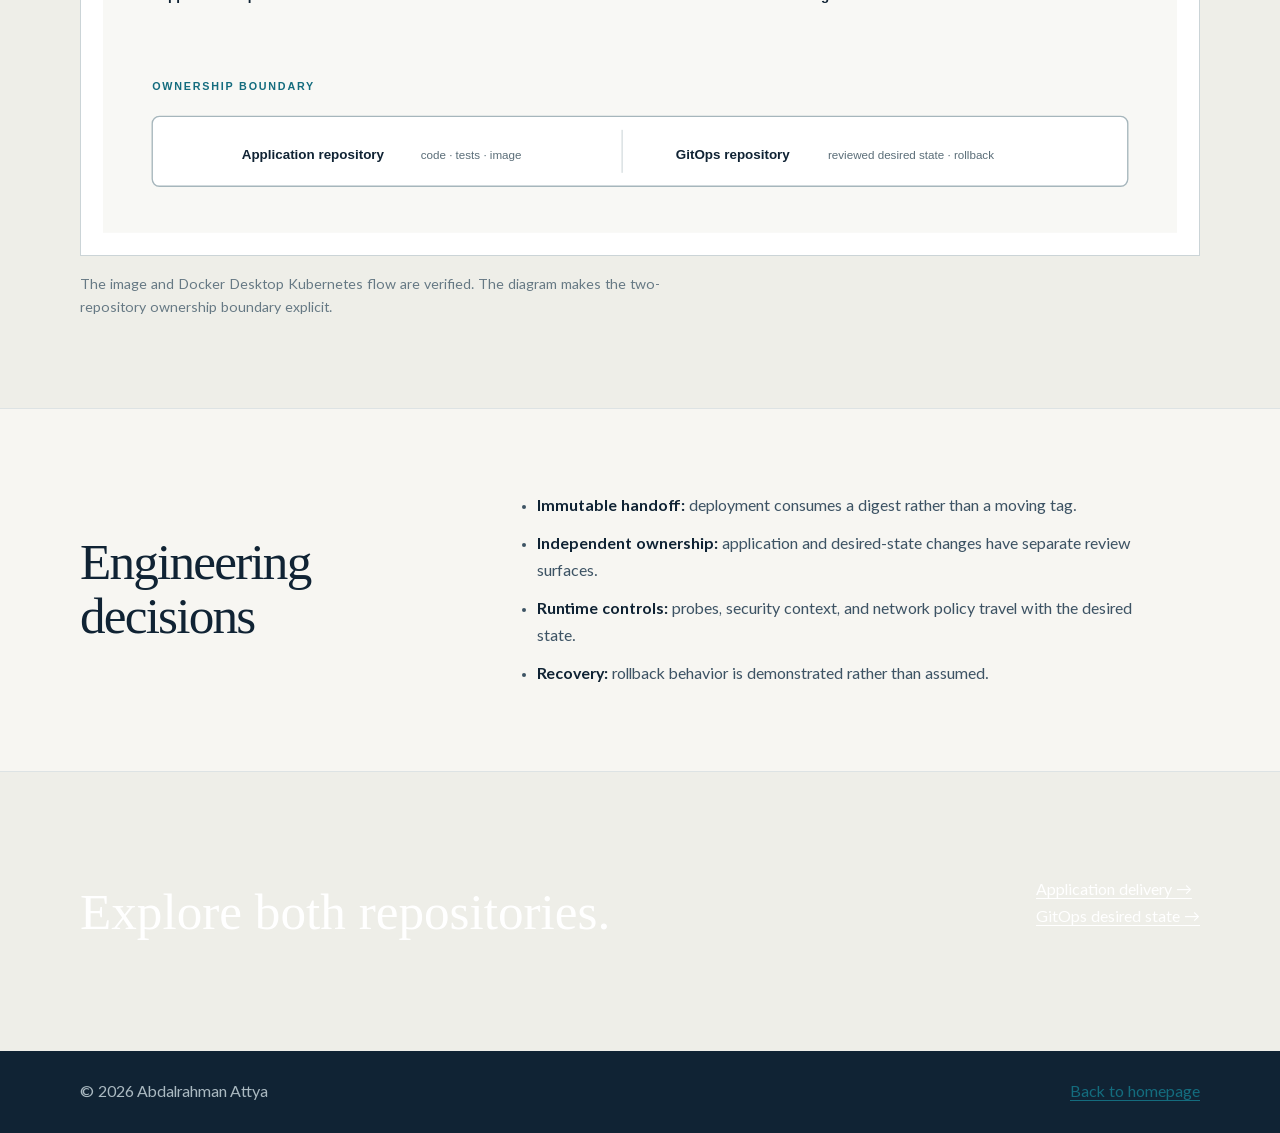
<file: work/container-delivery/index.html>
<!doctype html><html lang="en"><head><meta charset="utf-8"><meta name="viewport" content="width=device-width,initial-scale=1"><title>Container Delivery and GitOps — Abdalrahman Attya</title><meta name="description" content="A two-repository container delivery and GitOps workflow with immutable images and local Kubernetes verification."><link rel="canonical" href="https://abdalrahmanattya.github.io/work/container-delivery/"><link rel="icon" href="../../assets/aa-mark.svg" type="image/svg+xml"><link rel="stylesheet" href="../../styles.css"></head><body class="case-page"><a class="skip" href="#main">Skip to content</a><header class="site-header"><div class="wrap"><a class="brand" href="../../"><img class="brand-mark" src="../../assets/aa-mark.svg" alt="">Abdalrahman Attya</a><nav aria-label="Case study navigation"><a href="../../#work">Work</a><a href="../../#about">About</a><a href="../../#contact">Contact</a></nav></div></header><main id="main">
<header class="case-hero"><div class="wrap"><p class="breadcrumb"><a href="../../#work">Selected work</a> / Delivery platform</p><p class="case-kicker">Containers · GitOps · Kubernetes</p><h1>Container Delivery &amp; GitOps</h1><p class="case-deck">Two repositories make delivery ownership visible: one tests, scans, and publishes an immutable multi-architecture image; the other owns reviewed Kubernetes desired state and Argo CD reconciliation.</p><dl class="case-facts"><div class="case-fact"><dt>Image</dt><dd>Published multi-architecture v0.1.3</dd></div><div class="case-fact"><dt>Runtime</dt><dd>Docker Desktop Kubernetes verified</dd></div><div class="case-fact"><dt>Boundary</dt><dd>No managed-cloud or production claim</dd></div></dl></div></header>
<section class="case-section"><div class="wrap case-grid"><h2>The delivery path</h2><div class="case-copy"><p>The application repository owns tests, non-root image construction, vulnerability scanning, an SBOM, and publication to GitHub Container Registry. The GitOps repository owns manifests, overlays, probes, security context, network policy, and reconciliation.</p><p>The handoff is an immutable image digest. Operational evidence includes diagnosis of a broken image, Git revert recovery, rollout checks, and endpoint verification.</p></div></div></section>
<section class="architecture"><div class="wrap"><div class="architecture-head"><div><p class="case-kicker">Architecture</p><h2>Separate application delivery from desired state</h2></div><a href="../../assets/case-diagrams/container-delivery.svg">Open full-size SVG →</a></div><figure><div class="diagram-frame"><object data="../../assets/case-diagrams/container-delivery.svg" type="image/svg+xml" aria-label="Container delivery flow from application source through GitHub Actions and immutable image publication to GitOps reconciliation"><a href="../../assets/case-diagrams/container-delivery.svg">Open the container delivery architecture diagram</a></object></div><figcaption>The image and Docker Desktop Kubernetes flow are verified. The diagram makes the two-repository ownership boundary explicit.</figcaption></figure></div></section>
<section class="case-section"><div class="wrap case-grid"><h2>Engineering decisions</h2><div class="case-copy"><ul><li><strong>Immutable handoff:</strong> deployment consumes a digest rather than a moving tag.</li><li><strong>Independent ownership:</strong> application and desired-state changes have separate review surfaces.</li><li><strong>Runtime controls:</strong> probes, security context, and network policy travel with the desired state.</li><li><strong>Recovery:</strong> rollback behavior is demonstrated rather than assumed.</li></ul></div></div></section>
<section class="case-cta"><div class="wrap"><h2>Explore both repositories.</h2><p><a href="https://github.com/abdalrahmanattya/containerised-service-cicd">Application delivery →</a><br><a href="https://github.com/abdalrahmanattya/containerised-service-gitops">GitOps desired state →</a></p></div></section></main><footer><div class="wrap"><span>© 2026 Abdalrahman Attya</span><a href="../../">Back to homepage</a></div></footer></body></html>
</file>
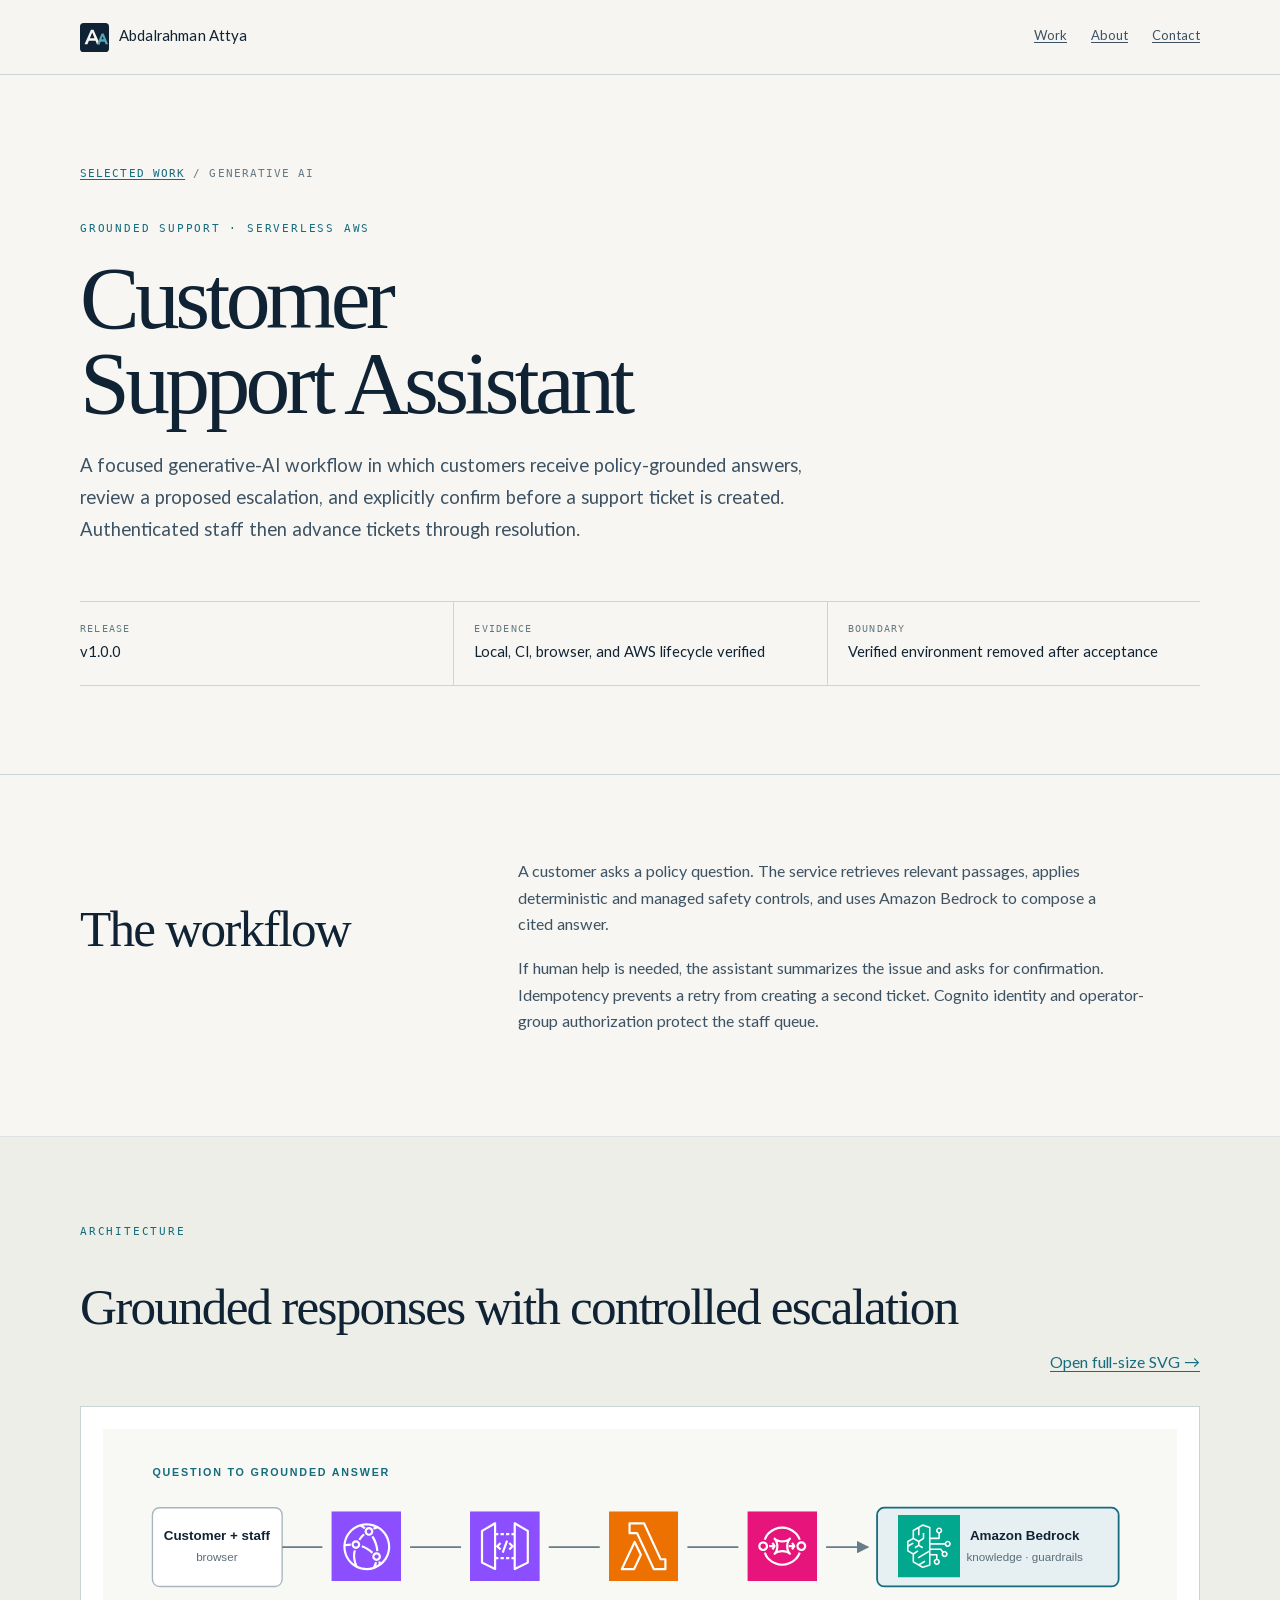
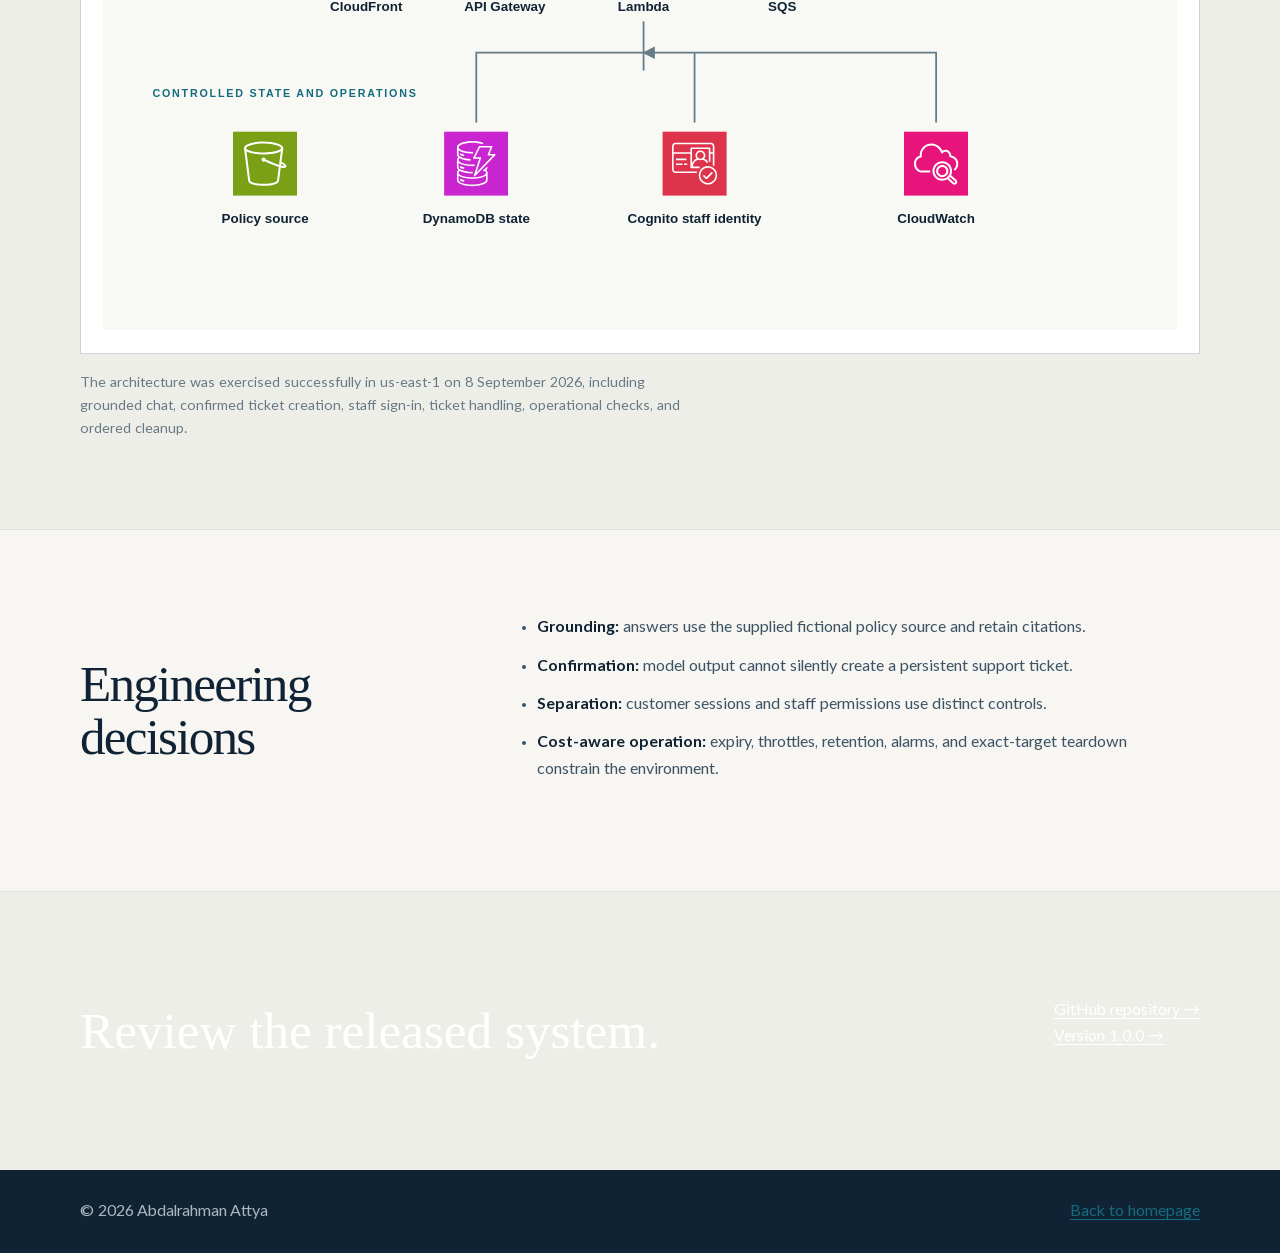
<file: work/customer-support/index.html>
<!doctype html><html lang="en"><head><meta charset="utf-8"><meta name="viewport" content="width=device-width,initial-scale=1"><title>Customer Support Assistant — Abdalrahman Attya</title><meta name="description" content="A serverless AWS customer-support application with grounded Bedrock answers and confirmation-gated ticket operations."><link rel="canonical" href="https://abdalrahmanattya.github.io/work/customer-support/"><link rel="icon" href="../../assets/aa-mark.svg" type="image/svg+xml"><link rel="stylesheet" href="../../styles.css"></head><body class="case-page"><a class="skip" href="#main">Skip to content</a><header class="site-header"><div class="wrap"><a class="brand" href="../../"><img class="brand-mark" src="../../assets/aa-mark.svg" alt="">Abdalrahman Attya</a><nav aria-label="Case study navigation"><a href="../../#work">Work</a><a href="../../#about">About</a><a href="../../#contact">Contact</a></nav></div></header><main id="main">
<header class="case-hero"><div class="wrap"><p class="breadcrumb"><a href="../../#work">Selected work</a> / Generative AI</p><p class="case-kicker">Grounded support · Serverless AWS</p><h1>Customer Support Assistant</h1><p class="case-deck">A focused generative-AI workflow in which customers receive policy-grounded answers, review a proposed escalation, and explicitly confirm before a support ticket is created. Authenticated staff then advance tickets through resolution.</p><dl class="case-facts"><div class="case-fact"><dt>Release</dt><dd>v1.0.0</dd></div><div class="case-fact"><dt>Evidence</dt><dd>Local, CI, browser, and AWS lifecycle verified</dd></div><div class="case-fact"><dt>Boundary</dt><dd>Verified environment removed after acceptance</dd></div></dl></div></header>
<section class="case-section"><div class="wrap case-grid"><h2>The workflow</h2><div class="case-copy"><p>A customer asks a policy question. The service retrieves relevant passages, applies deterministic and managed safety controls, and uses Amazon Bedrock to compose a cited answer.</p><p>If human help is needed, the assistant summarizes the issue and asks for confirmation. Idempotency prevents a retry from creating a second ticket. Cognito identity and operator-group authorization protect the staff queue.</p></div></div></section>
<section class="architecture"><div class="wrap"><div class="architecture-head"><div><p class="case-kicker">Architecture</p><h2>Grounded responses with controlled escalation</h2></div><a href="../../assets/case-diagrams/customer-support.svg">Open full-size SVG →</a></div><figure><div class="diagram-frame"><object data="../../assets/case-diagrams/customer-support.svg" type="image/svg+xml" aria-label="Serverless AWS architecture for grounded customer support and controlled ticket operations"><a href="../../assets/case-diagrams/customer-support.svg">Open the customer support architecture diagram</a></object></div><figcaption>The architecture was exercised successfully in us-east-1 on 8 September 2026, including grounded chat, confirmed ticket creation, staff sign-in, ticket handling, operational checks, and ordered cleanup.</figcaption></figure></div></section>
<section class="case-section"><div class="wrap case-grid"><h2>Engineering decisions</h2><div class="case-copy"><ul><li><strong>Grounding:</strong> answers use the supplied fictional policy source and retain citations.</li><li><strong>Confirmation:</strong> model output cannot silently create a persistent support ticket.</li><li><strong>Separation:</strong> customer sessions and staff permissions use distinct controls.</li><li><strong>Cost-aware operation:</strong> expiry, throttles, retention, alarms, and exact-target teardown constrain the environment.</li></ul></div></div></section>
<section class="case-cta"><div class="wrap"><h2>Review the released system.</h2><p><a href="https://github.com/abdalrahmanattya/customer-support-chatbot-aws-bedrock">GitHub repository →</a><br><a href="https://github.com/abdalrahmanattya/customer-support-chatbot-aws-bedrock/releases/tag/v1.0.0">Version 1.0.0 →</a></p></div></section></main><footer><div class="wrap"><span>© 2026 Abdalrahman Attya</span><a href="../../">Back to homepage</a></div></footer></body></html>
</file>
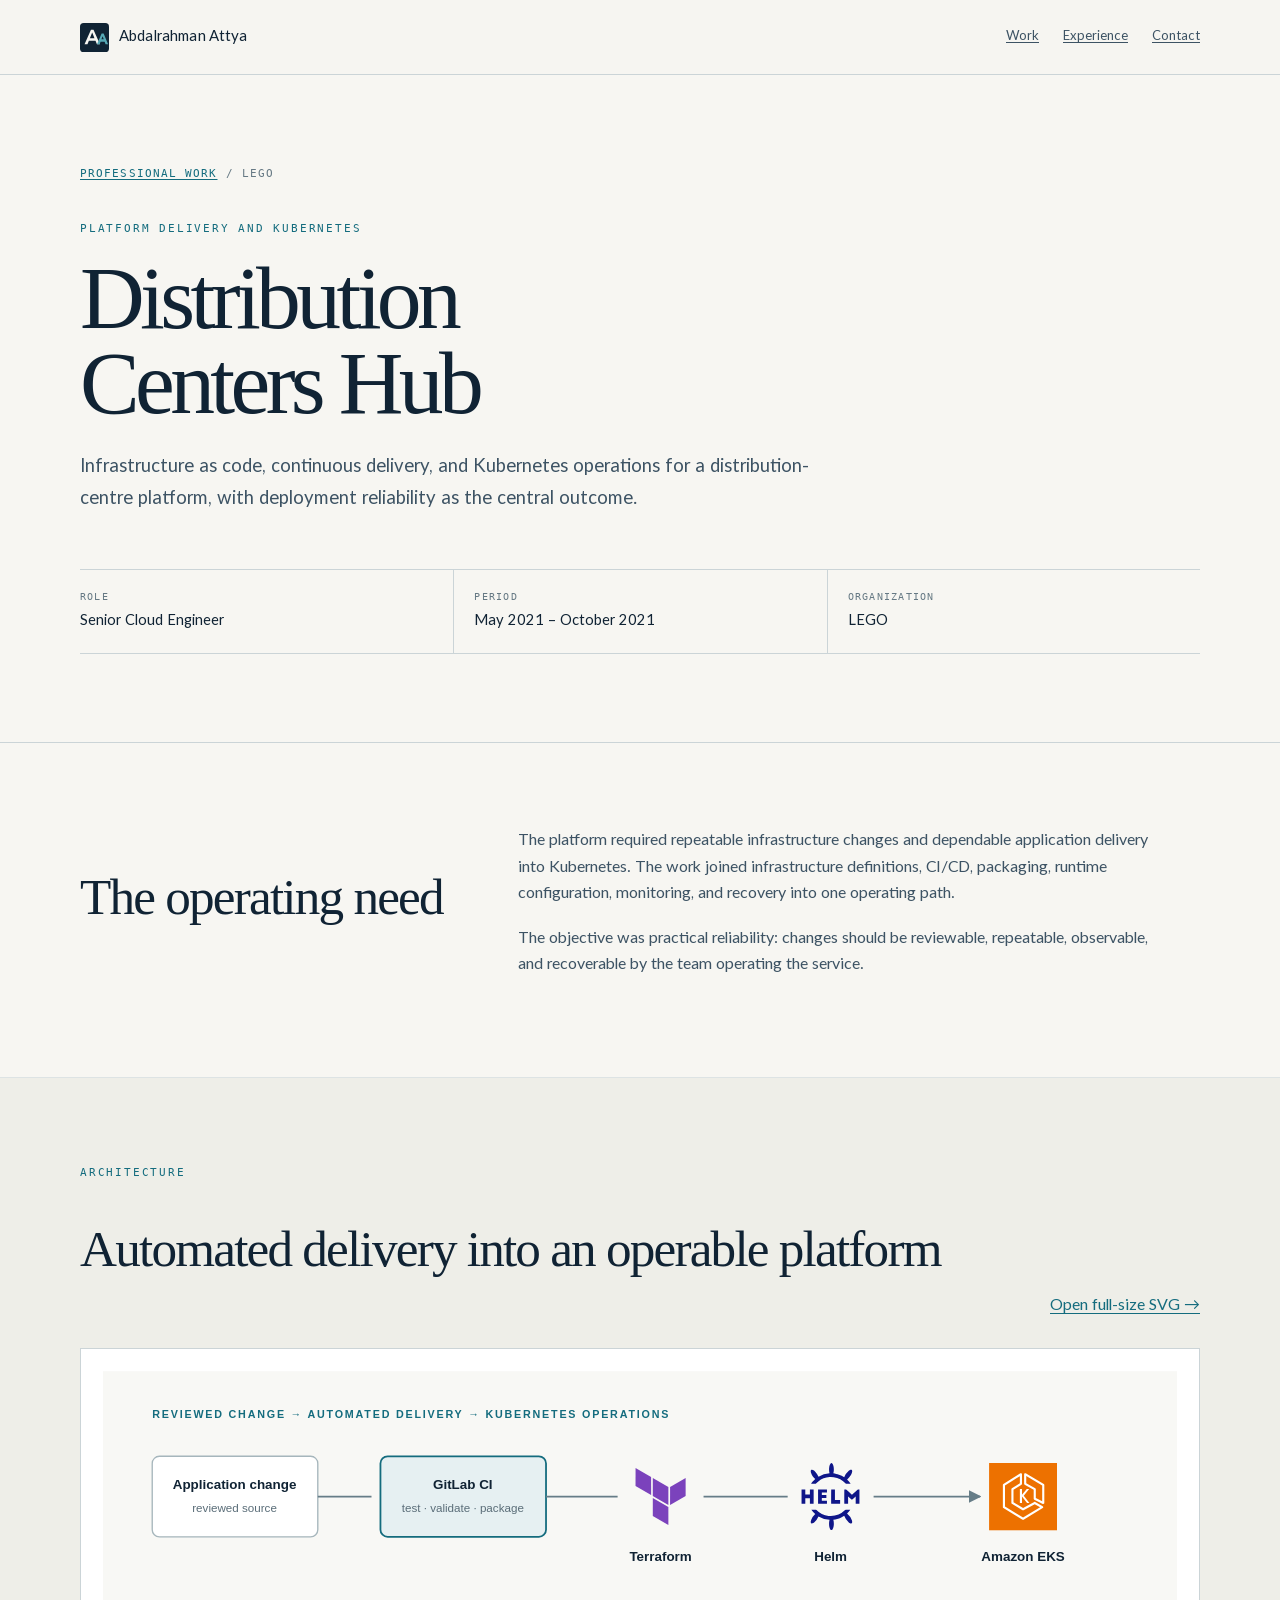
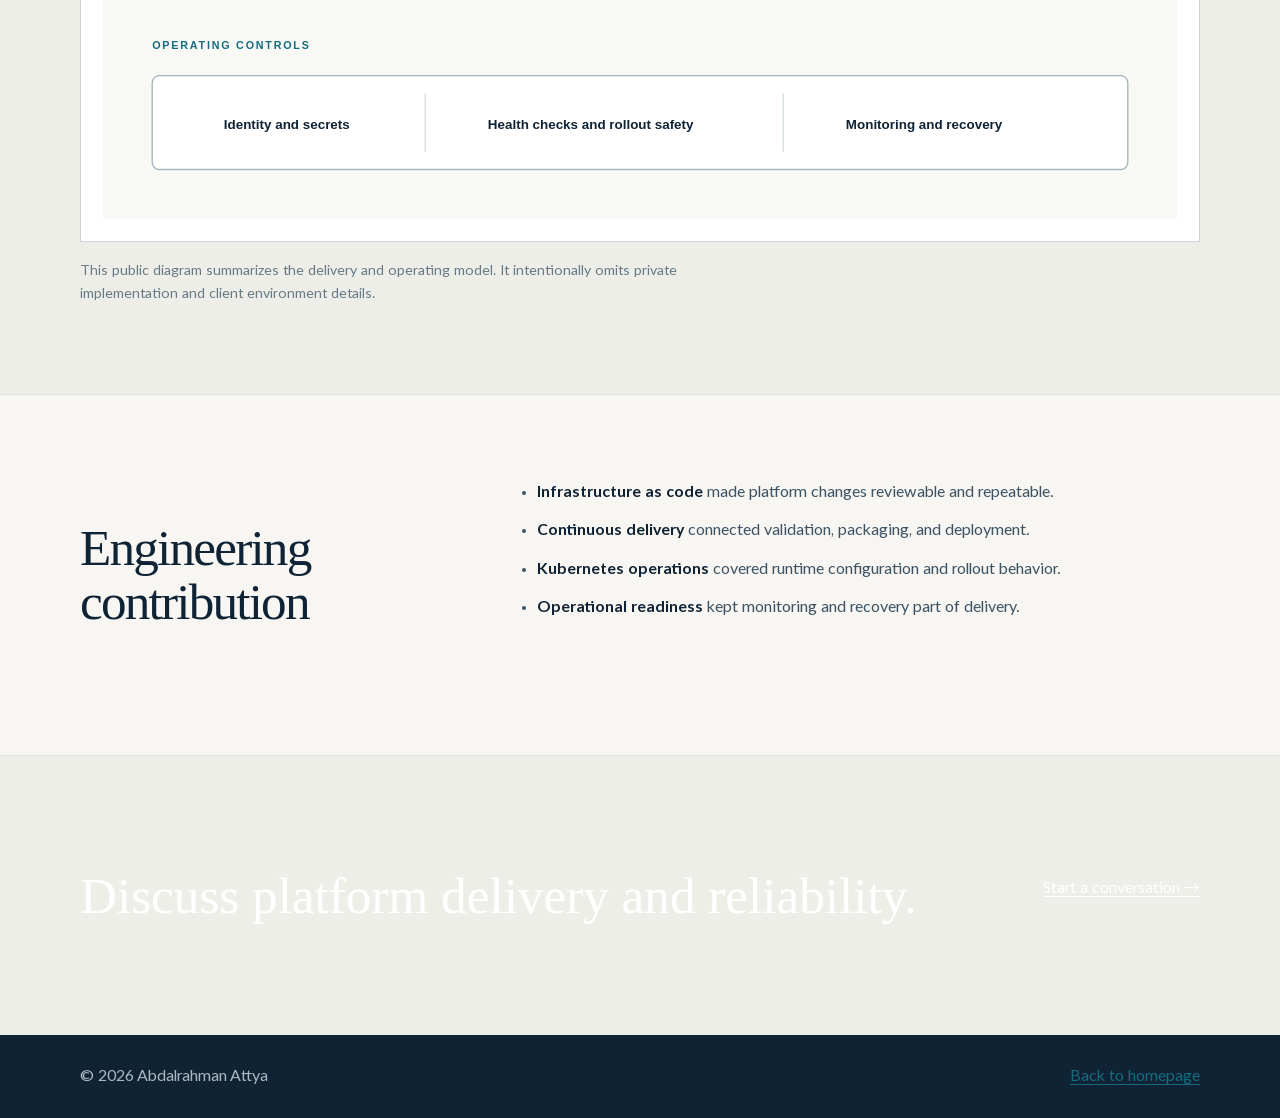
<file: work/distribution-hub/index.html>
<!doctype html><html lang="en"><head><meta charset="utf-8"><meta name="viewport" content="width=device-width,initial-scale=1"><title>Distribution Centers Hub — Abdalrahman Attya</title><meta name="description" content="Infrastructure as code, continuous delivery and Kubernetes operations for LEGO's Distribution Centers Hub."><link rel="canonical" href="https://abdalrahmanattya.github.io/work/distribution-hub/"><link rel="icon" href="../../assets/aa-mark.svg" type="image/svg+xml"><link rel="stylesheet" href="../../styles.css"></head><body class="case-page"><a class="skip" href="#main">Skip to content</a><header class="site-header"><div class="wrap"><a class="brand" href="../../"><img class="brand-mark" src="../../assets/aa-mark.svg" alt="">Abdalrahman Attya</a><nav aria-label="Case study navigation"><a href="../../#work">Work</a><a href="../../#experience">Experience</a><a href="../../#contact">Contact</a></nav></div></header><main id="main">
<header class="case-hero"><div class="wrap"><p class="breadcrumb"><a href="../../#work">Professional work</a> / LEGO</p><p class="case-kicker">Platform delivery and Kubernetes</p><h1>Distribution Centers Hub</h1><p class="case-deck">Infrastructure as code, continuous delivery, and Kubernetes operations for a distribution-centre platform, with deployment reliability as the central outcome.</p><dl class="case-facts"><div class="case-fact"><dt>Role</dt><dd>Senior Cloud Engineer</dd></div><div class="case-fact"><dt>Period</dt><dd>May 2021 – October 2021</dd></div><div class="case-fact"><dt>Organization</dt><dd>LEGO</dd></div></dl></div></header>
<section class="case-section"><div class="wrap case-grid"><h2>The operating need</h2><div class="case-copy"><p>The platform required repeatable infrastructure changes and dependable application delivery into Kubernetes. The work joined infrastructure definitions, CI/CD, packaging, runtime configuration, monitoring, and recovery into one operating path.</p><p>The objective was practical reliability: changes should be reviewable, repeatable, observable, and recoverable by the team operating the service.</p></div></div></section>
<section class="architecture"><div class="wrap"><div class="architecture-head"><div><p class="case-kicker">Architecture</p><h2>Automated delivery into an operable platform</h2></div><a href="../../assets/case-diagrams/distribution-hub.svg">Open full-size SVG →</a></div><figure><div class="diagram-frame"><object data="../../assets/case-diagrams/distribution-hub.svg" type="image/svg+xml" aria-label="Delivery flow from reviewed source through GitLab CI, Terraform and Helm to Amazon EKS"><a href="../../assets/case-diagrams/distribution-hub.svg">Open the Distribution Centers Hub architecture diagram</a></object></div><figcaption>This public diagram summarizes the delivery and operating model. It intentionally omits private implementation and client environment details.</figcaption></figure></div></section>
<section class="case-section"><div class="wrap case-grid"><h2>Engineering contribution</h2><div class="case-copy"><ul><li><strong>Infrastructure as code</strong> made platform changes reviewable and repeatable.</li><li><strong>Continuous delivery</strong> connected validation, packaging, and deployment.</li><li><strong>Kubernetes operations</strong> covered runtime configuration and rollout behavior.</li><li><strong>Operational readiness</strong> kept monitoring and recovery part of delivery.</li></ul></div></div></section>
<section class="case-cta"><div class="wrap"><h2>Discuss platform delivery and reliability.</h2><p><a href="mailto:abdalrahman.esmail.attya@gmail.com?subject=Platform%20delivery%20and%20reliability">Start a conversation →</a></p></div></section></main><footer><div class="wrap"><span>© 2026 Abdalrahman Attya</span><a href="../../">Back to homepage</a></div></footer></body></html>
</file>
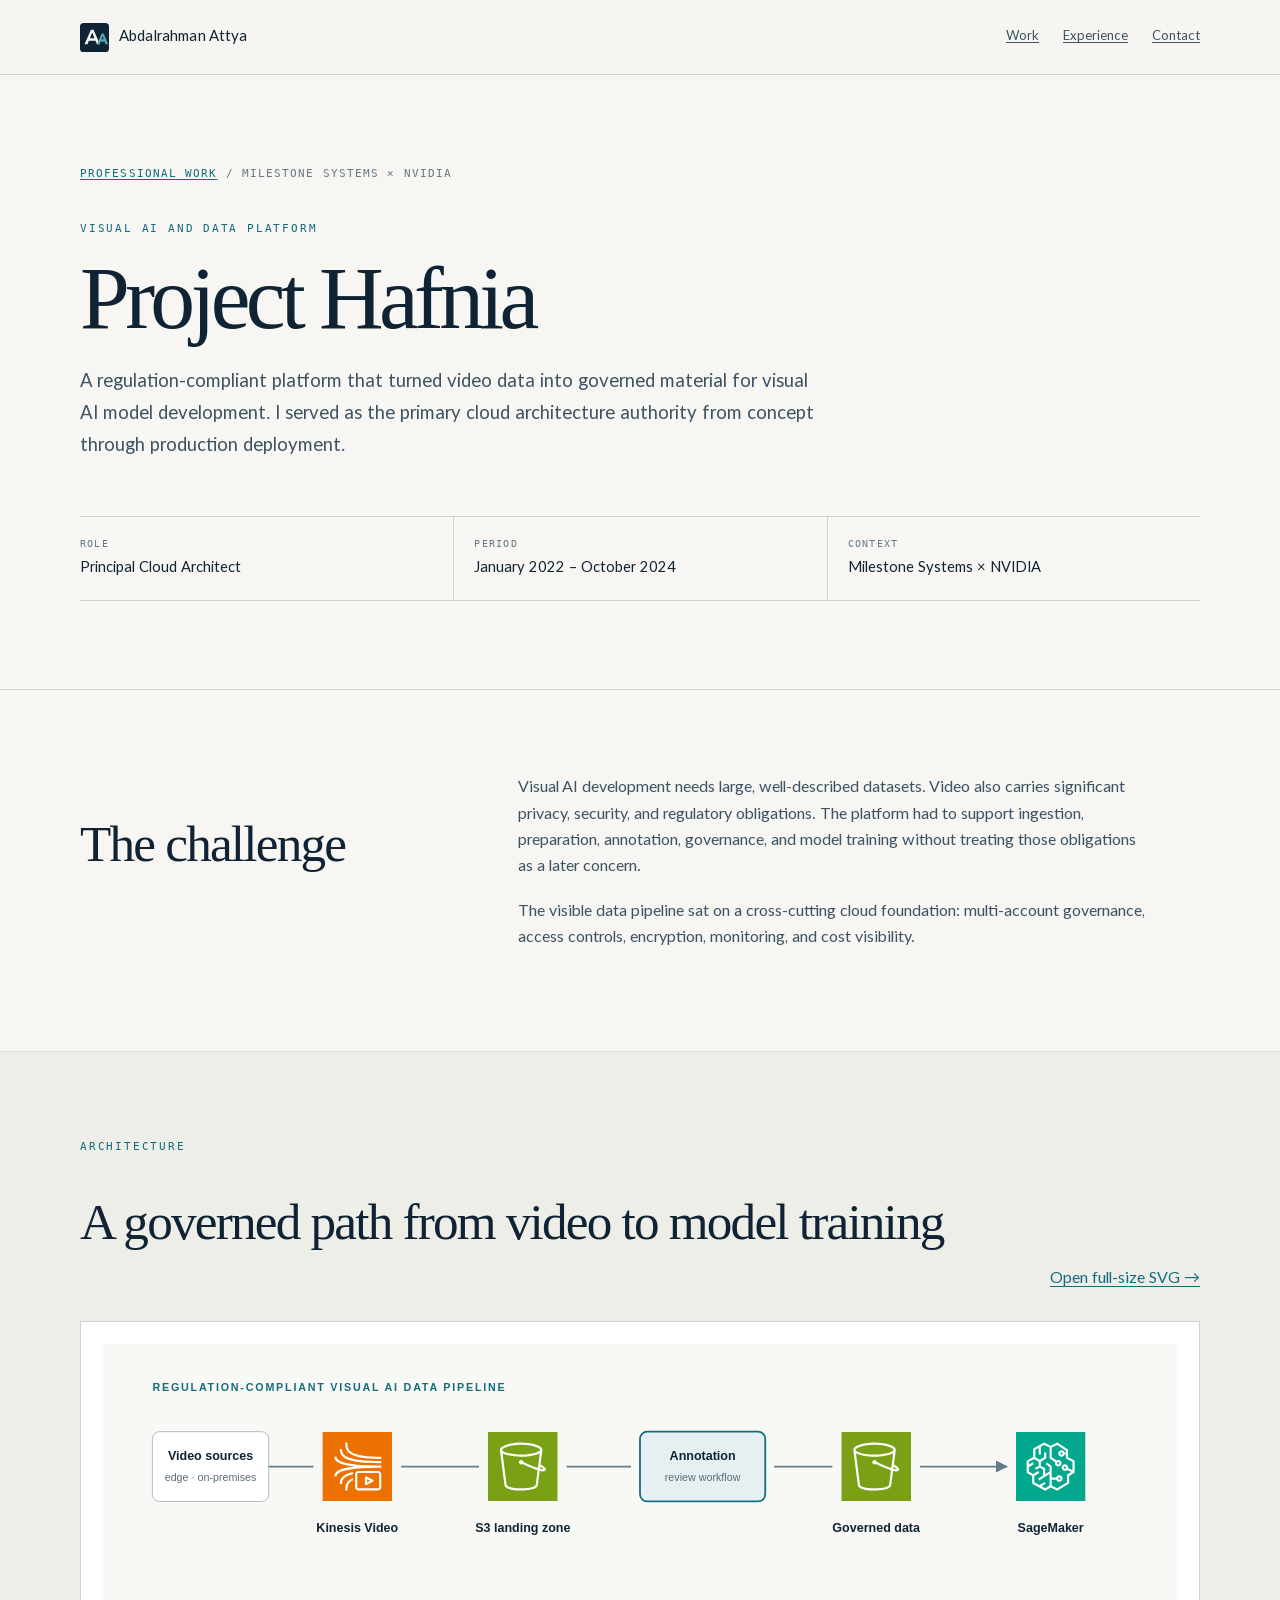
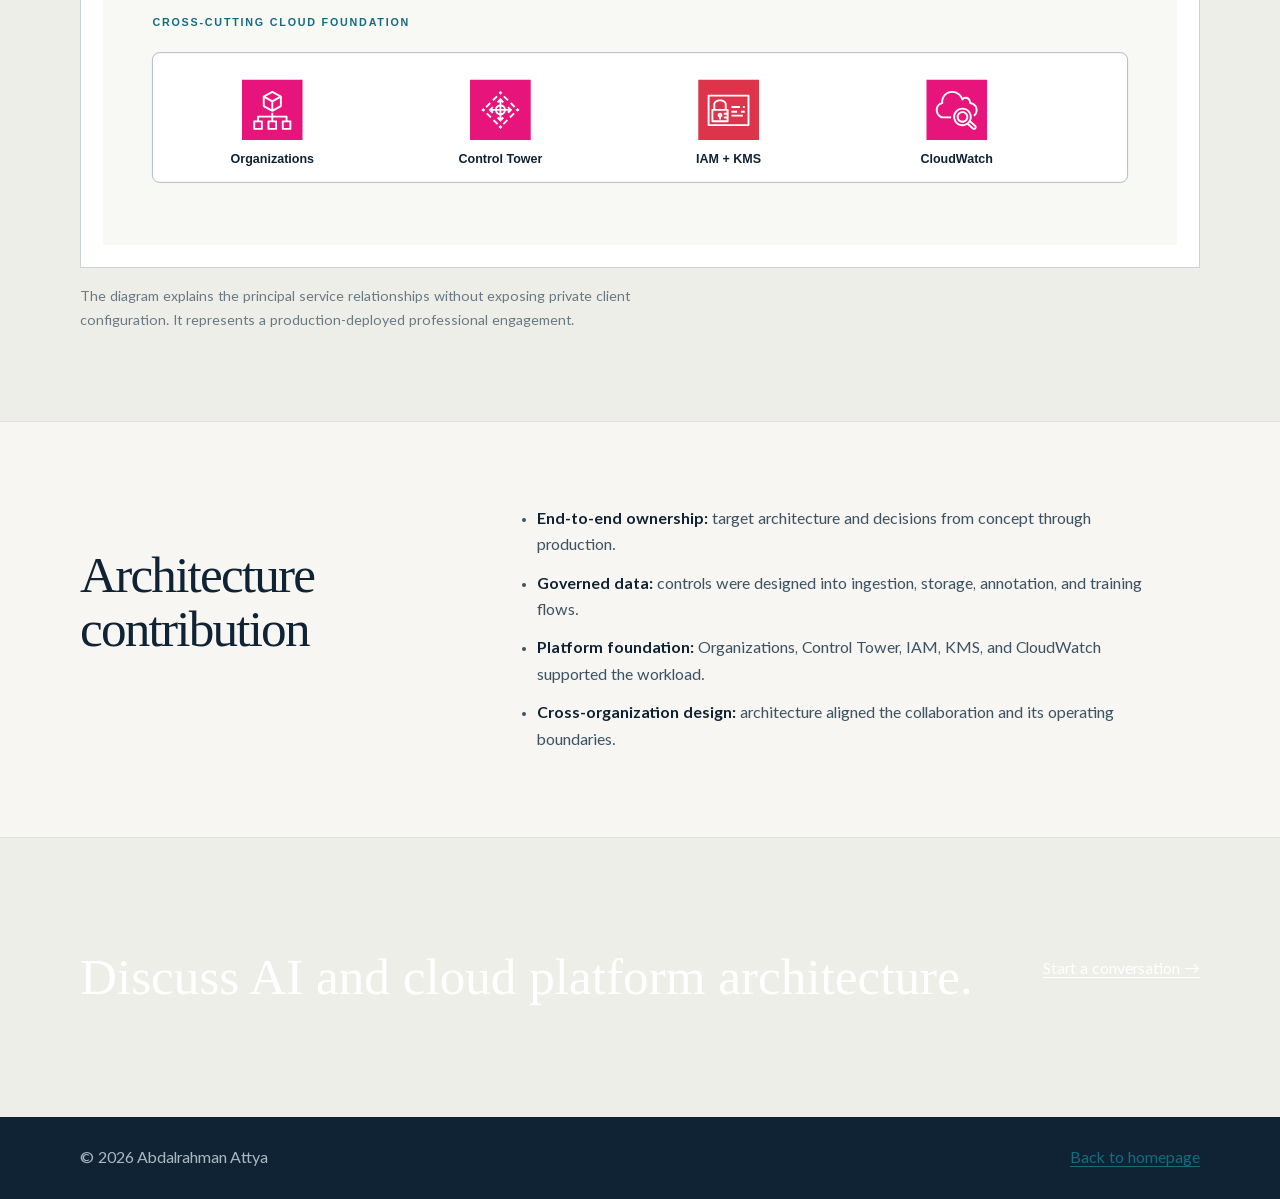
<file: work/hafnia/index.html>
<!doctype html><html lang="en"><head><meta charset="utf-8"><meta name="viewport" content="width=device-width,initial-scale=1"><title>Project Hafnia — Abdalrahman Attya</title><meta name="description" content="Principal cloud architecture for a regulation-compliant visual AI data platform developed by Milestone Systems and NVIDIA."><link rel="canonical" href="https://abdalrahmanattya.github.io/work/hafnia/"><link rel="icon" href="../../assets/aa-mark.svg" type="image/svg+xml"><link rel="stylesheet" href="../../styles.css"></head><body class="case-page"><a class="skip" href="#main">Skip to content</a><header class="site-header"><div class="wrap"><a class="brand" href="../../"><img class="brand-mark" src="../../assets/aa-mark.svg" alt="">Abdalrahman Attya</a><nav aria-label="Case study navigation"><a href="../../#work">Work</a><a href="../../#experience">Experience</a><a href="../../#contact">Contact</a></nav></div></header><main id="main">
<header class="case-hero"><div class="wrap"><p class="breadcrumb"><a href="../../#work">Professional work</a> / Milestone Systems × NVIDIA</p><p class="case-kicker">Visual AI and data platform</p><h1>Project Hafnia</h1><p class="case-deck">A regulation-compliant platform that turned video data into governed material for visual AI model development. I served as the primary cloud architecture authority from concept through production deployment.</p><dl class="case-facts"><div class="case-fact"><dt>Role</dt><dd>Principal Cloud Architect</dd></div><div class="case-fact"><dt>Period</dt><dd>January 2022 – October 2024</dd></div><div class="case-fact"><dt>Context</dt><dd>Milestone Systems × NVIDIA</dd></div></dl></div></header>
<section class="case-section"><div class="wrap case-grid"><h2>The challenge</h2><div class="case-copy"><p>Visual AI development needs large, well-described datasets. Video also carries significant privacy, security, and regulatory obligations. The platform had to support ingestion, preparation, annotation, governance, and model training without treating those obligations as a later concern.</p><p>The visible data pipeline sat on a cross-cutting cloud foundation: multi-account governance, access controls, encryption, monitoring, and cost visibility.</p></div></div></section>
<section class="architecture"><div class="wrap"><div class="architecture-head"><div><p class="case-kicker">Architecture</p><h2>A governed path from video to model training</h2></div><a href="../../assets/case-diagrams/hafnia.svg">Open full-size SVG →</a></div><figure><div class="diagram-frame"><object data="../../assets/case-diagrams/hafnia.svg" type="image/svg+xml" aria-label="Project Hafnia pipeline from video sources through governed AWS ingestion, annotation, data storage, and SageMaker training"><a href="../../assets/case-diagrams/hafnia.svg">Open the Project Hafnia architecture diagram</a></object></div><figcaption>The diagram explains the principal service relationships without exposing private client configuration. It represents a production-deployed professional engagement.</figcaption></figure></div></section>
<section class="case-section"><div class="wrap case-grid"><h2>Architecture contribution</h2><div class="case-copy"><ul><li><strong>End-to-end ownership:</strong> target architecture and decisions from concept through production.</li><li><strong>Governed data:</strong> controls were designed into ingestion, storage, annotation, and training flows.</li><li><strong>Platform foundation:</strong> Organizations, Control Tower, IAM, KMS, and CloudWatch supported the workload.</li><li><strong>Cross-organization design:</strong> architecture aligned the collaboration and its operating boundaries.</li></ul></div></div></section>
<section class="case-cta"><div class="wrap"><h2>Discuss AI and cloud platform architecture.</h2><p><a href="mailto:abdalrahman.esmail.attya@gmail.com?subject=AI%20and%20cloud%20platform%20architecture">Start a conversation →</a></p></div></section></main><footer><div class="wrap"><span>© 2026 Abdalrahman Attya</span><a href="../../">Back to homepage</a></div></footer></body></html>
</file>
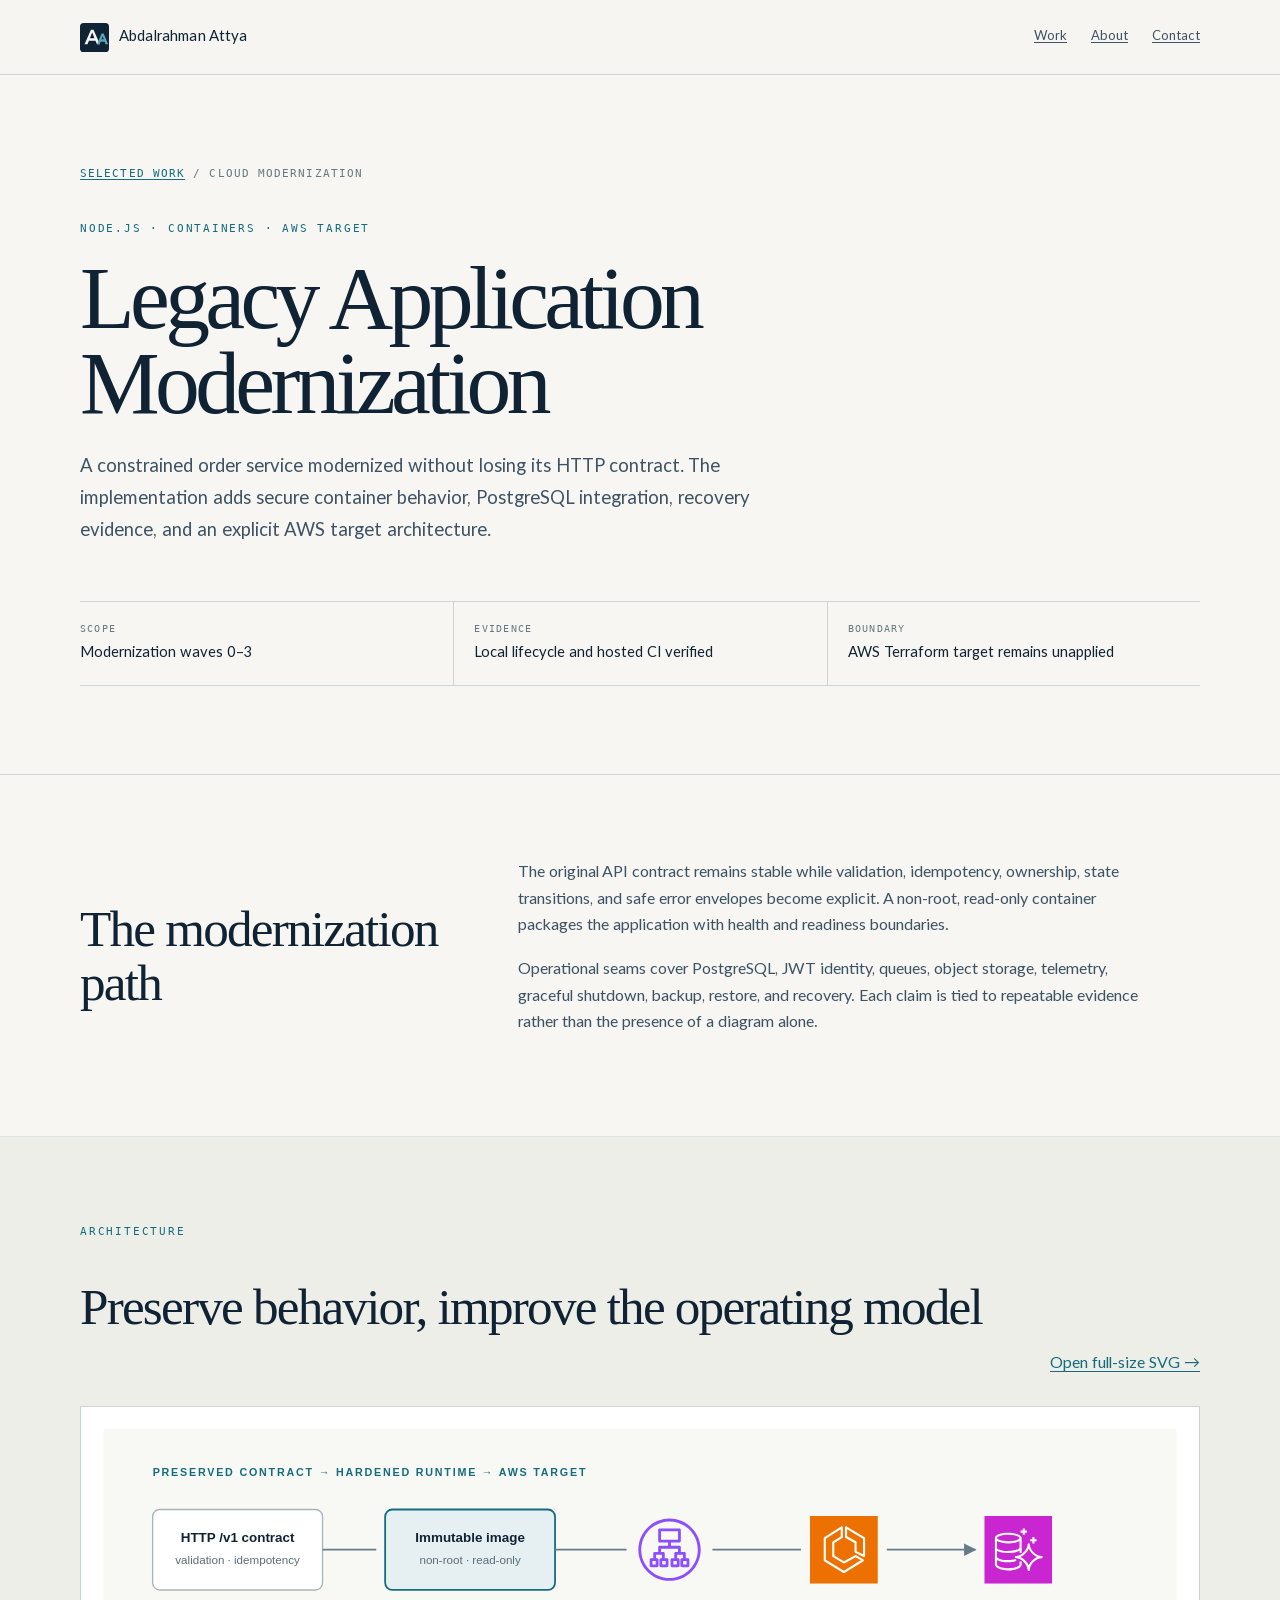
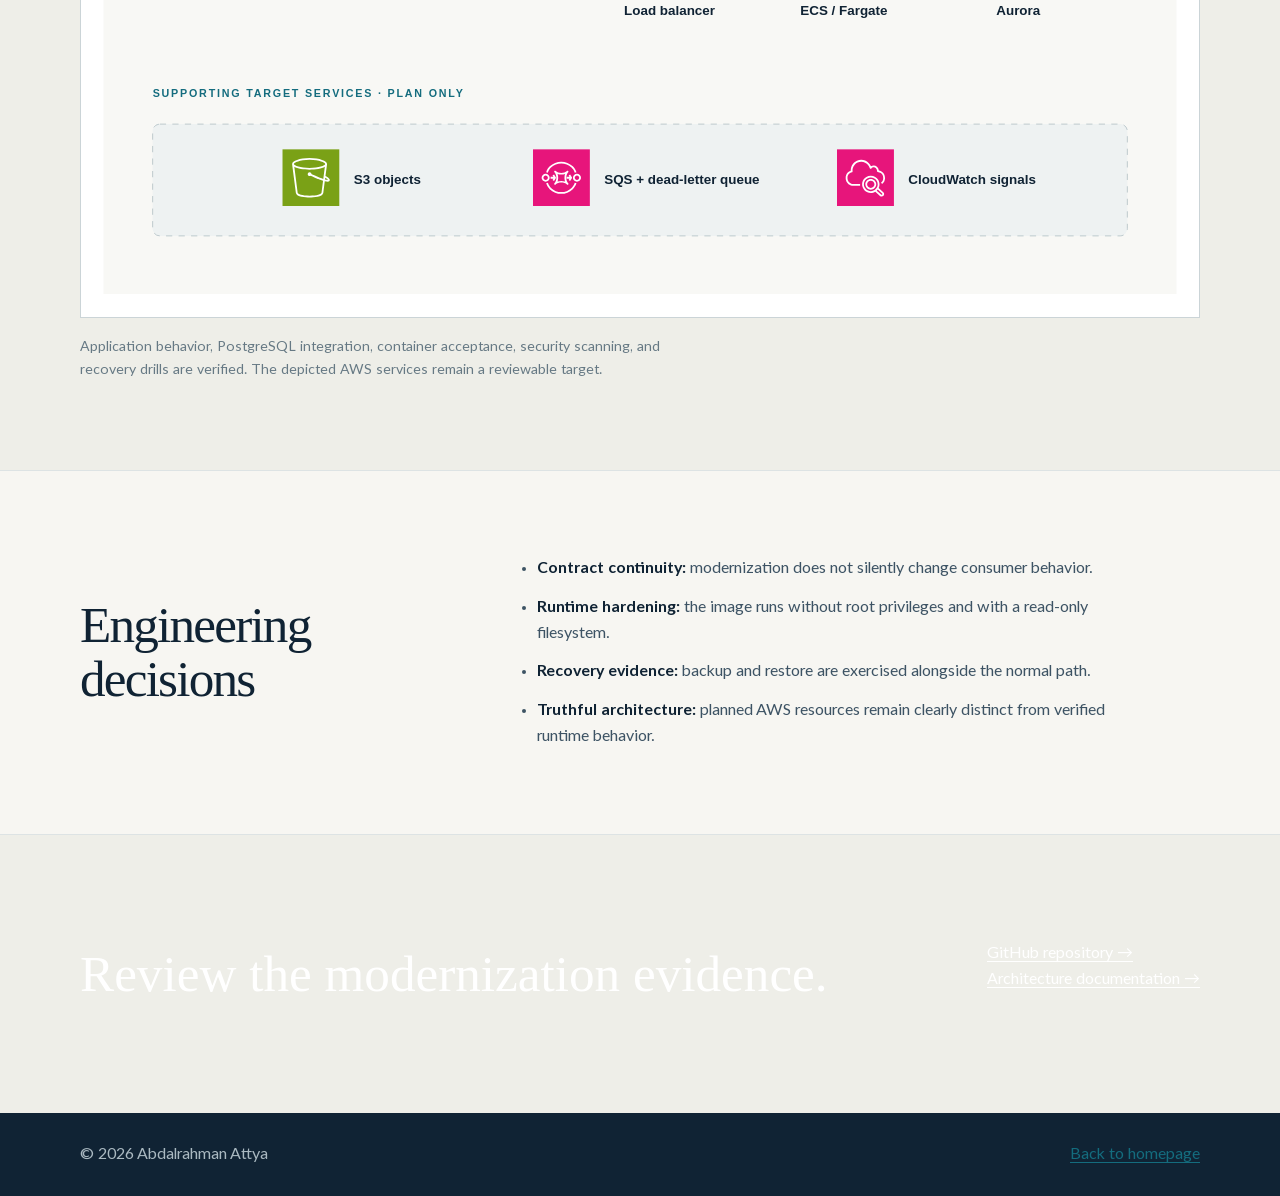
<file: work/legacy-modernization/index.html>
<!doctype html><html lang="en"><head><meta charset="utf-8"><meta name="viewport" content="width=device-width,initial-scale=1"><title>Legacy Application Modernization — Abdalrahman Attya</title><meta name="description" content="Evidence-led modernization of a Node.js service into a hardened container and reviewable AWS target."><link rel="canonical" href="https://abdalrahmanattya.github.io/work/legacy-modernization/"><link rel="icon" href="../../assets/aa-mark.svg" type="image/svg+xml"><link rel="stylesheet" href="../../styles.css"></head><body class="case-page"><a class="skip" href="#main">Skip to content</a><header class="site-header"><div class="wrap"><a class="brand" href="../../"><img class="brand-mark" src="../../assets/aa-mark.svg" alt="">Abdalrahman Attya</a><nav aria-label="Case study navigation"><a href="../../#work">Work</a><a href="../../#about">About</a><a href="../../#contact">Contact</a></nav></div></header><main id="main">
<header class="case-hero"><div class="wrap"><p class="breadcrumb"><a href="../../#work">Selected work</a> / Cloud modernization</p><p class="case-kicker">Node.js · Containers · AWS target</p><h1>Legacy Application Modernization</h1><p class="case-deck">A constrained order service modernized without losing its HTTP contract. The implementation adds secure container behavior, PostgreSQL integration, recovery evidence, and an explicit AWS target architecture.</p><dl class="case-facts"><div class="case-fact"><dt>Scope</dt><dd>Modernization waves 0–3</dd></div><div class="case-fact"><dt>Evidence</dt><dd>Local lifecycle and hosted CI verified</dd></div><div class="case-fact"><dt>Boundary</dt><dd>AWS Terraform target remains unapplied</dd></div></dl></div></header>
<section class="case-section"><div class="wrap case-grid"><h2>The modernization path</h2><div class="case-copy"><p>The original API contract remains stable while validation, idempotency, ownership, state transitions, and safe error envelopes become explicit. A non-root, read-only container packages the application with health and readiness boundaries.</p><p>Operational seams cover PostgreSQL, JWT identity, queues, object storage, telemetry, graceful shutdown, backup, restore, and recovery. Each claim is tied to repeatable evidence rather than the presence of a diagram alone.</p></div></div></section>
<section class="architecture"><div class="wrap"><div class="architecture-head"><div><p class="case-kicker">Architecture</p><h2>Preserve behavior, improve the operating model</h2></div><a href="../../assets/case-diagrams/legacy-modernization.svg">Open full-size SVG →</a></div><figure><div class="diagram-frame"><object data="../../assets/case-diagrams/legacy-modernization.svg" type="image/svg+xml" aria-label="Modernization path from preserved HTTP contract through a hardened container to a planned AWS architecture"><a href="../../assets/case-diagrams/legacy-modernization.svg">Open the legacy modernization architecture diagram</a></object></div><figcaption>Application behavior, PostgreSQL integration, container acceptance, security scanning, and recovery drills are verified. The depicted AWS services remain a reviewable target.</figcaption></figure></div></section>
<section class="case-section"><div class="wrap case-grid"><h2>Engineering decisions</h2><div class="case-copy"><ul><li><strong>Contract continuity:</strong> modernization does not silently change consumer behavior.</li><li><strong>Runtime hardening:</strong> the image runs without root privileges and with a read-only filesystem.</li><li><strong>Recovery evidence:</strong> backup and restore are exercised alongside the normal path.</li><li><strong>Truthful architecture:</strong> planned AWS resources remain clearly distinct from verified runtime behavior.</li></ul></div></div></section>
<section class="case-cta"><div class="wrap"><h2>Review the modernization evidence.</h2><p><a href="https://github.com/abdalrahmanattya/legacy-application-modernization">GitHub repository →</a><br><a href="https://github.com/abdalrahmanattya/legacy-application-modernization/blob/main/docs/architecture.md">Architecture documentation →</a></p></div></section></main><footer><div class="wrap"><span>© 2026 Abdalrahman Attya</span><a href="../../">Back to homepage</a></div></footer></body></html>
</file>
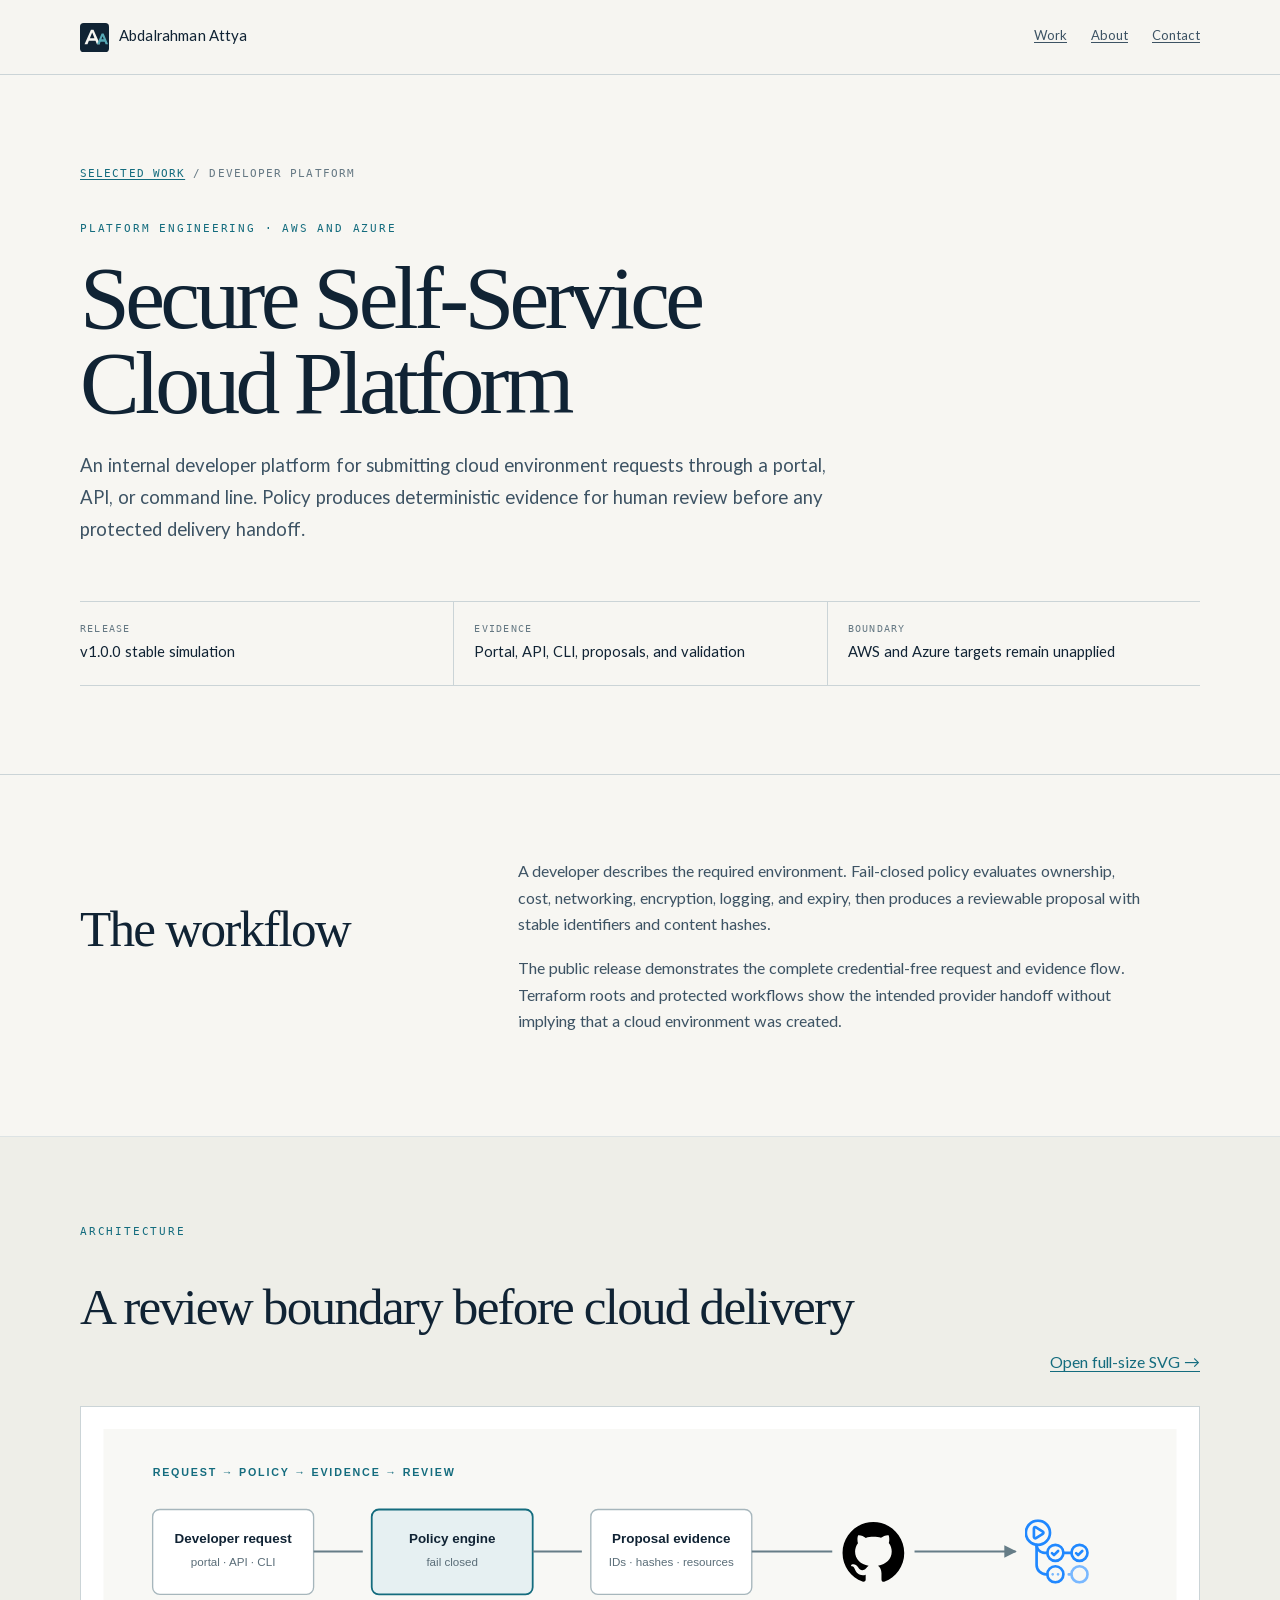
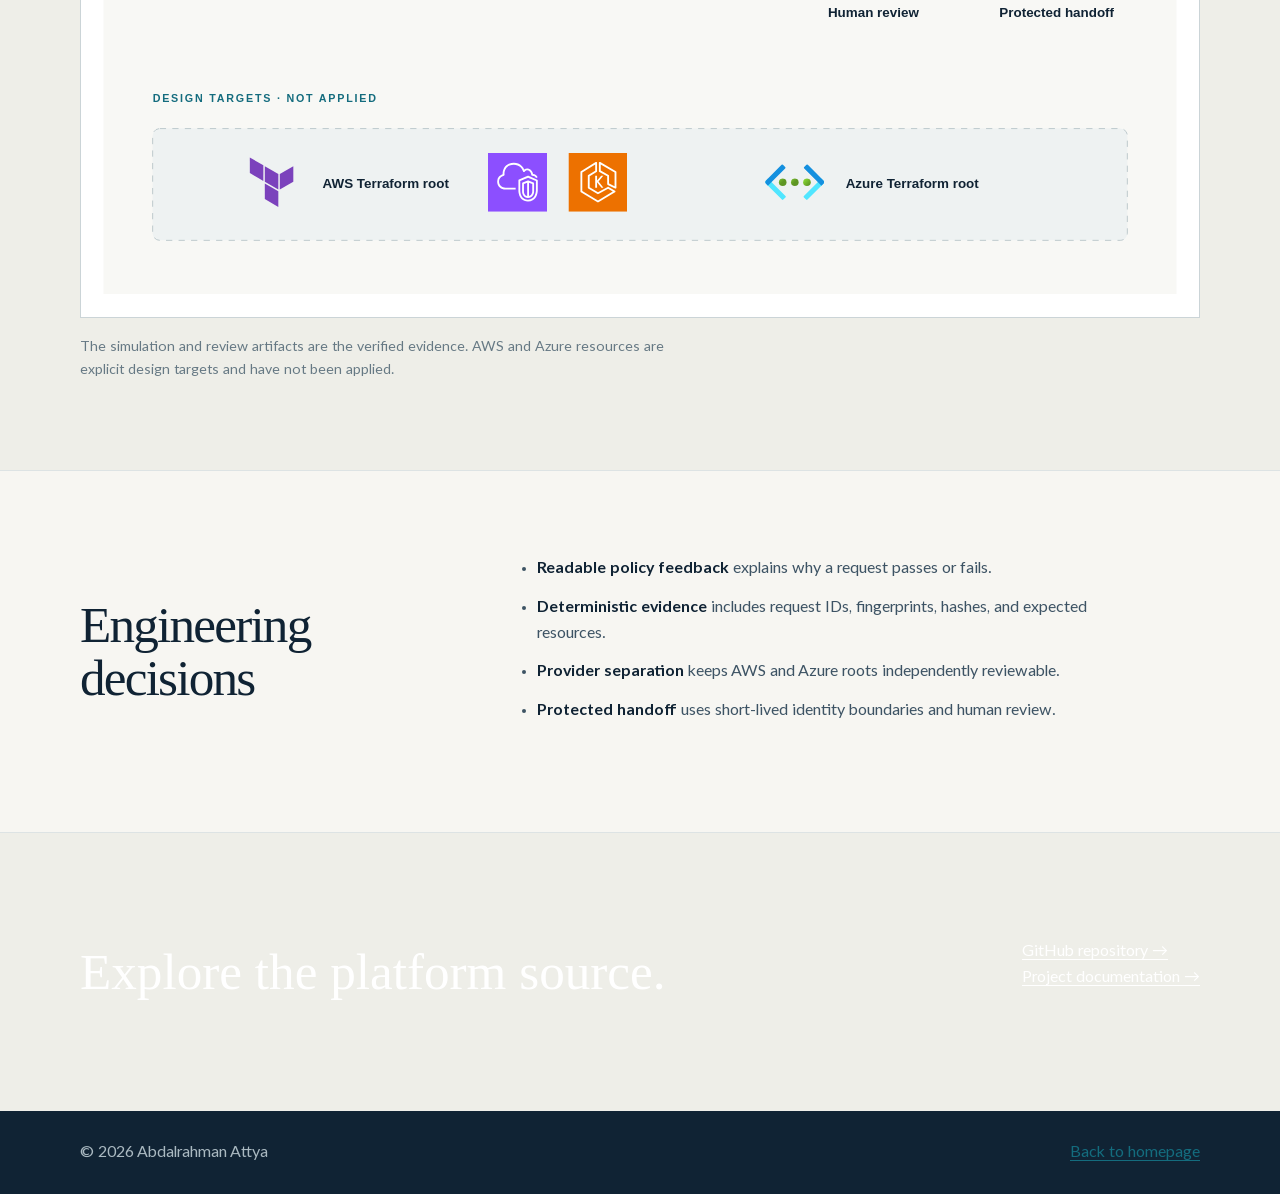
<file: work/self-service-platform/index.html>
<!doctype html><html lang="en"><head><meta charset="utf-8"><meta name="viewport" content="width=device-width,initial-scale=1"><title>Secure Self-Service Cloud Platform — Abdalrahman Attya</title><meta name="description" content="A policy-driven internal platform for reviewable AWS and Azure environment requests."><link rel="canonical" href="https://abdalrahmanattya.github.io/work/self-service-platform/"><link rel="icon" href="../../assets/aa-mark.svg" type="image/svg+xml"><link rel="stylesheet" href="../../styles.css"></head><body class="case-page"><a class="skip" href="#main">Skip to content</a><header class="site-header"><div class="wrap"><a class="brand" href="../../"><img class="brand-mark" src="../../assets/aa-mark.svg" alt="">Abdalrahman Attya</a><nav aria-label="Case study navigation"><a href="../../#work">Work</a><a href="../../#about">About</a><a href="../../#contact">Contact</a></nav></div></header><main id="main">
<header class="case-hero"><div class="wrap"><p class="breadcrumb"><a href="../../#work">Selected work</a> / Developer platform</p><p class="case-kicker">Platform engineering · AWS and Azure</p><h1>Secure Self-Service Cloud Platform</h1><p class="case-deck">An internal developer platform for submitting cloud environment requests through a portal, API, or command line. Policy produces deterministic evidence for human review before any protected delivery handoff.</p><dl class="case-facts"><div class="case-fact"><dt>Release</dt><dd>v1.0.0 stable simulation</dd></div><div class="case-fact"><dt>Evidence</dt><dd>Portal, API, CLI, proposals, and validation</dd></div><div class="case-fact"><dt>Boundary</dt><dd>AWS and Azure targets remain unapplied</dd></div></dl></div></header>
<section class="case-section"><div class="wrap case-grid"><h2>The workflow</h2><div class="case-copy"><p>A developer describes the required environment. Fail-closed policy evaluates ownership, cost, networking, encryption, logging, and expiry, then produces a reviewable proposal with stable identifiers and content hashes.</p><p>The public release demonstrates the complete credential-free request and evidence flow. Terraform roots and protected workflows show the intended provider handoff without implying that a cloud environment was created.</p></div></div></section>
<section class="architecture"><div class="wrap"><div class="architecture-head"><div><p class="case-kicker">Architecture</p><h2>A review boundary before cloud delivery</h2></div><a href="../../assets/case-diagrams/self-service.svg">Open full-size SVG →</a></div><figure><div class="diagram-frame"><object data="../../assets/case-diagrams/self-service.svg" type="image/svg+xml" aria-label="Policy-driven self-service workflow with deterministic evidence, human review, and unapplied AWS and Azure targets"><a href="../../assets/case-diagrams/self-service.svg">Open the self-service platform architecture diagram</a></object></div><figcaption>The simulation and review artifacts are the verified evidence. AWS and Azure resources are explicit design targets and have not been applied.</figcaption></figure></div></section>
<section class="case-section"><div class="wrap case-grid"><h2>Engineering decisions</h2><div class="case-copy"><ul><li><strong>Readable policy feedback</strong> explains why a request passes or fails.</li><li><strong>Deterministic evidence</strong> includes request IDs, fingerprints, hashes, and expected resources.</li><li><strong>Provider separation</strong> keeps AWS and Azure roots independently reviewable.</li><li><strong>Protected handoff</strong> uses short-lived identity boundaries and human review.</li></ul></div></div></section>
<section class="case-cta"><div class="wrap"><h2>Explore the platform source.</h2><p><a href="https://github.com/abdalrahmanattya/secure-self-service-cloud-platform">GitHub repository →</a><br><a href="https://abdalrahmanattya.github.io/secure-self-service-cloud-platform/">Project documentation →</a></p></div></section></main><footer><div class="wrap"><span>© 2026 Abdalrahman Attya</span><a href="../../">Back to homepage</a></div></footer></body></html>
</file>
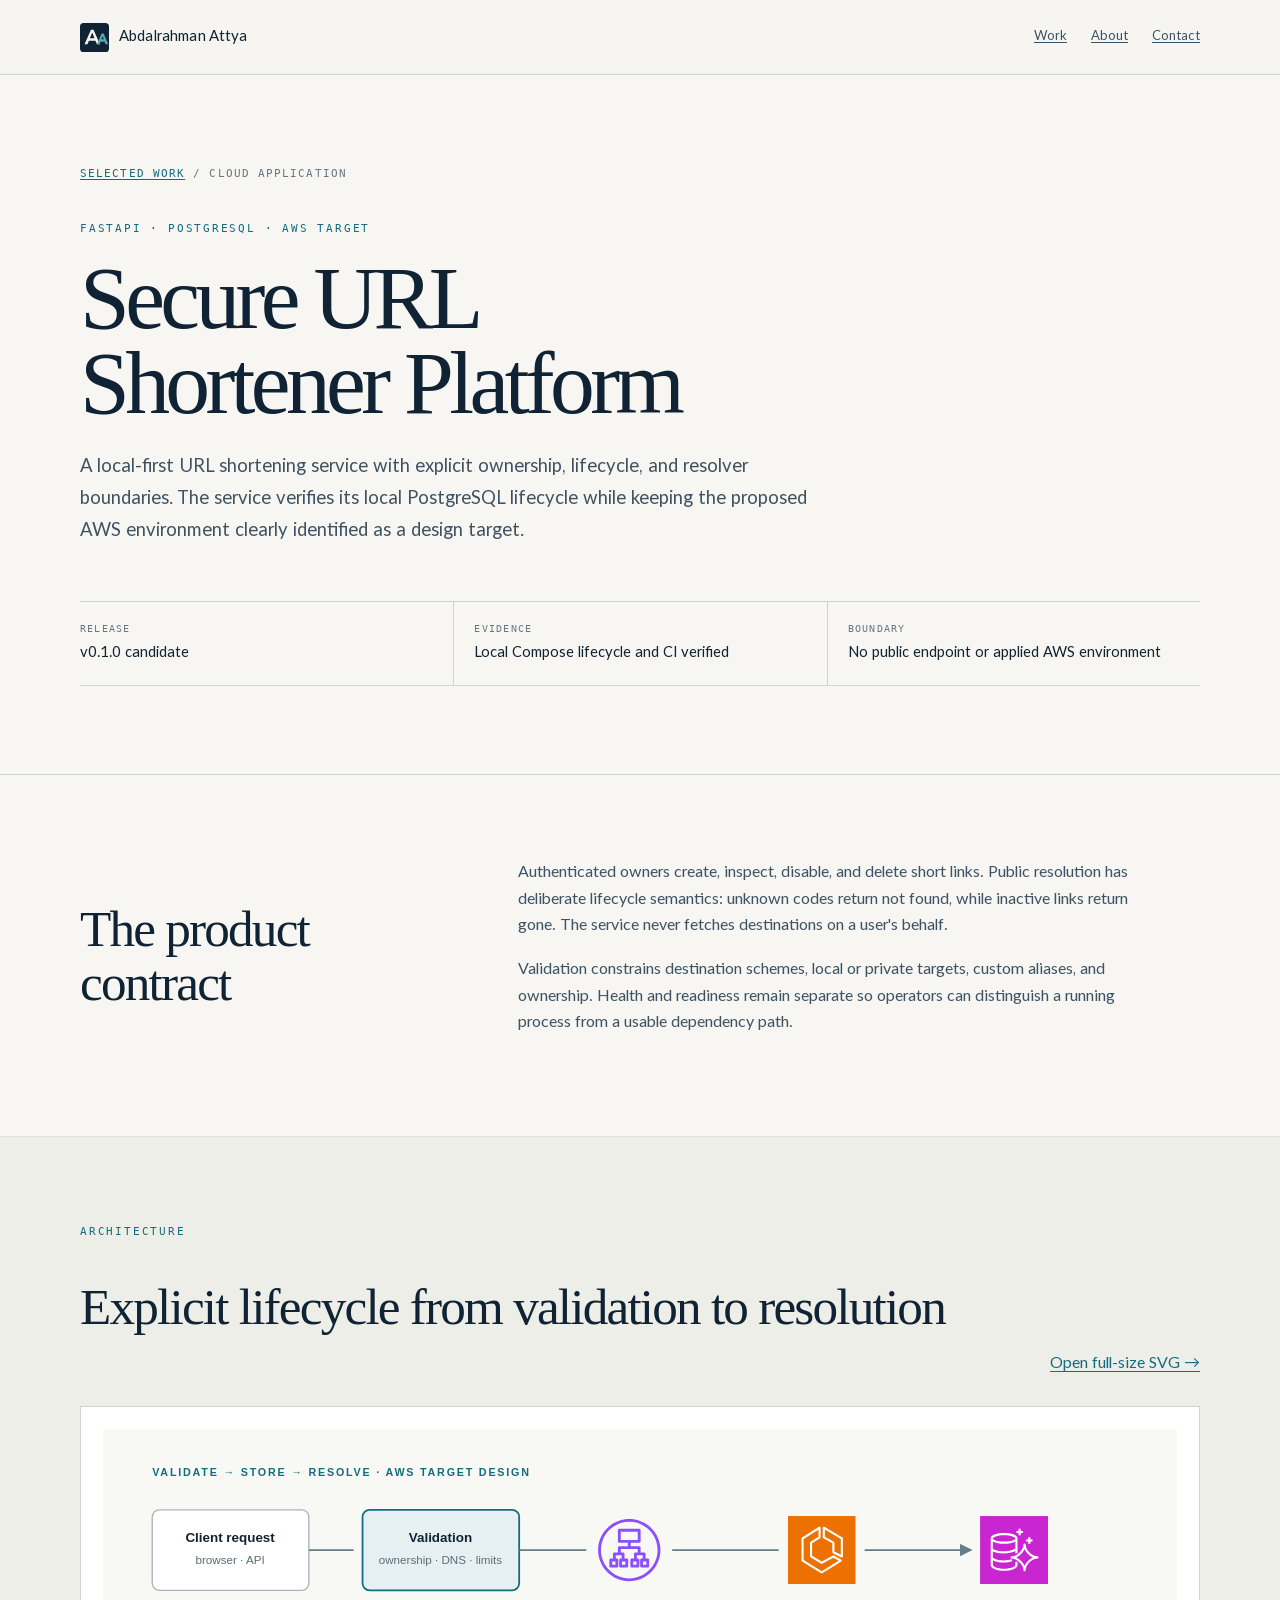
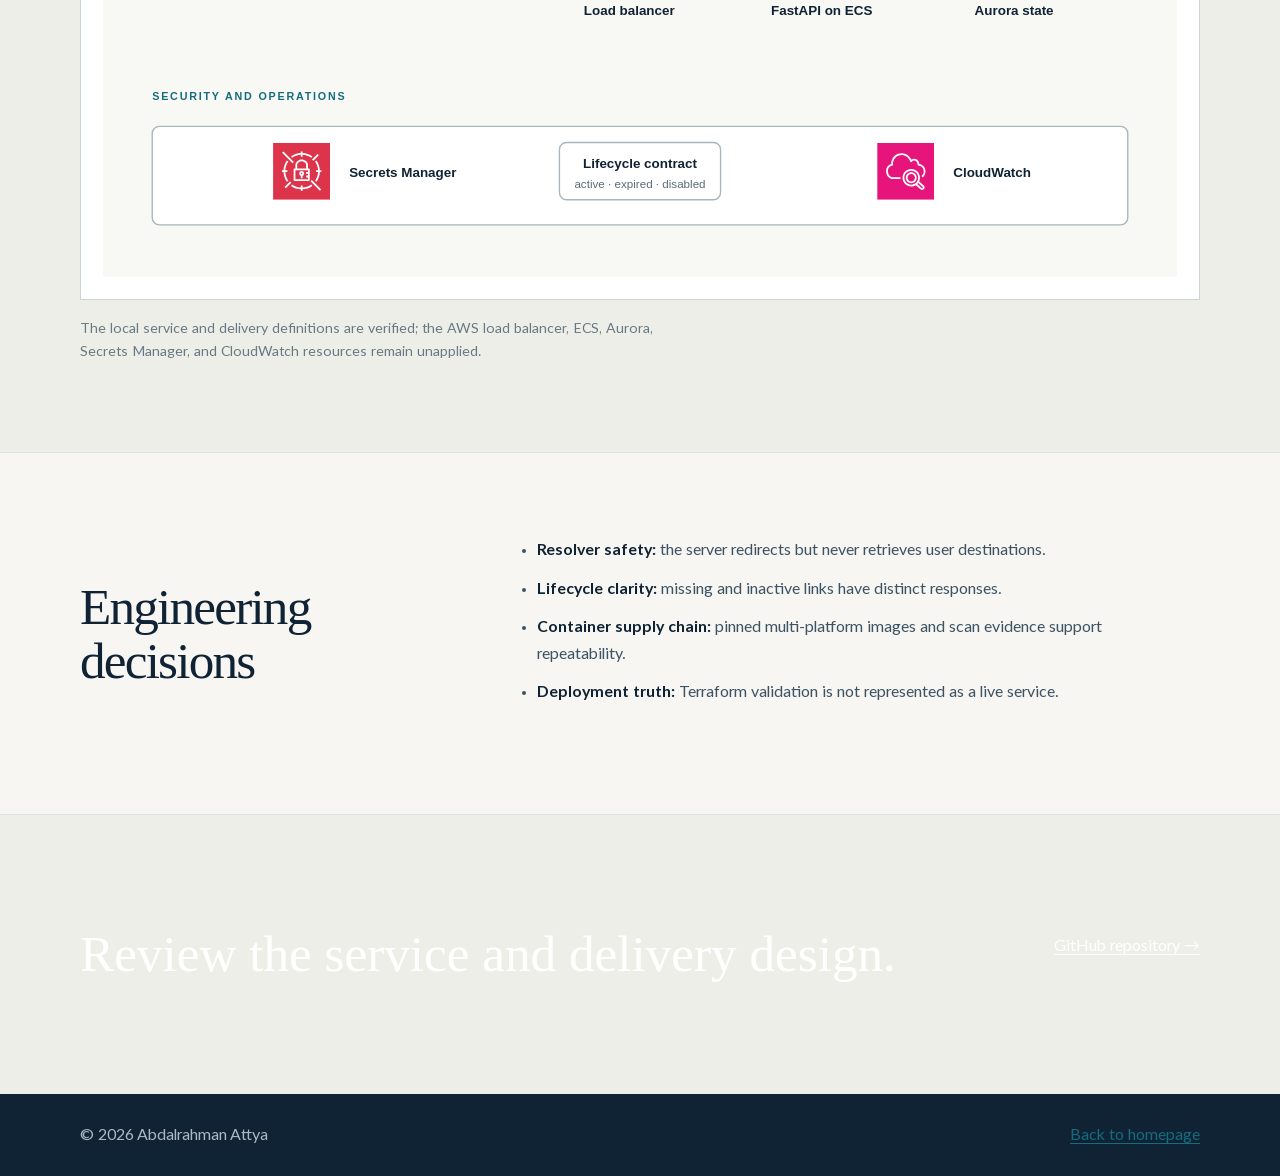
<file: work/url-shortener/index.html>
<!doctype html><html lang="en"><head><meta charset="utf-8"><meta name="viewport" content="width=device-width,initial-scale=1"><title>Secure URL Shortener Platform — Abdalrahman Attya</title><meta name="description" content="A local-first URL shortening service with explicit ownership, lifecycle, resolver, and AWS delivery boundaries."><link rel="canonical" href="https://abdalrahmanattya.github.io/work/url-shortener/"><link rel="icon" href="../../assets/aa-mark.svg" type="image/svg+xml"><link rel="stylesheet" href="../../styles.css"></head><body class="case-page"><a class="skip" href="#main">Skip to content</a><header class="site-header"><div class="wrap"><a class="brand" href="../../"><img class="brand-mark" src="../../assets/aa-mark.svg" alt="">Abdalrahman Attya</a><nav aria-label="Case study navigation"><a href="../../#work">Work</a><a href="../../#about">About</a><a href="../../#contact">Contact</a></nav></div></header><main id="main">
<header class="case-hero"><div class="wrap"><p class="breadcrumb"><a href="../../#work">Selected work</a> / Cloud application</p><p class="case-kicker">FastAPI · PostgreSQL · AWS target</p><h1>Secure URL Shortener Platform</h1><p class="case-deck">A local-first URL shortening service with explicit ownership, lifecycle, and resolver boundaries. The service verifies its local PostgreSQL lifecycle while keeping the proposed AWS environment clearly identified as a design target.</p><dl class="case-facts"><div class="case-fact"><dt>Release</dt><dd>v0.1.0 candidate</dd></div><div class="case-fact"><dt>Evidence</dt><dd>Local Compose lifecycle and CI verified</dd></div><div class="case-fact"><dt>Boundary</dt><dd>No public endpoint or applied AWS environment</dd></div></dl></div></header>
<section class="case-section"><div class="wrap case-grid"><h2>The product contract</h2><div class="case-copy"><p>Authenticated owners create, inspect, disable, and delete short links. Public resolution has deliberate lifecycle semantics: unknown codes return not found, while inactive links return gone. The service never fetches destinations on a user's behalf.</p><p>Validation constrains destination schemes, local or private targets, custom aliases, and ownership. Health and readiness remain separate so operators can distinguish a running process from a usable dependency path.</p></div></div></section>
<section class="architecture"><div class="wrap"><div class="architecture-head"><div><p class="case-kicker">Architecture</p><h2>Explicit lifecycle from validation to resolution</h2></div><a href="../../assets/case-diagrams/url-shortener.svg">Open full-size SVG →</a></div><figure><div class="diagram-frame"><object data="../../assets/case-diagrams/url-shortener.svg" type="image/svg+xml" aria-label="Secure URL shortening flow with validation, planned AWS application services, lifecycle state, secrets, and monitoring"><a href="../../assets/case-diagrams/url-shortener.svg">Open the URL shortener architecture diagram</a></object></div><figcaption>The local service and delivery definitions are verified; the AWS load balancer, ECS, Aurora, Secrets Manager, and CloudWatch resources remain unapplied.</figcaption></figure></div></section>
<section class="case-section"><div class="wrap case-grid"><h2>Engineering decisions</h2><div class="case-copy"><ul><li><strong>Resolver safety:</strong> the server redirects but never retrieves user destinations.</li><li><strong>Lifecycle clarity:</strong> missing and inactive links have distinct responses.</li><li><strong>Container supply chain:</strong> pinned multi-platform images and scan evidence support repeatability.</li><li><strong>Deployment truth:</strong> Terraform validation is not represented as a live service.</li></ul></div></div></section>
<section class="case-cta"><div class="wrap"><h2>Review the service and delivery design.</h2><p><a href="https://github.com/abdalrahmanattya/secure-url-shortener-platform">GitHub repository →</a></p></div></section></main><footer><div class="wrap"><span>© 2026 Abdalrahman Attya</span><a href="../../">Back to homepage</a></div></footer></body></html>
</file>
<file: styles.css>
@font-face { font-family: "Site Sans"; src: url("fonts/lato-400.woff2") format("woff2"); font-weight: 400; font-style: normal; font-display: swap; }
@font-face { font-family: "Site Sans"; src: url("fonts/lato-600.woff2") format("woff2"); font-weight: 600; font-style: normal; font-display: swap; }
@font-face { font-family: "Site Sans"; src: url("fonts/lato-700.woff2") format("woff2"); font-weight: 700; font-style: normal; font-display: swap; }
@font-face { font-family: "Site Mono"; src: url("fonts/dejavumono-400.woff2") format("woff2"); font-weight: 400; font-style: normal; font-display: swap; }

:root {
  --bg: #f7f6f2;
  --bg-2: #eeeee8;
  --panel: #ffffff;
  --panel-2: #f1f4f5;
  --txt: #102334;
  --txt-2: #3d5364;
  --txt-3: #667984;
  --line: #cbd4d7;
  --line-soft: #dde3e4;
  --accent: #146c7e;
  --accent-2: #dbecef;
  --radius: 4px;
  --maxw: 1180px;
  --mono: "Site Mono", ui-monospace, SFMono-Regular, Menlo, monospace;
  --sans: "Site Sans", -apple-system, BlinkMacSystemFont, "Segoe UI", sans-serif;
  --display: Georgia, "Times New Roman", serif;
}

*, *::before, *::after { box-sizing: border-box; }
html { scroll-padding-top: 74px; }
body {
  margin: 0;
  background: var(--bg);
  color: var(--txt);
  font-family: var(--sans);
  font-size: 16px;
  line-height: 1.65;
}
body::before { display: none; }
a { color: var(--accent); text-underline-offset: .18em; }
h1, h2, h3, h4 { color: var(--txt); text-wrap: balance; }
p { margin-top: 0; text-wrap: pretty; }
img { max-width: 100%; }
figure { margin: 0; }
.wrap { width: 100%; max-width: var(--maxw); margin-inline: auto; padding-inline: 30px; }
.skip { position: fixed; left: 12px; top: 10px; z-index: 1000; padding: 10px 14px; background: var(--txt); color: #fff; transform: translateY(-150%); }
.skip:focus { transform: translateY(0); }
:focus-visible { outline: 3px solid #56a8b5; outline-offset: 3px; }

.nav {
  background: rgba(247, 246, 242, .94);
  border-bottom: 1px solid var(--line);
  backdrop-filter: blur(18px);
}
.nav-inner { height: 74px; padding-inline: 30px; }
.brand { font-size: .94rem; letter-spacing: .01em; }
.brand-mark { width: 29px; height: 29px; border-radius: 0; }
.nav-links { gap: 30px; }
.nav-links a { color: var(--txt-2); font-size: .82rem; letter-spacing: .03em; }
.nav-links a.active { color: var(--accent); }
.nav-links a:not(.nav-cta)::after { bottom: -8px; height: 1px; }

.hero { padding: 104px 0 58px; border-bottom: 1px solid var(--line); }
.hero-copy { max-width: 970px; }
.byline { align-items: center; margin-bottom: 48px; }
.avatar { width: 76px; height: 76px; border: 0; box-shadow: 0 0 0 1px var(--line); }
.by-name { font-size: 1rem; letter-spacing: .01em; }
.by-role { color: var(--txt-3); font-size: .7rem; letter-spacing: .07em; text-transform: uppercase; }
.hero h1 {
  max-width: 950px;
  margin-bottom: 28px;
  color: var(--txt);
  font-family: var(--display);
  font-size: clamp(3.25rem, 6.7vw, 6.35rem);
  font-weight: 400;
  letter-spacing: -.052em;
  line-height: .94;
}
.hero h1 .accent { color: var(--accent); }
.hero p.lede { max-width: 66ch; color: var(--txt-2); font-size: 1.12rem; line-height: 1.72; }
.availability { color: var(--txt-3); letter-spacing: .06em; text-transform: uppercase; }
.dot { background: var(--accent); box-shadow: none; animation: none; }
.btn { border-radius: 2px; padding: 13px 22px; font-size: .88rem; }
.btn-primary { background: var(--txt); color: #fff; }
.btn-primary:hover { background: var(--accent); }
.btn-ghost { border-color: var(--txt); color: var(--txt); }
.btn-ghost:hover { background: var(--panel); border-color: var(--accent); color: var(--accent); }
.hero-utilities { margin-top: 18px; font-size: .67rem; letter-spacing: .09em; text-transform: uppercase; }
.proof-strip { max-width: none; margin-top: 74px; border-color: var(--line); align-items: stretch; }
.proof-signal { min-width: 0; padding-block: 25px; }
.proof-heading {
  color: var(--txt);
  font-family: var(--display);
  font-size: clamp(1.55rem, 2.3vw, 2.15rem);
  font-weight: 400;
  letter-spacing: -.025em;
  line-height: 1.08;
}
.proof-copy { max-width: 31ch; margin-top: 14px; color: var(--txt-2); font-size: .86rem; line-height: 1.55; }
.proof-link { padding-top: 20px; color: var(--accent); font-size: .66rem; font-weight: 700; letter-spacing: .08em; }
.logos { margin-top: 0; padding-top: 28px; border-top: 0; }
.logos-label { color: var(--txt-3); }
.client {
  min-height: 64px;
  border-radius: 0;
  background: transparent;
  color: var(--txt-2);
  font-family: var(--sans);
  font-size: .82rem;
  font-weight: 600;
  letter-spacing: .01em;
}
section { padding: 112px 0; scroll-margin-top: 74px; }
section:nth-of-type(even) { background: var(--bg-2); border-color: var(--line-soft); }
.eyebrow { margin-bottom: 18px; color: var(--accent); font-size: .67rem; letter-spacing: .19em; }
.eyebrow::before { width: 34px; background: var(--accent); }
.sec-title {
  max-width: 18ch;
  margin-bottom: 20px;
  font-family: var(--display);
  font-size: clamp(2.45rem, 5vw, 4.6rem);
  font-weight: 400;
  letter-spacing: -.04em;
}
.sec-lead { max-width: 68ch; margin-bottom: 55px; color: var(--txt-2); font-size: 1.06rem; }

.case-group-head { align-items: start; margin-bottom: 30px; }
.case-group-head h3 { font-family: var(--display); font-size: 1.65rem; font-weight: 400; }
.case-group-head p { color: var(--txt-3); }
.case-group + .case-group { margin-top: 86px; padding-top: 54px; border-color: var(--line); }
.project-link-grid {
  display: grid;
  grid-template-columns: repeat(2, minmax(0, 1fr));
  gap: 1px;
  overflow: hidden;
  border: 1px solid var(--line);
  background: var(--line);
}
.project-link {
  min-height: 205px;
  padding: 30px;
  display: flex;
  flex-direction: column;
  align-items: flex-start;
  background: var(--panel);
  color: var(--txt);
  text-decoration: none;
  transition: background .2s ease, color .2s ease;
}
.project-link:hover { background: #eef5f5; text-decoration: none; }
.project-link.featured { grid-column: 1 / -1; min-height: 265px; background: var(--txt); color: #fff; }
.project-link.featured:hover { background: #173649; }
.project-link .t-org { color: var(--accent); font: .67rem var(--mono); letter-spacing: .13em; text-transform: uppercase; }
.project-link.featured .t-org { color: #88c9d4; }
.project-link .t-name {
  max-width: 18ch;
  margin-top: 18px;
  font-family: var(--display);
  font-size: clamp(1.65rem, 3vw, 2.45rem);
  font-weight: 400;
  letter-spacing: -.025em;
  line-height: 1.1;
}
.project-link.featured .t-name { max-width: 15ch; font-size: clamp(2.4rem, 5vw, 4.5rem); }
.project-arrow { margin-top: auto; padding-top: 24px; color: var(--accent); font-size: .78rem; font-weight: 700; letter-spacing: .04em; text-transform: uppercase; }
.project-link.featured .project-arrow { color: #fff; }
.project-link-grid + .panels { display: none !important; }
.professional-links { grid-template-columns: repeat(3, minmax(0, 1fr)); }
.professional-links .project-link { min-height: 230px; }

.cards { grid-template-columns: repeat(2, minmax(0, 1fr)); gap: 1px; border: 1px solid var(--line); background: var(--line); }
.card {
  position: relative;
  min-height: 215px;
  padding: 30px 34px 30px 72px;
  border: 0;
  border-radius: 0;
  background: var(--panel);
  box-shadow: none;
}
.card:hover { background: #f2f5f4; border-color: transparent; transform: none; }
.card::before {
  content: counter(capability, decimal-leading-zero);
  position: absolute;
  left: 30px;
  top: 34px;
  color: var(--accent);
  font: .68rem var(--mono);
  letter-spacing: .1em;
}
.cards { counter-reset: capability; }
.card { counter-increment: capability; }
.card .ico { display: none; }
.card h3 { font-family: var(--display); font-size: 1.45rem; font-weight: 400; }
.card p { color: var(--txt-2); }

.about-grid { grid-template-columns: minmax(0, 1.55fr) minmax(280px, .65fr); gap: 80px; }
.about-copy { gap: 26px; }
.about-block { color: var(--txt-2); font-size: 1.05rem; }
.about-block strong { color: var(--txt); }
.principles { gap: 22px; }
.principles li { border-color: var(--line); }
.facts, .skill, .edu, .cert-feat {
  border-color: var(--line);
  border-radius: 2px;
  background: var(--panel);
  box-shadow: none;
}
.fact { border-color: var(--line-soft); }
.tl { border-top: 1px solid var(--line); }
.tl-item { border-color: var(--line); padding-block: 30px; }
.tl-item::before { background: var(--accent); }
.tl-role { font-family: var(--display); font-size: 1.22rem; font-weight: 400; }
.tl-note { color: var(--txt-2); }
.tl-item.earlier { border-color: var(--line); background: transparent; }

.cert-feature { gap: 1px; border: 1px solid var(--line); background: var(--line); }
.cert-feat { border: 0; border-radius: 0; }
.cert-feat:hover { background: #f2f5f4; transform: none; }
.cert { border-radius: 2px; }
.cert:hover { background: var(--panel); border-color: var(--line); }
.logo-grid { grid-template-columns: repeat(auto-fit, minmax(150px, 1fr)); gap: 1px; border: 1px solid var(--line); background: var(--line); }
.logo { min-height: 72px; display: grid; place-items: center; border: 0; border-radius: 0; background: var(--panel); padding: 16px; }
.logo:hover { background: #f2f5f4; transform: none; }
.logo svg { display: none; }
.logo .nm { color: var(--txt-2); font-family: var(--sans); font-size: .82rem; font-weight: 700; }
.skill-grid { gap: 1px; border: 1px solid var(--line); background: var(--line); }
.skill { border: 0; border-radius: 0; padding: 30px; }
.skill h3 { color: var(--accent); }
.chip { border-color: var(--line); border-radius: 2px; background: var(--bg); color: var(--txt-2); }

.contact { background: var(--txt) !important; color: #fff; }
.contact .eyebrow, .contact .sec-title { color: #fff; }
.contact .sec-lead { color: #c7d1d7; }
.cc { border-color: #48606e; border-radius: 2px; background: #173044; color: #fff; }
.cc-primary { background: #fff; color: var(--txt); }
.contact-utilities a, .phone-row a { border-color: #48606e; color: #dce4e8; }
footer { border-color: #243d4b; background: var(--txt); color: #aab9c1; }
.foot a { color: #cbd7dc; }

@media (max-width: 760px) {
  .wrap { padding-inline: 22px; }
  .nav-inner { padding-inline: 22px; }
  .nav-links { background: var(--bg); }
  .hero { padding-top: 62px; }
  .hero h1 { font-size: clamp(3rem, 14vw, 4.5rem); }
  .byline { align-items: flex-start; }
  .byline > div { min-width: 0; }
  .by-role { overflow-wrap: anywhere; }
  section { padding-block: 78px; }
  .project-link-grid, .professional-links, .cards { grid-template-columns: 1fr; }
  .project-link.featured { grid-column: auto; }
  .project-link, .project-link.featured { min-height: 200px; }
  .about-grid { grid-template-columns: 1fr; gap: 48px; }
  .skill-grid { grid-template-columns: 1fr; }
  .card { min-height: 0; padding: 26px 24px 26px 62px; }
}

@media (prefers-reduced-motion: reduce) {
  *, *::before, *::after { scroll-behavior: auto !important; transition: none !important; animation: none !important; }
}

@media print {
  body { background: #fff; color: #000; }
  .project-link-grid { display: block; border: 0; }
  .project-link { min-height: 0; border-bottom: 1px solid #bbb; }
}

/* Not-found page */
.not-found { min-height: 100vh; display: grid; place-items: center; padding: 24px; text-align: center; }
.not-found main { max-width: 620px; }
.not-found .mark { width: 52px; height: 52px; margin: 0 auto 30px; display: block; }
.not-found .code { color: var(--accent); font: .72rem var(--mono); letter-spacing: .2em; text-transform: uppercase; }
.not-found h1 { margin: 18px 0 12px; font: 400 clamp(3rem, 8vw, 5.5rem)/.95 var(--display); letter-spacing: -.05em; }
.not-found p { margin: 0 0 34px; color: var(--txt-2); }
.not-found a { display: inline-block; padding: 12px 22px; background: var(--txt); color: #fff; text-decoration: none; }

/* Dedicated case studies */
.case-page { background: var(--bg); }
.case-page .site-header { border-bottom: 1px solid var(--line); background: rgba(247,246,242,.94); }
.case-page .site-header .wrap { height: 74px; display: flex; align-items: center; justify-content: space-between; gap: 24px; }
.case-page .site-header .brand { display: flex; align-items: center; gap: 10px; color: var(--txt); text-decoration: none; }
.case-page .site-header nav { display: flex; gap: 24px; font-size: .82rem; }
.case-page .site-header nav a { color: var(--txt-2); }
.case-hero { padding: 92px 0 72px; border-bottom: 1px solid var(--line); }
.breadcrumb { margin-bottom: 42px; color: var(--txt-3); font: .68rem var(--mono); letter-spacing: .1em; text-transform: uppercase; }
.breadcrumb a { color: var(--accent); }
.case-kicker { color: var(--accent); font: .7rem var(--mono); letter-spacing: .16em; text-transform: uppercase; }
.case-hero h1 { max-width: 14ch; margin: 20px 0 26px; font: 400 clamp(3.1rem, 7vw, 6.2rem)/.95 var(--display); letter-spacing: -.052em; }
.case-deck { max-width: 68ch; color: var(--txt-2); font-size: 1.16rem; line-height: 1.72; }
.case-facts { display: grid; grid-template-columns: repeat(3, minmax(0, 1fr)); margin-top: 54px; border-block: 1px solid var(--line); }
.case-fact { padding: 20px 20px 20px 0; }
.case-fact + .case-fact { padding-left: 20px; border-left: 1px solid var(--line); }
.case-fact dt { color: var(--txt-3); font: .65rem var(--mono); letter-spacing: .12em; text-transform: uppercase; }
.case-fact dd { margin: 7px 0 0; color: var(--txt); font-size: .92rem; }
.case-section { padding: 84px 0; border-bottom: 1px solid var(--line-soft); }
.case-section .case-grid { display: grid; grid-template-columns: minmax(220px, .7fr) minmax(0, 1.3fr); gap: 70px; }
.case-section h2 { font: 400 clamp(2rem, 4vw, 3.3rem)/1.05 var(--display); letter-spacing: -.035em; }
.case-copy { max-width: 70ch; color: var(--txt-2); }
.case-copy p + p { margin-top: 18px; }
.case-copy ul { margin: 0; padding-left: 1.2rem; }
.case-copy li + li { margin-top: 12px; }
.case-copy strong { color: var(--txt); }
.architecture { padding: 88px 0; background: #e9eeef; border-bottom: 1px solid var(--line); }
.architecture-head { display: flex; align-items: end; justify-content: space-between; gap: 24px; margin-bottom: 30px; }
.architecture h2 { font: 400 clamp(2.2rem, 4vw, 3.5rem)/1.05 var(--display); letter-spacing: -.035em; }
.diagram-frame { padding: 22px; overflow: auto; border: 1px solid var(--line); background: #fff; }
.diagram-frame img, .diagram-frame object { display: block; width: 100%; min-width: 760px; height: auto; }
.diagram-actions { display: flex; flex-wrap: wrap; gap: 16px; margin-top: 16px; font-size: .78rem; }
.architecture figcaption { max-width: 78ch; margin-top: 18px; color: var(--txt-3); font-size: .88rem; }
.case-cta { padding: 70px 0; background: var(--txt); color: #fff; }
.case-cta .wrap { display: flex; align-items: center; justify-content: space-between; gap: 30px; }
.case-cta h2 { color: #fff; font: 400 clamp(2rem, 4vw, 3.2rem)/1.05 var(--display); }
.case-cta a { color: #fff; }
.case-page footer { padding: 28px 0; }
.case-page footer .wrap { display: flex; justify-content: space-between; gap: 20px; flex-wrap: wrap; }

@media (max-width: 760px) {
  .case-page .site-header nav { display: none; }
  .case-hero { padding-block: 58px 52px; }
  .breadcrumb { margin-bottom: 30px; }
  .case-hero h1 { font-size: clamp(3rem, 15vw, 4.5rem); }
  .case-facts { grid-template-columns: 1fr; }
  .case-fact + .case-fact { padding-left: 0; border-left: 0; border-top: 1px solid var(--line); }
  .case-section .case-grid { grid-template-columns: 1fr; gap: 28px; }
  .architecture-head, .case-cta .wrap { align-items: flex-start; flex-direction: column; }
  .diagram-frame { margin-inline: -22px; border-inline: 0; }
}
</file>
